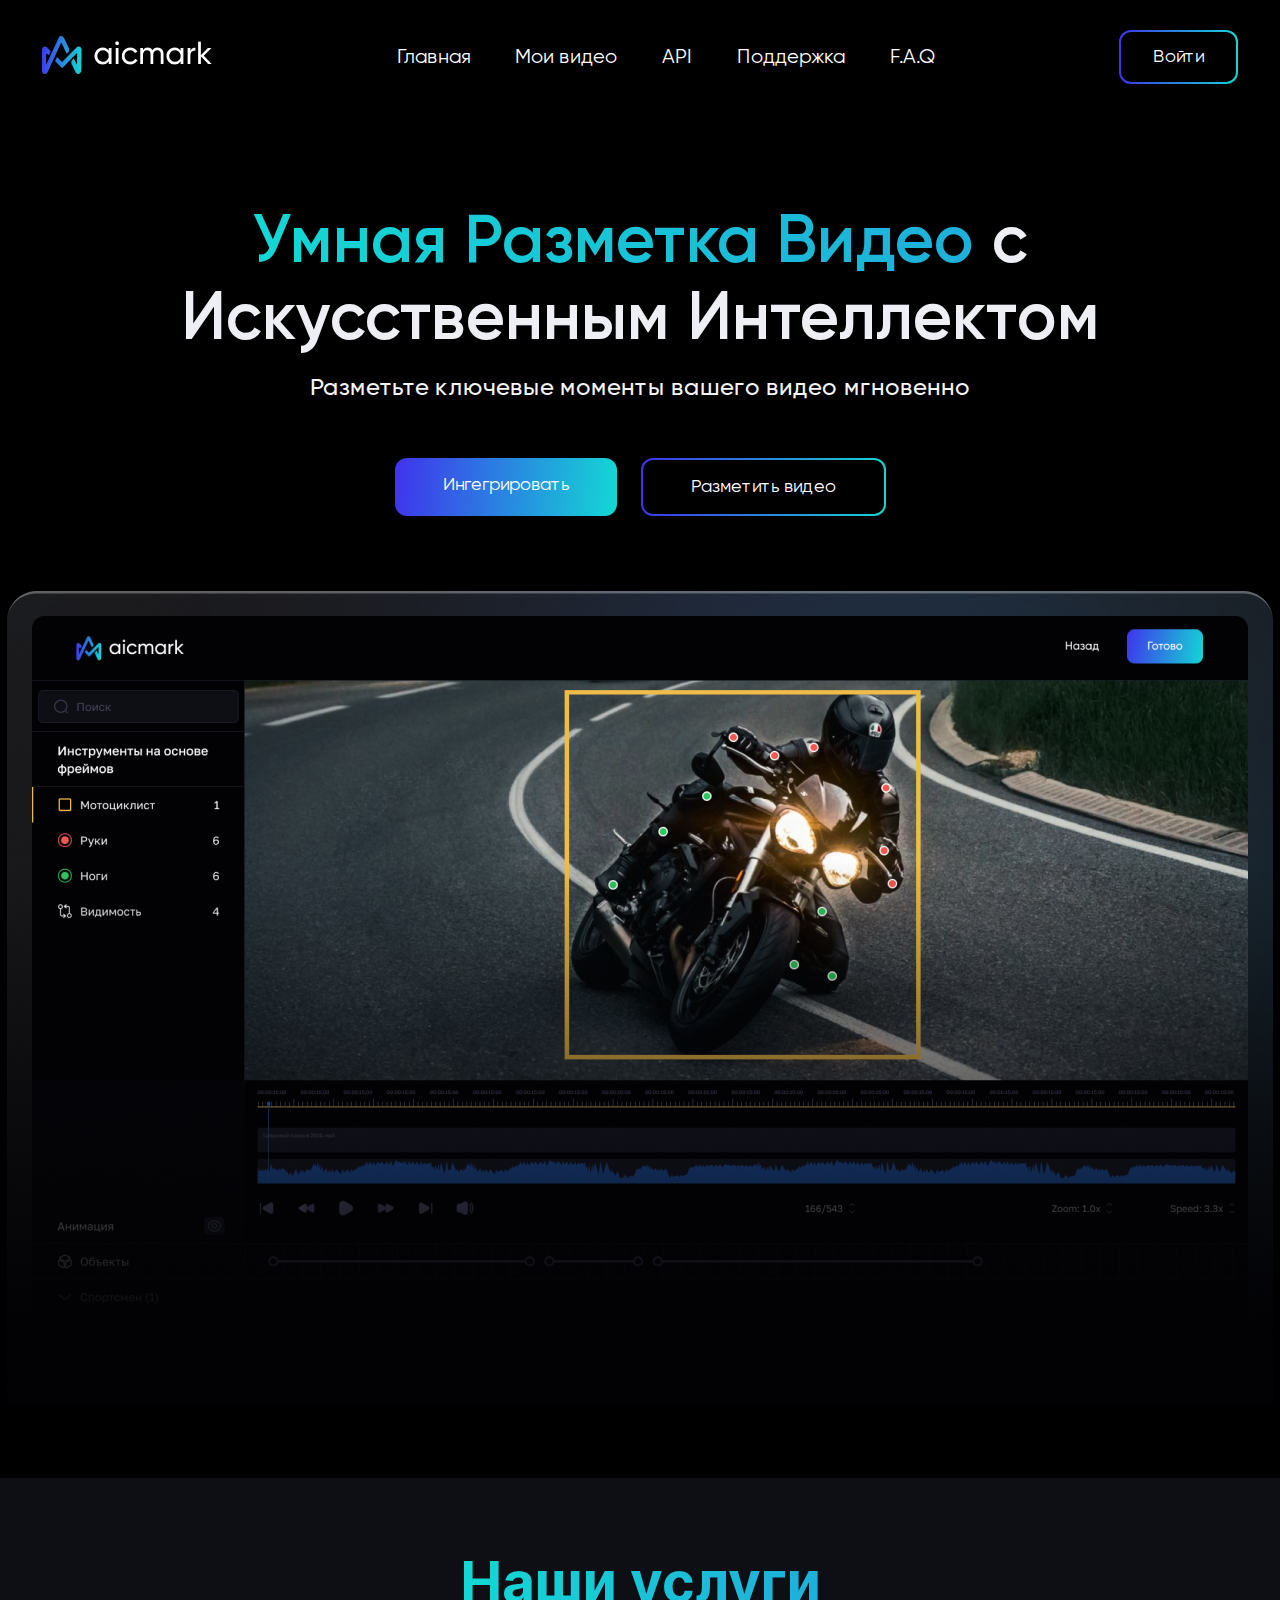
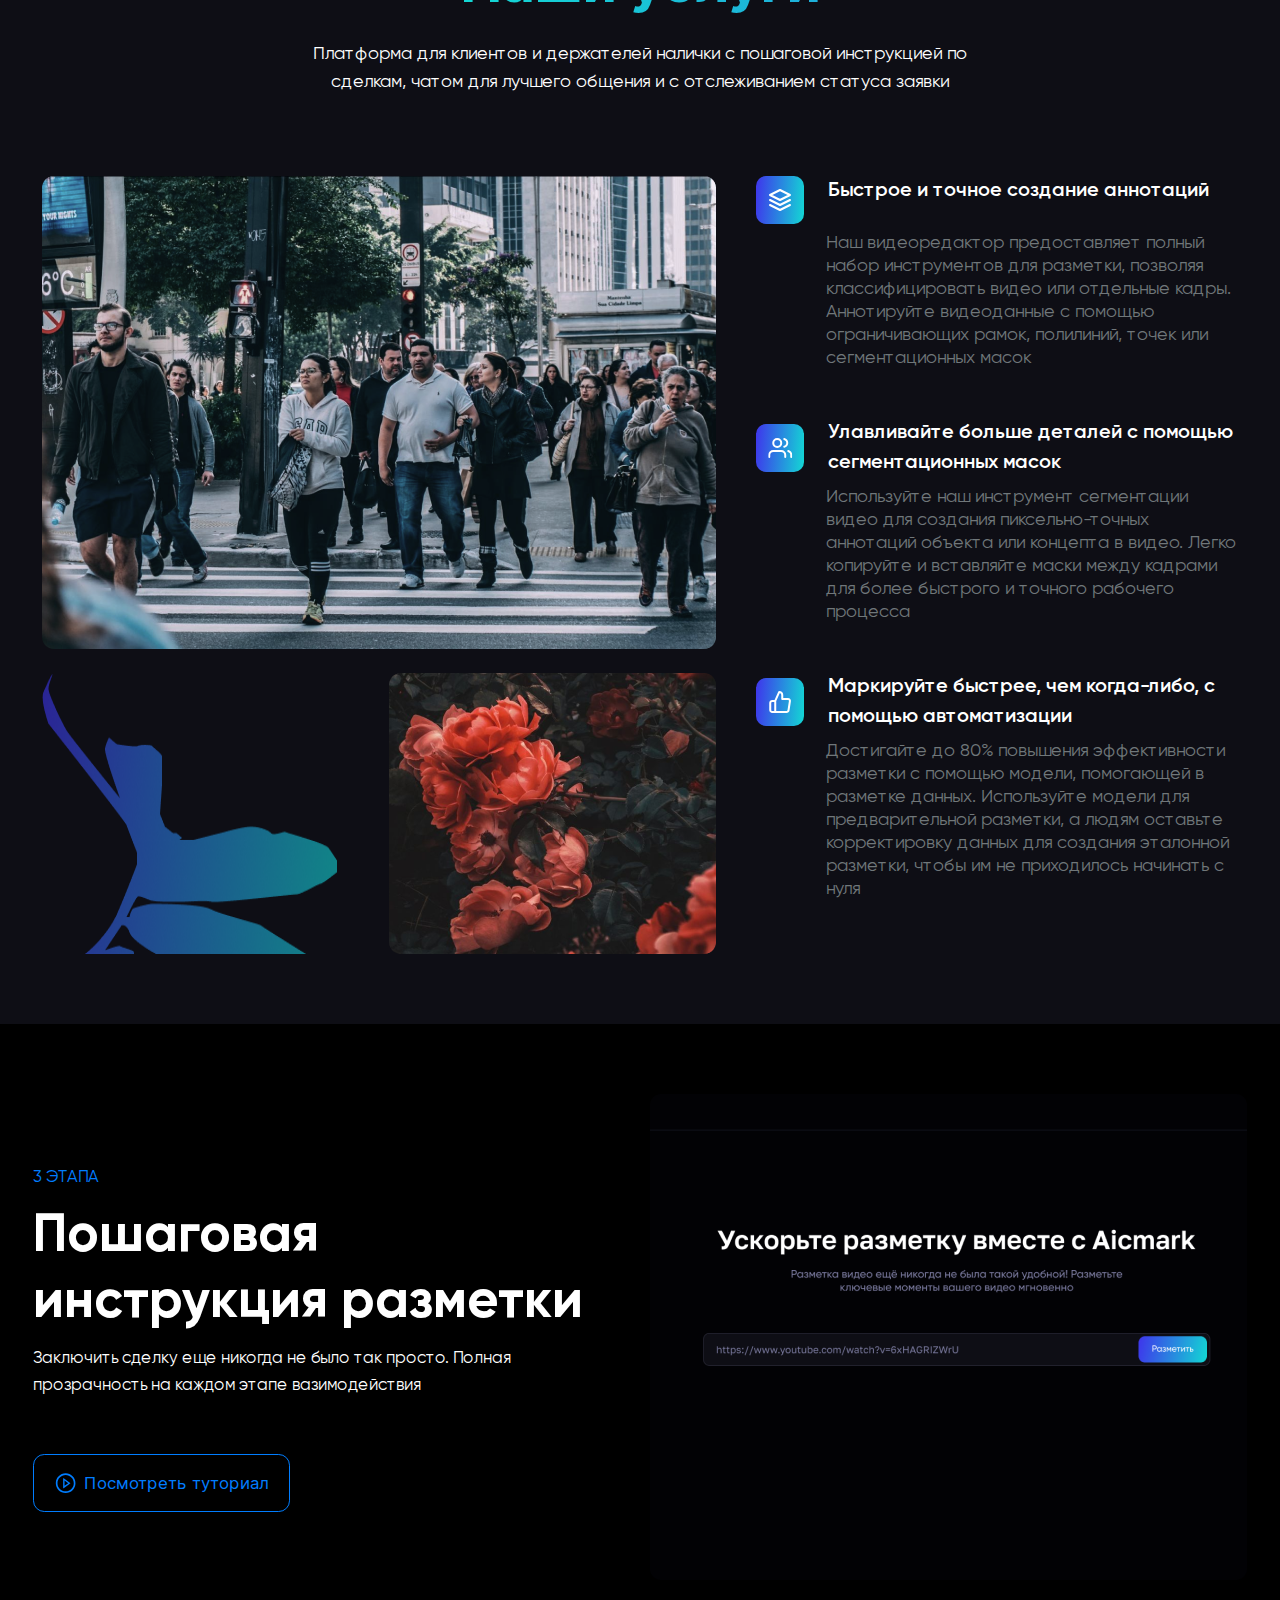
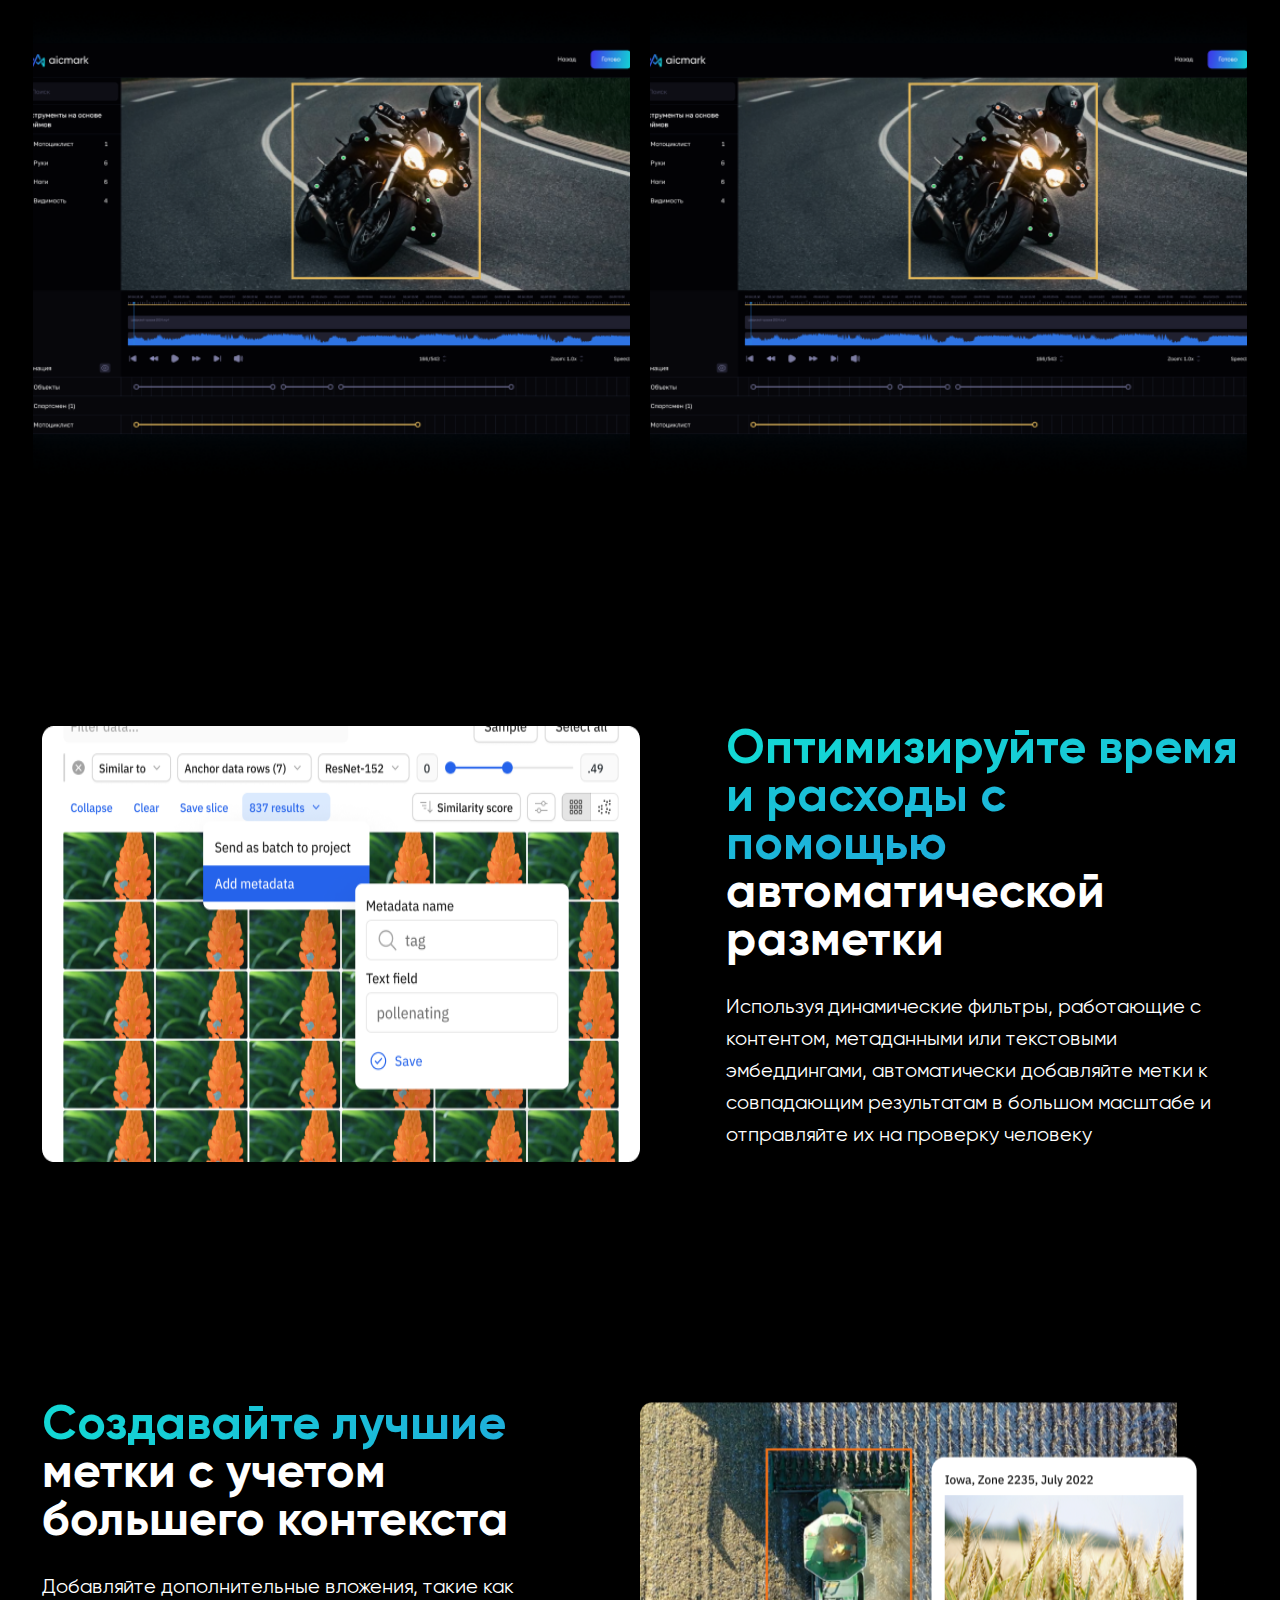
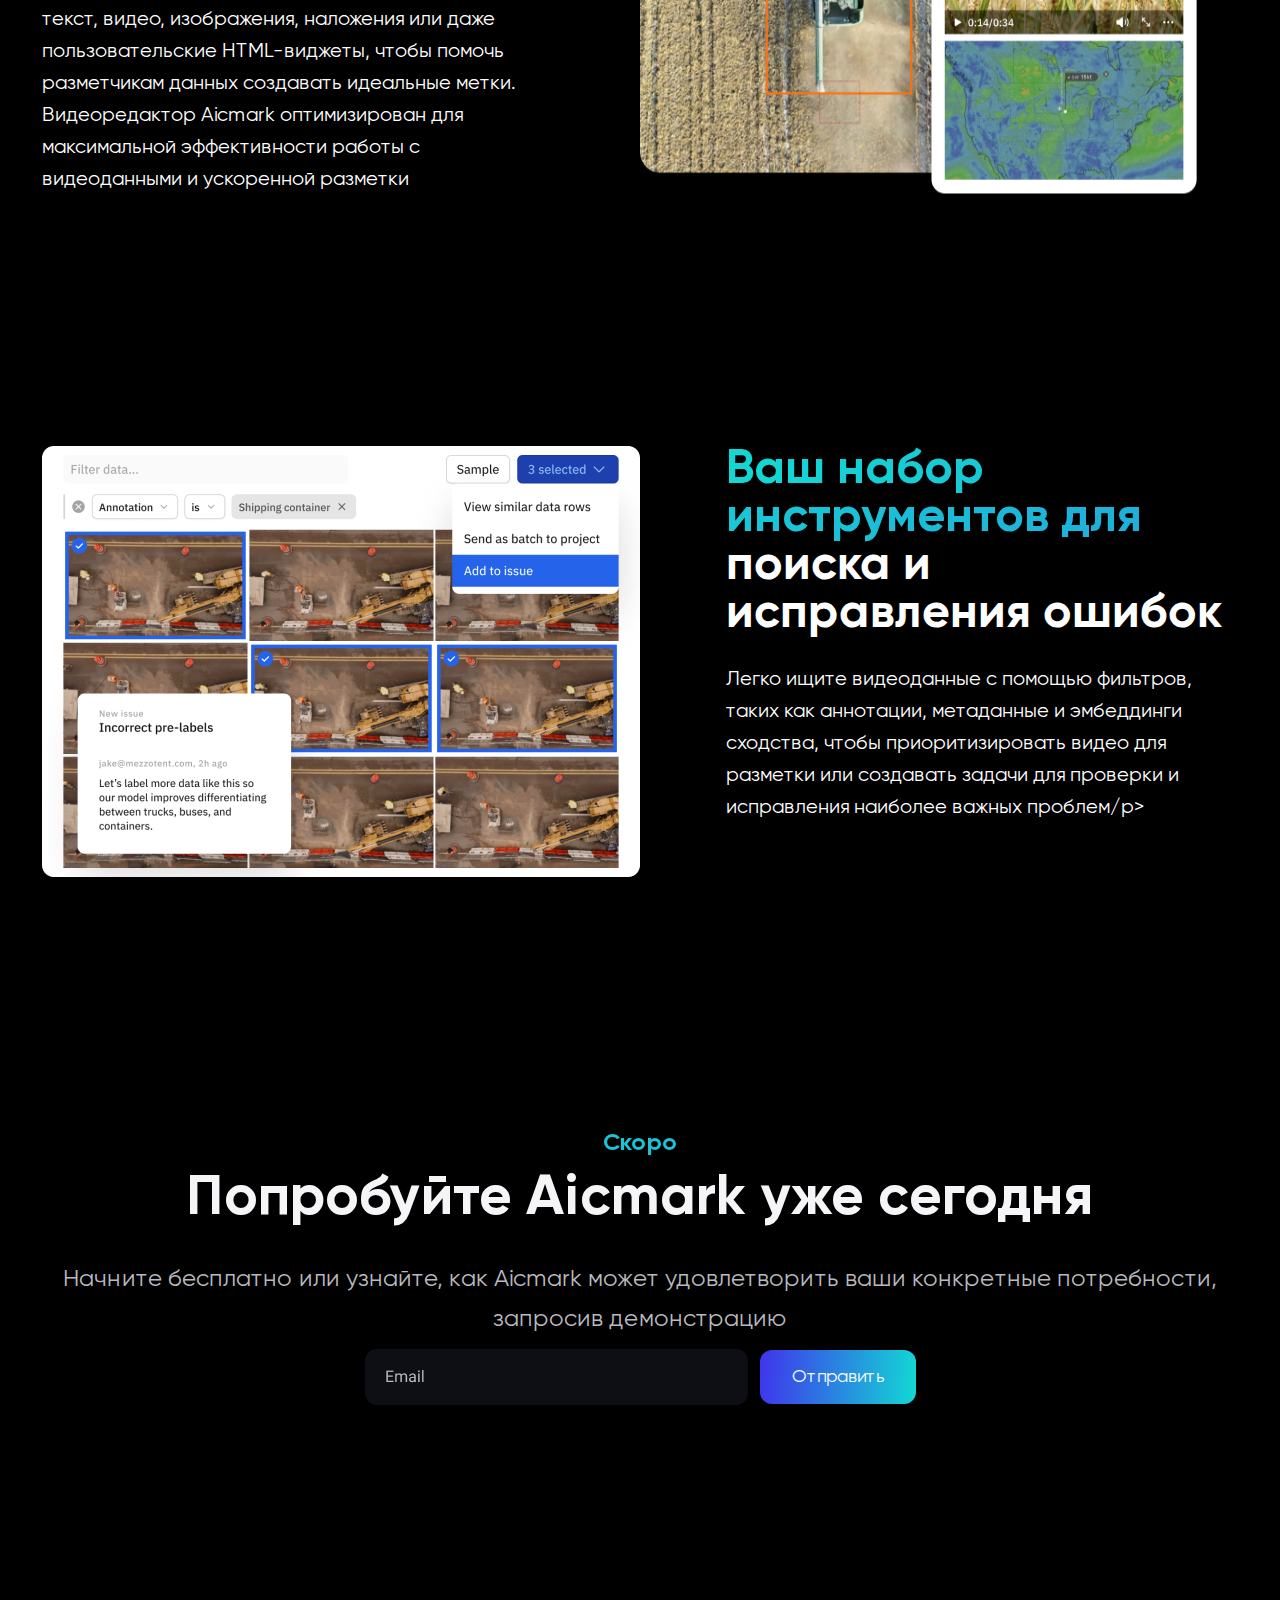
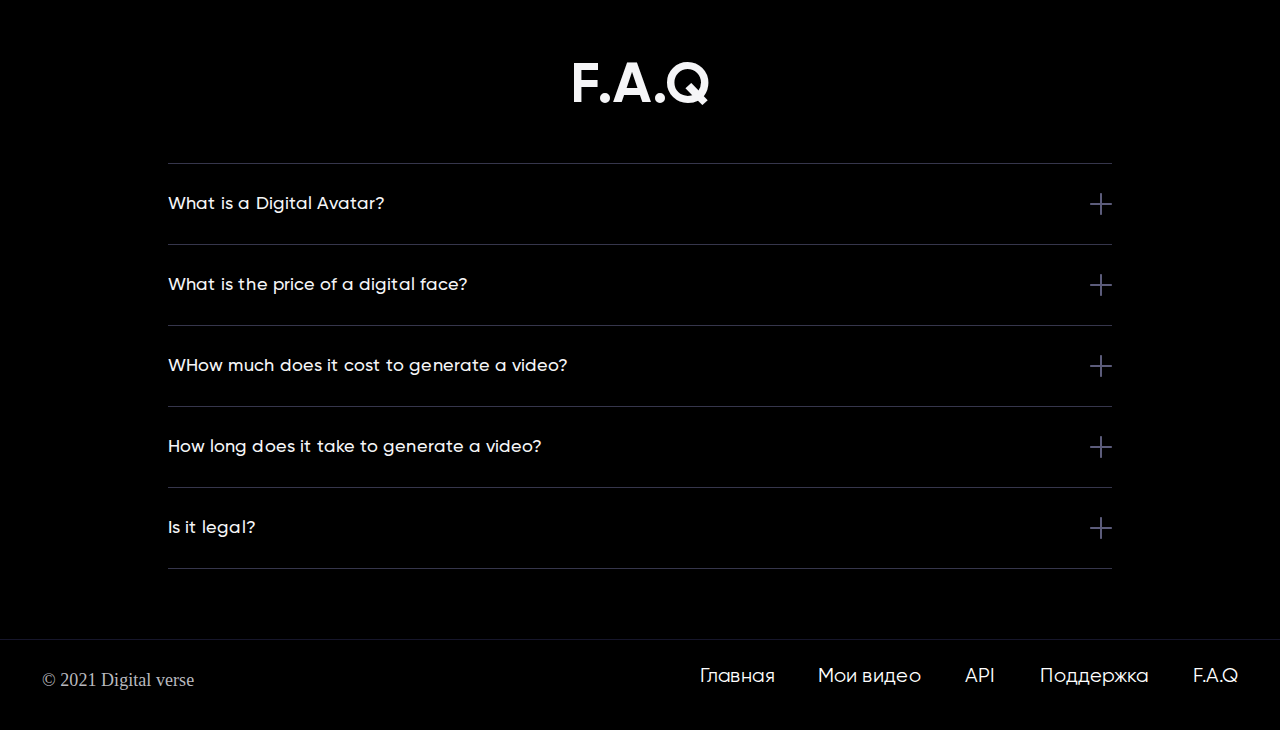
<file: frontend/index.html>
<!DOCTYPE html>
<html lang="en">
<head>
    <link rel="stylesheet" href="Assets/fonts/Gilroy/stylesheet.css">
    <link rel="stylesheet" href="Assets/fonts/Inter/stylesheet.css">
    <link rel="shortcut icon" href="Assets/img/Icons/favicon.svg" type="image/x-icon">
    <link rel="stylesheet" href="css/style.css">
    <meta charset="UTF-8">
    <meta name="viewport" content="width=device-width, initial-scale=1.0">
    <title>Aicmark </title>
</head>
<body>
    <div class="page">
        <header>
            <div class="container">
                <div class="content">
                    <div class="header-position">
                        <div class="logo">
                            <a href="index.html">
                                <img src="Assets/img/logo.png" alt="logo">
                            </a>
                        </div>
                        <div class="header__links">
                            <a href="#">Главная</a>
                            <a href="#">Мои видео</a>
                            <a href="#">API</a>
                            <a href="#">Поддержка</a>
                            <a href="#">F.A.Q</a>
                        </div>
                        <div class="header__button">
                            <a href="Assets/logIn.html">Войти</a>
                        </div>
                    </div>
                </div>
            </div>
        </header>
        <main>
            <div class="container">
                <div class="content">
                    <div class="block__1">
                        <h1 class="block__1__title">
                            <span id="gradient-text">Умная Разметка Видео</span> с <br>
                            Искусственным Интеллектом
                        </h1>
                        <p class="block__1__subtitle">Разметьте ключевые моменты вашего видео мгновенно</p>
                        <div class="block__1__linkPosition">
                            <a id="linkOne" href="#">Ингегрировать</a>
                            <a id="linkTwo" href="#">Разметить видео</a>
                        </div>
                        <div class="block__1__img">
                            <img id="mt75" src="Assets/img/bg_1.png" alt="bg1">
                        </div>
                    </div>
                </div>
            </div>
        </main>
        <section style="background-color: #0E0E15;">
            <div class="container">
                <div class="content">
                    <div class="block__2">
                        <h2 class="block__2__title" id="gradient-text">Наши услуги</h2>
                        <p class="block__2__subtitle">Платформа для клиентов и держателей налички с пошаговой инструкцией по <br> сделкам, чатом для лучшего общения и с отслеживанием статуса заявки</p>
                        <div class="block__2__position">
                            <div  class="block__2__img">
                                <img id="mb20" src="Assets/img/image_1.png" alt="Assets/img/image_1">
                                <div class="block__2__imgPos">
                                    <img src="Assets/img/image_2.png" alt="Assets/img/image_2">
                                    <img src="Assets/img/image_3.png" alt="Assets/img/image_3">
                                </div>
                            </div>
                            <div class="block__2__content">
                                <div class="block__2__text">
                                    <div class="icons">
                                        <img src="Assets/img/Icons/icon__1.svg" alt="Assets/img/Icons/icon__1">
                                        <h4>Быстрое и точное создание аннотаций</h4>
                                    </div>
                                    <p>Наш видеоредактор предоставляет полный  набор инструментов для разметки, позволяя  классифицировать видео или отдельные кадры. Аннотируйте видеоданные с помощью ограничивающих рамок, полилиний, точек или сегментационных масок</p>
                                </div>
                                <div class="block__2__text">
                                    <div class="icons">
                                        <img src="Assets/img/Icons/icon__2.svg" alt="Assets/img/Icons/icon__2">
                                        <h4>Улавливайте больше деталей с помощью <br> сегментационных масок</h4>
                                    </div>
                                    <p>Используйте наш инструмент сегментации видео для создания пиксельно-точных аннотаций  объекта или концепта в видео. Легко копируйте и  вставляйте маски между кадрами для более  быстрого и точного рабочего процесса</p>
                                </div>
                                <div class="block__2__text">
                                    <div class="icons">
                                        <img src="Assets/img/Icons/icon__3.svg" alt="Assets/img/Icons/icon__3">
                                        <h4>Маркируйте быстрее, чем когда-либо, с <br> помощью автоматизации</h4>
                                    </div>
                                    <p>Достигайте до 80% повышения эффективности  разметки с помощью модели, помогающей в   разметке данных. Используйте модели для  предварительной разметки, а людям оставьте  корректировку данных для создания эталонной  разметки, чтобы им не приходилось начинать с  нуля</p>
                                </div>
                            </div>
                        </div>
                    </div>
                </div>
            </div>
        </section>
        <section>
            <div class="container">
                <div class="content">
                    <div class="block__3">
                        <div class="block__3__position">
                            <div class="layout">
                                <div class="div1">
                                    <h6>3 этапа </h6>
                                    <h3 class="title">Пошаговая <br> инструкция разметки</h3>
                                    <p>Заключить сделку еще никогда не было так просто. Полная <br> прозрачность на каждом этапе вазимодействия</p>
                                    <a href="#">
                                        <img src="Assets/img/Icons/AiOutlinePlayCircle.svg" alt="">
                                        <p>Посмотреть туториал</p>
                                    </a>
                                </div>
                                <div class="div2"></div>
                                <div class="div3"></div>
                                <div class="div4"></div>
                              </div>
                        </div>
                        <div class="card">
                            <img src="Assets/img/image_6.png" alt="Assets/img/image_6">
                            <div class="card__text">
                                <h3><span id="gradient-text">Оптимизируйте время <br> и расходы с помощью</span> <br> автоматической <br> разметки</h3>
                                <p>Используя динамические фильтры, работающие с контентом, метаданными или текстовыми эмбеддингами, автоматически добавляйте метки к совпадающим результатам в большом масштабе и отправляйте их на проверку человеку</p>
                            </div>
                        </div>
                        <div class="card2">
                            <img src="Assets/img/image_7.png" alt="Assets/img/image_7">
                            <div class="card__text">
                                <h3><span id="gradient-text">Создавайте лучшие</span> <br> метки с учетом большего контекста</h3>
                                <p>Добавляйте дополнительные вложения, такие как текст, видео, изображения, наложения или даже пользовательские HTML-виджеты, чтобы помочь разметчикам данных создавать идеальные метки. Видеоредактор Aicmark оптимизирован для максимальной эффективности работы с видеоданными и ускоренной разметки</p>
                            </div>
                        </div>
                        <div class="card">
                            <img src="Assets/img/image_8.png" alt="Assets/img/image_8">
                            <div class="card__text">
                                <h3><span id="gradient-text">Ваш набор <br> инструментов для</span> поиска и исправления ошибок</h3>
                                <p>Легко ищите видеоданные с помощью фильтров, таких как аннотации, метаданные и эмбеддинги сходства, чтобы приоритизировать видео для разметки или создавать задачи для проверки и исправления наиболее важных проблем/p>
                            </div>
                        </div>
                        <div class="mail">
                            <h5 class="mail__title" id="gradient-text">Скоро</h5>
                            <p class="mail__subtitle">Попробуйте Aicmark уже сегодня</p>
                            <p class="mail__text">Начните бесплатно или узнайте, как Aicmark может удовлетворить ваши конкретные потребности, запросив демонстрацию</p>
                            <div class="mail__link">
                                <img src="Assets/img/Inputs.png" alt="Assets/img/Inputs">
                                <a href="#" id="linkOne">Отправить</a>
                            </div>
                        </div>

                        <div class="question">
                            <h3>F.A.Q</h3>
                            <div class="hr"></div>
                            <div class="question__pos">
                                <p id="killMargin" class="question__q">What is a Digital Avatar?</p>
                                <img src="Assets/img/Icons/plus.svg" alt="Assets/img/Icons/plus">
                            </div>
                            <div class="hr"></div>
                            <div class="question__pos">
                                <p id="killMargin" class="question__q">What is the price of a digital face?</p>
                                <img src="Assets/img/Icons/plus.svg" alt="Assets/img/Icons/plus">
                            </div>
                            <div class="hr"></div>
                            <div class="question__pos">
                                <p id="killMargin" class="question__q">WHow much does it cost to generate a video?</p>
                                <img src="Assets/img/Icons/plus.svg" alt="Assets/img/Icons/plus">
                            </div>
                            <div class="hr"></div>
                             <div class="question__pos">
                                <p id="killMargin" class="question__q">How long does it take to generate a video?</p>
                                <img src="Assets/img/Icons/plus.svg" alt="Assets/img/Icons/plus">
                            </div>
                            <div class="hr"></div>
                             <div class="question__pos">
                                <p id="killMargin" class="question__q">Is it legal?</p>
                                <img src="Assets/img/Icons/plus.svg" alt="Assets/img/Icons/plus">
                            </div>
                            <div class="hr"></div>
                        </div>
                    </div>
                </div>
            </div>
        </section>
        <footer>
            <div class="container">
                <div class="content">
                    <div class="footer__position">
                        <div class="copyright">
                            <p>© 2021 Digital verse</p>
                        </div>
                        <div class="footer__links">
                            <a href="#">Главная</a>
                            <a href="#">Мои видео</a>
                            <a href="#">API</a>
                            <a href="#">Поддержка</a>
                            <a href="#">F.A.Q</a>
                        </div>
                    </div>
                </div>
            </div>
        </footer>
    </div>

    <script src="js/script.js"></script>
</body>
</html>
</file>
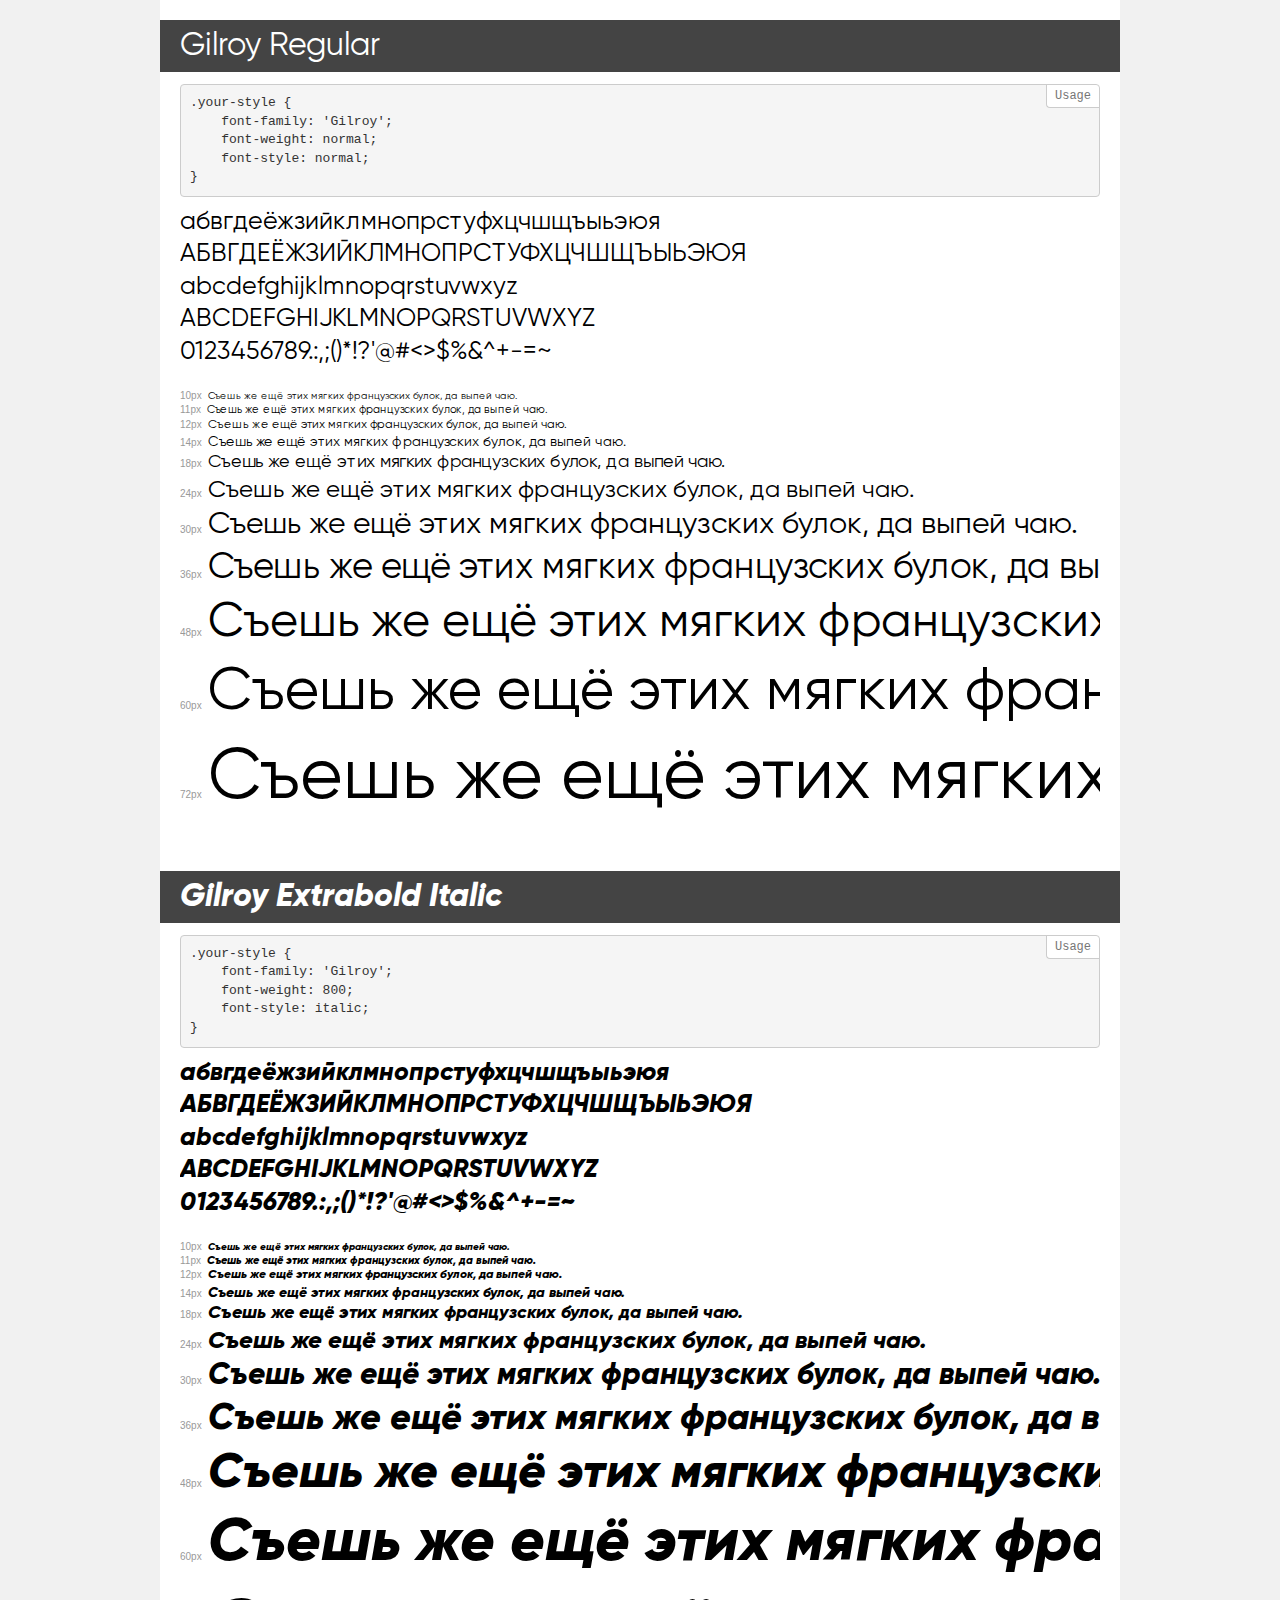
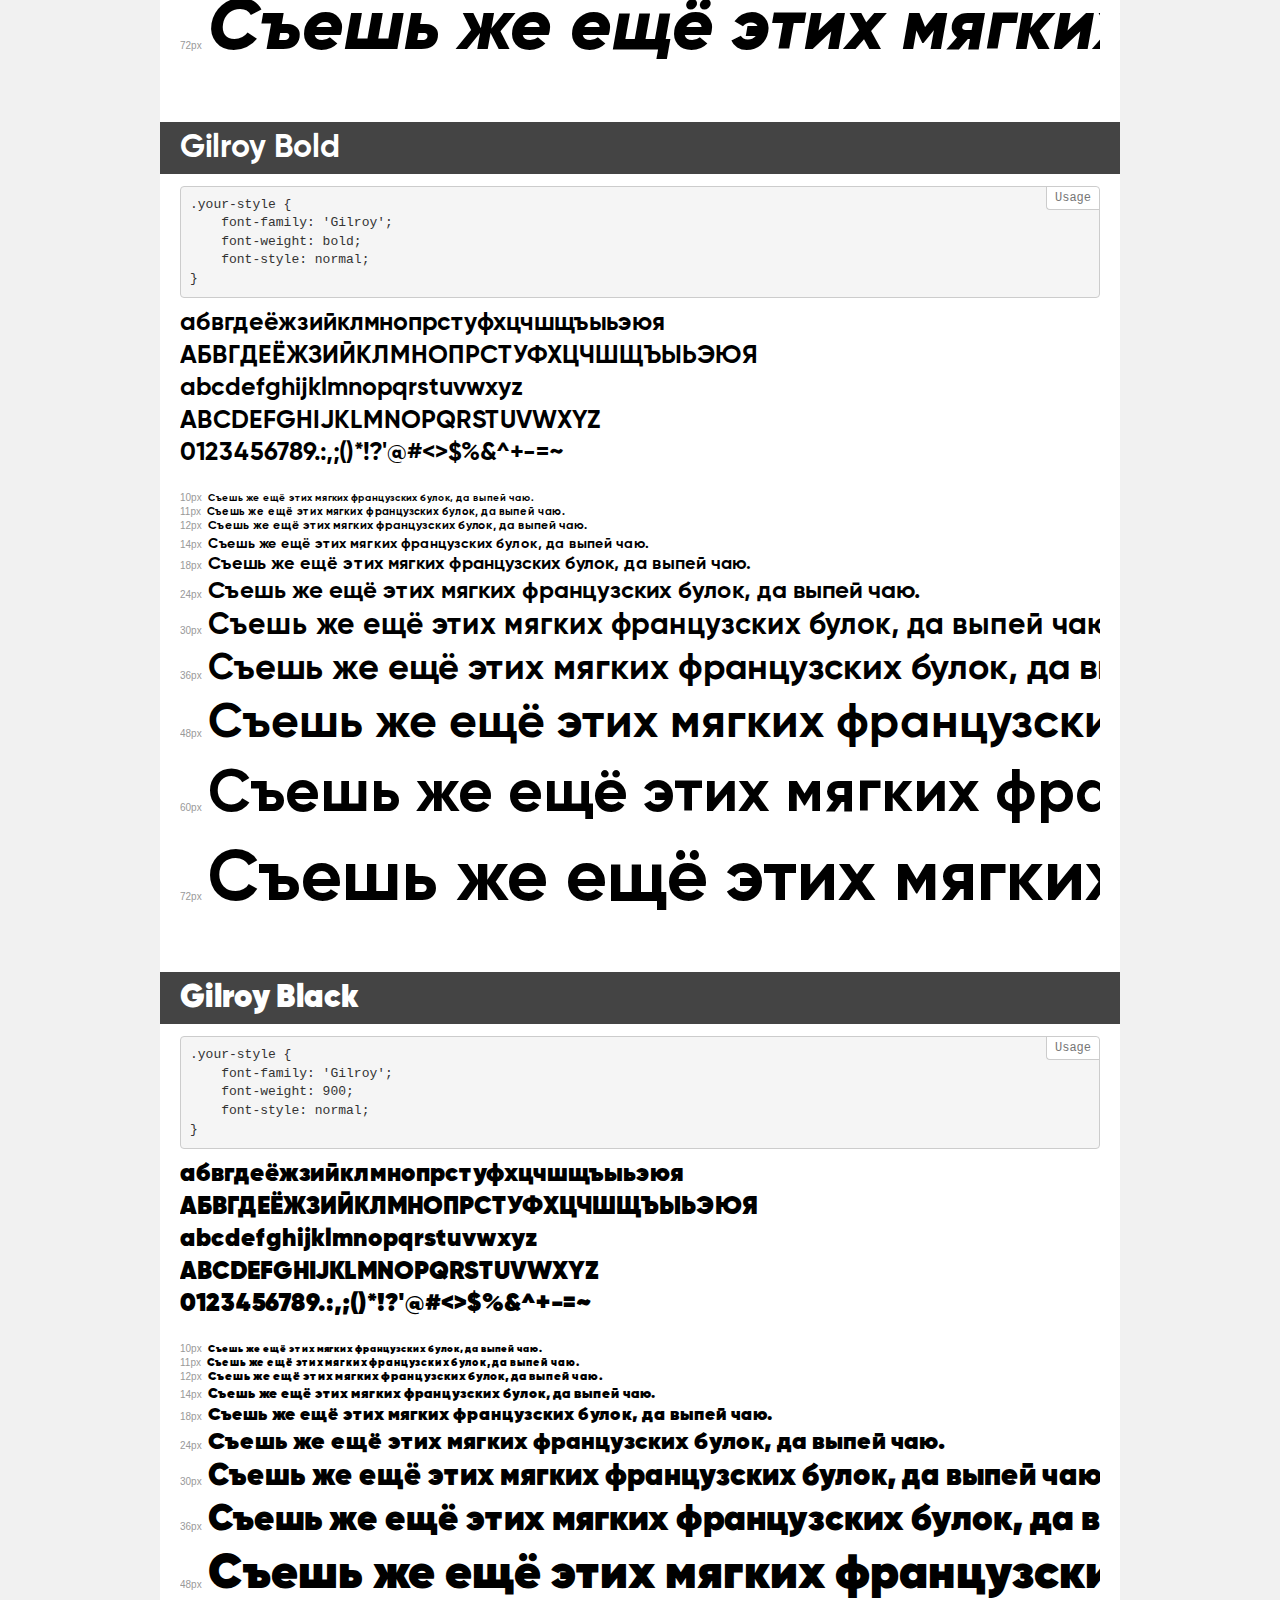
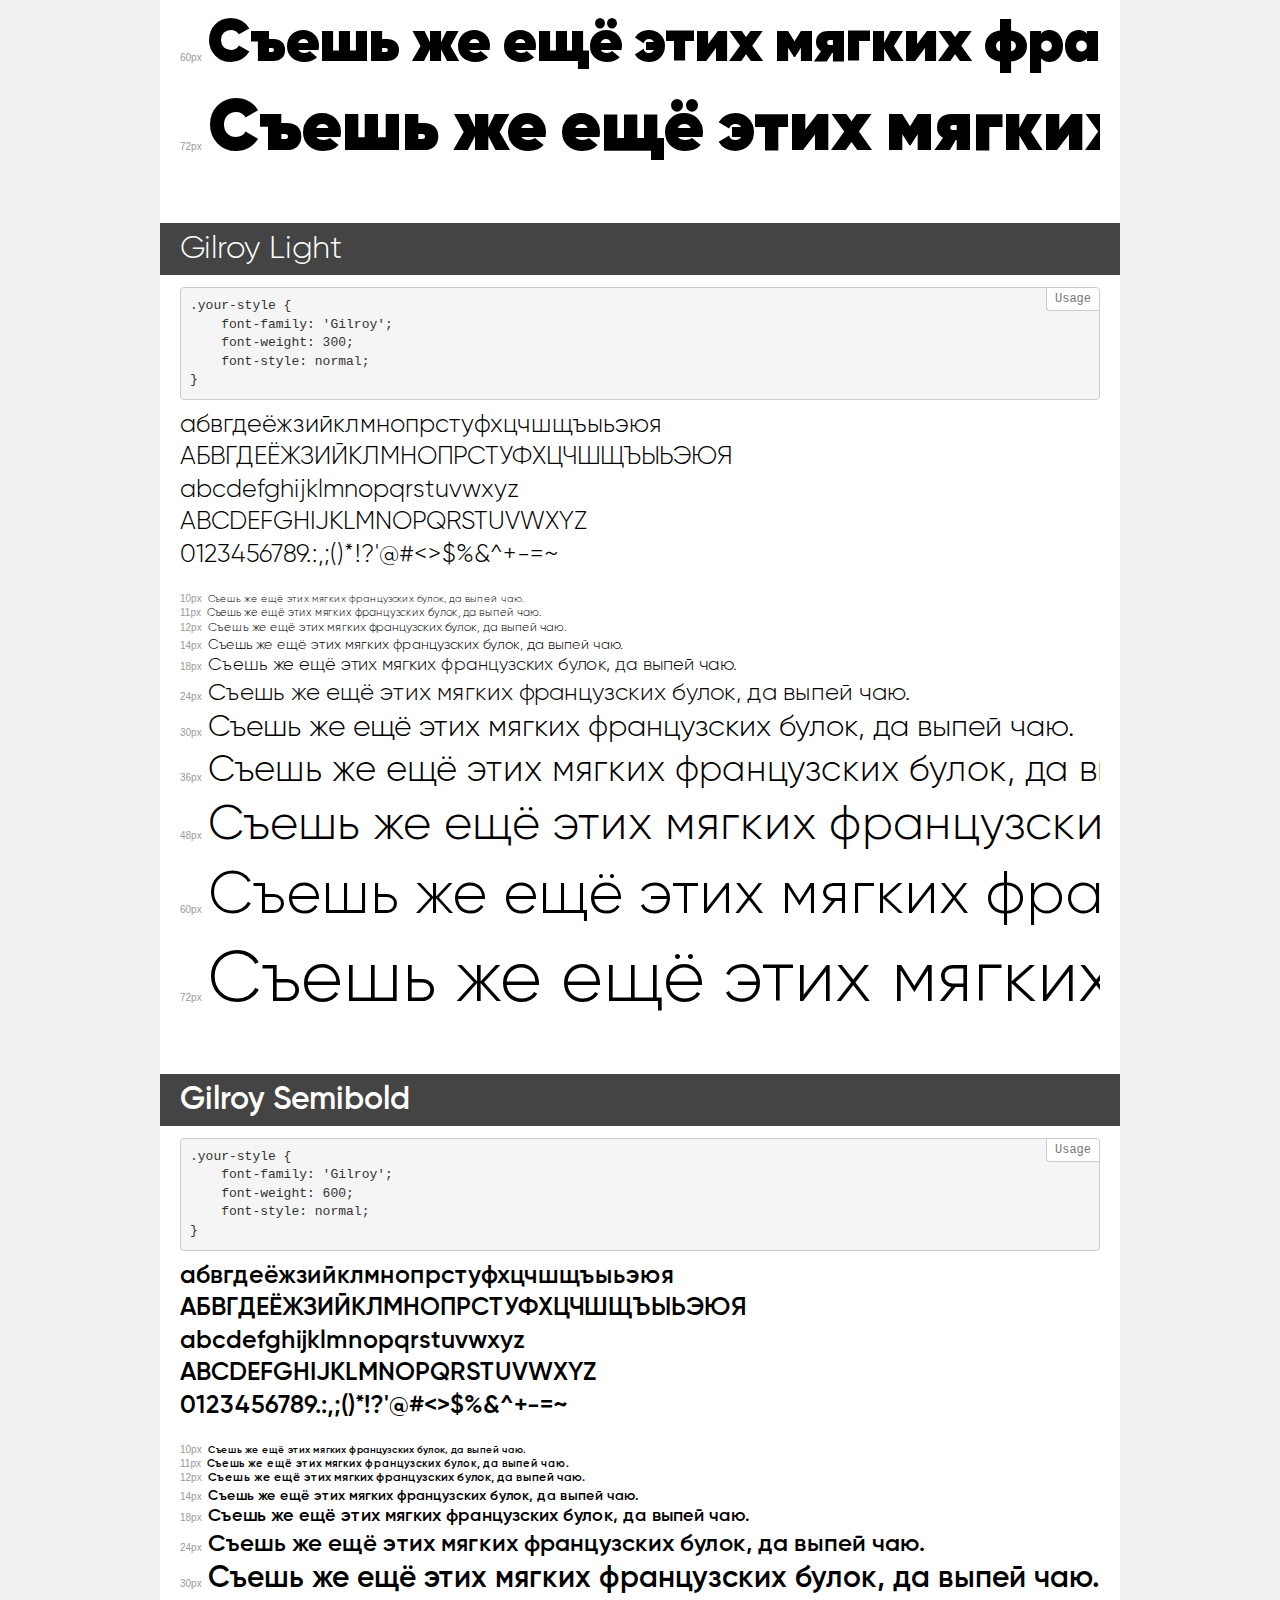
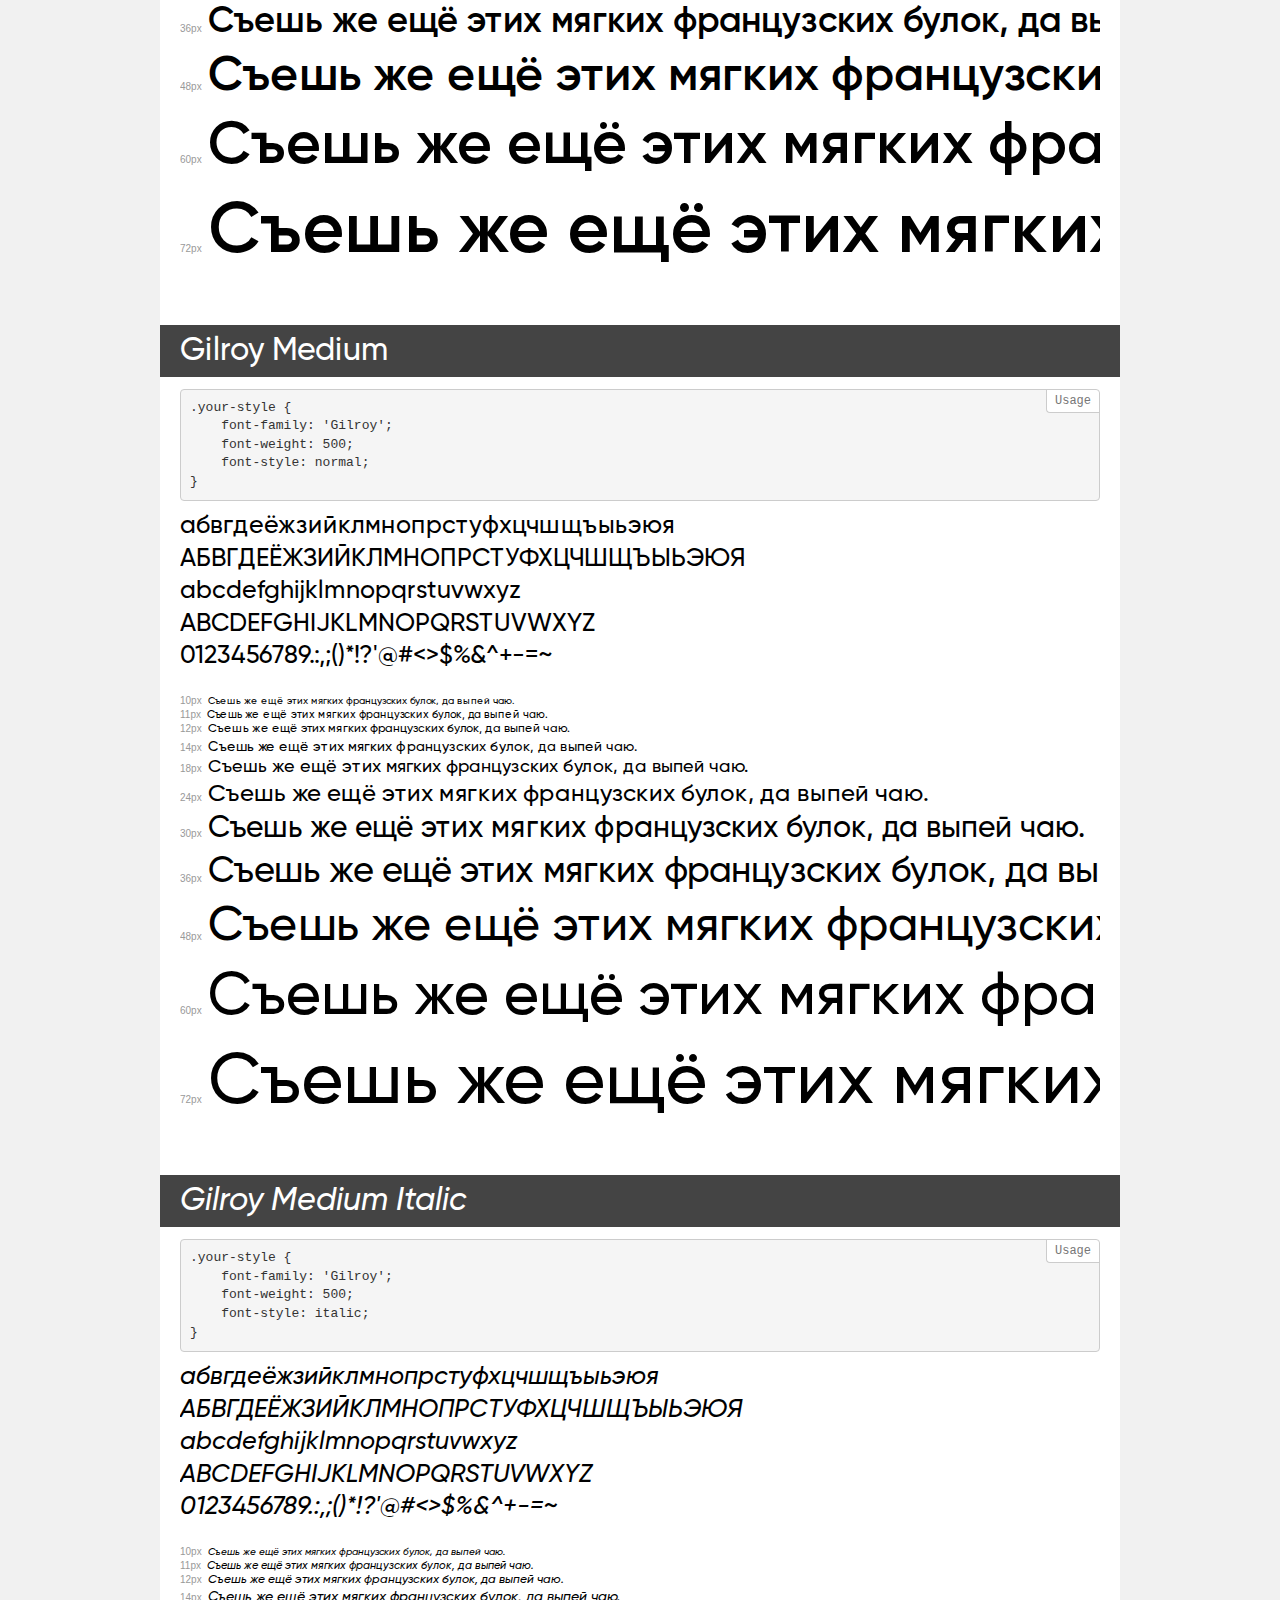
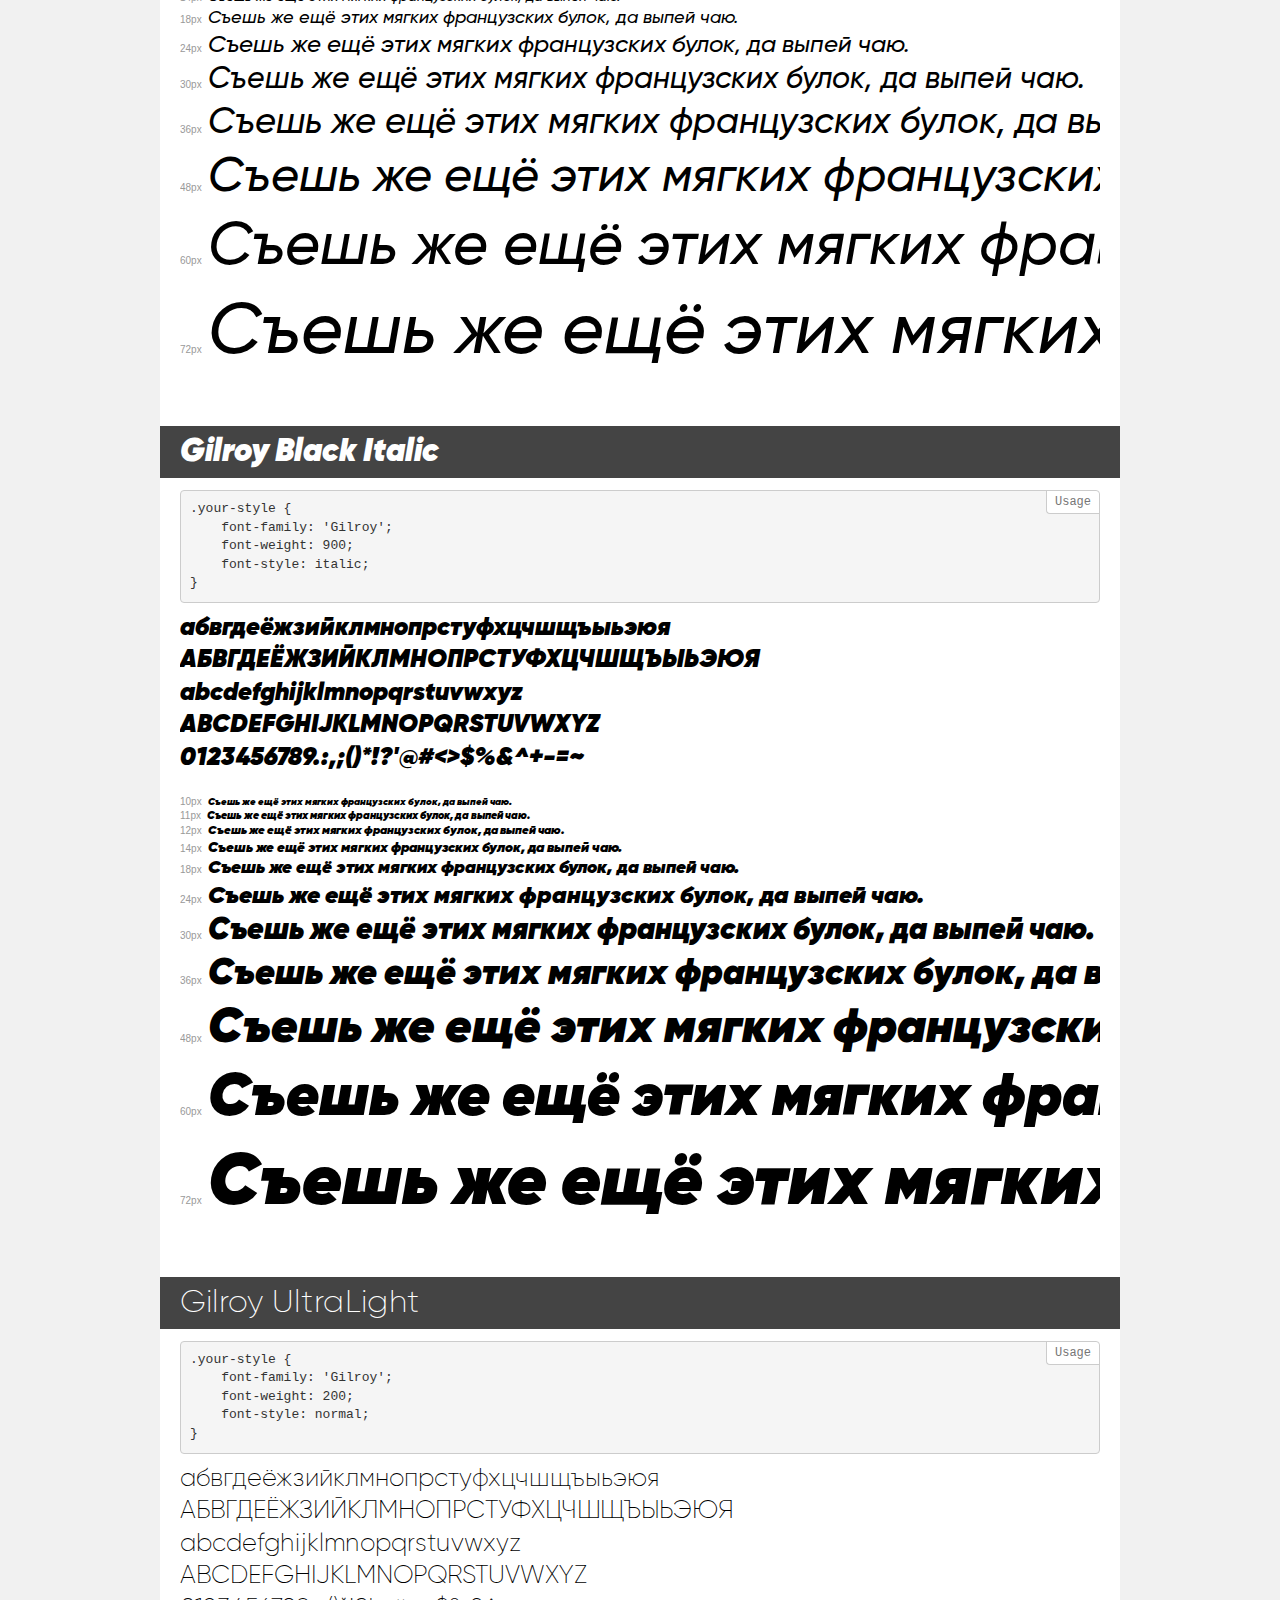
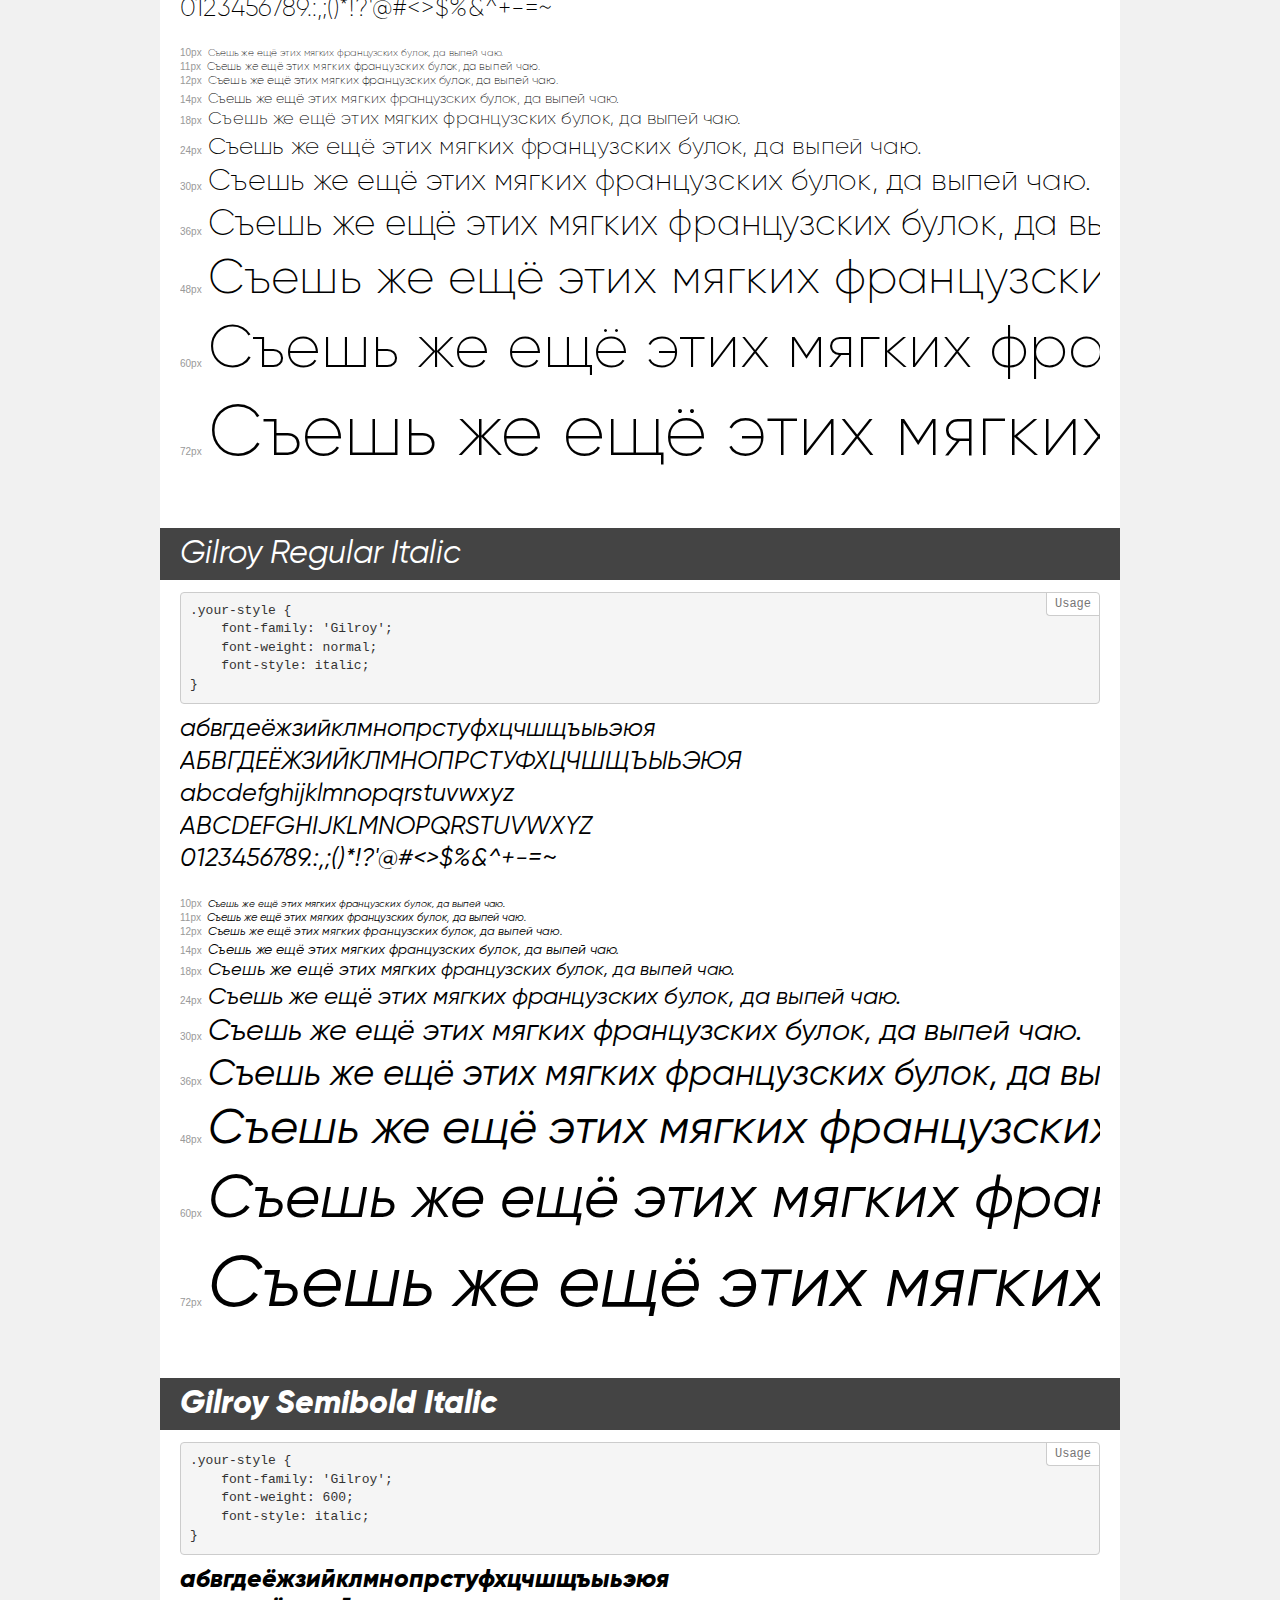
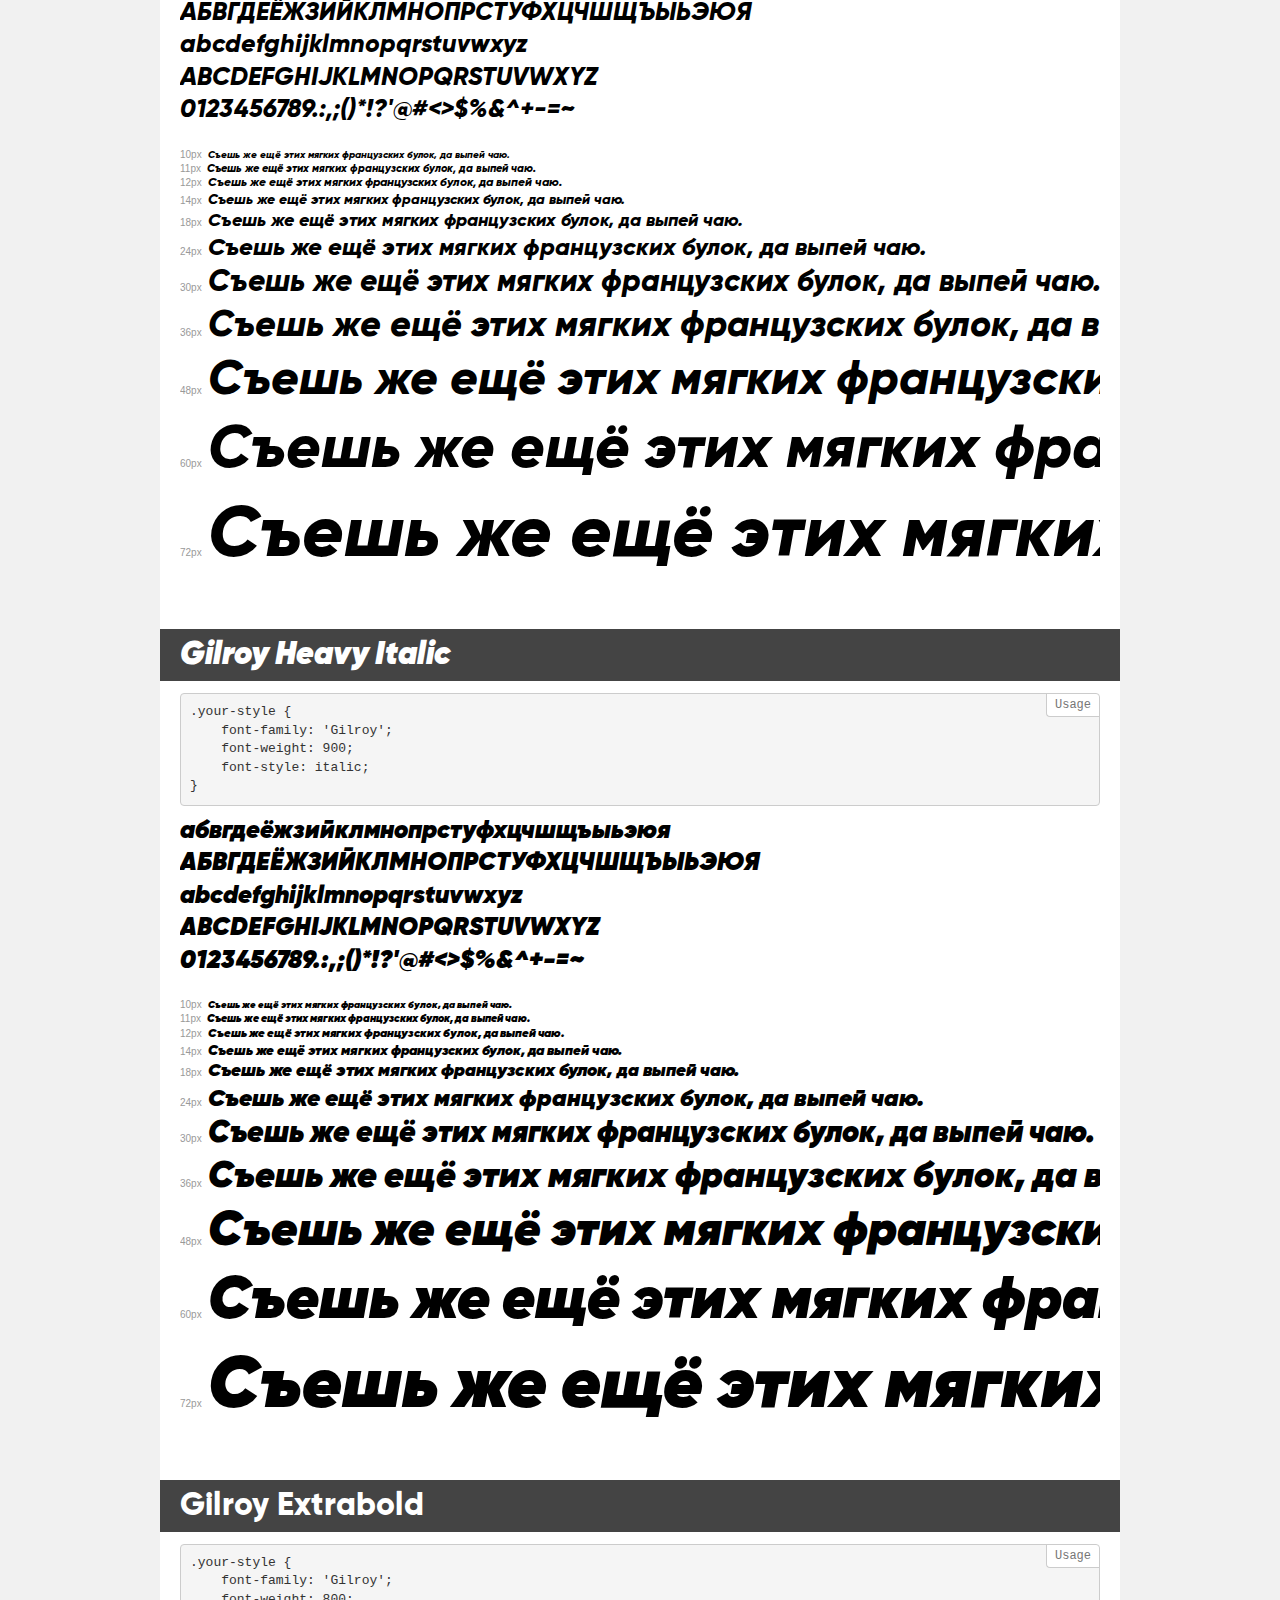
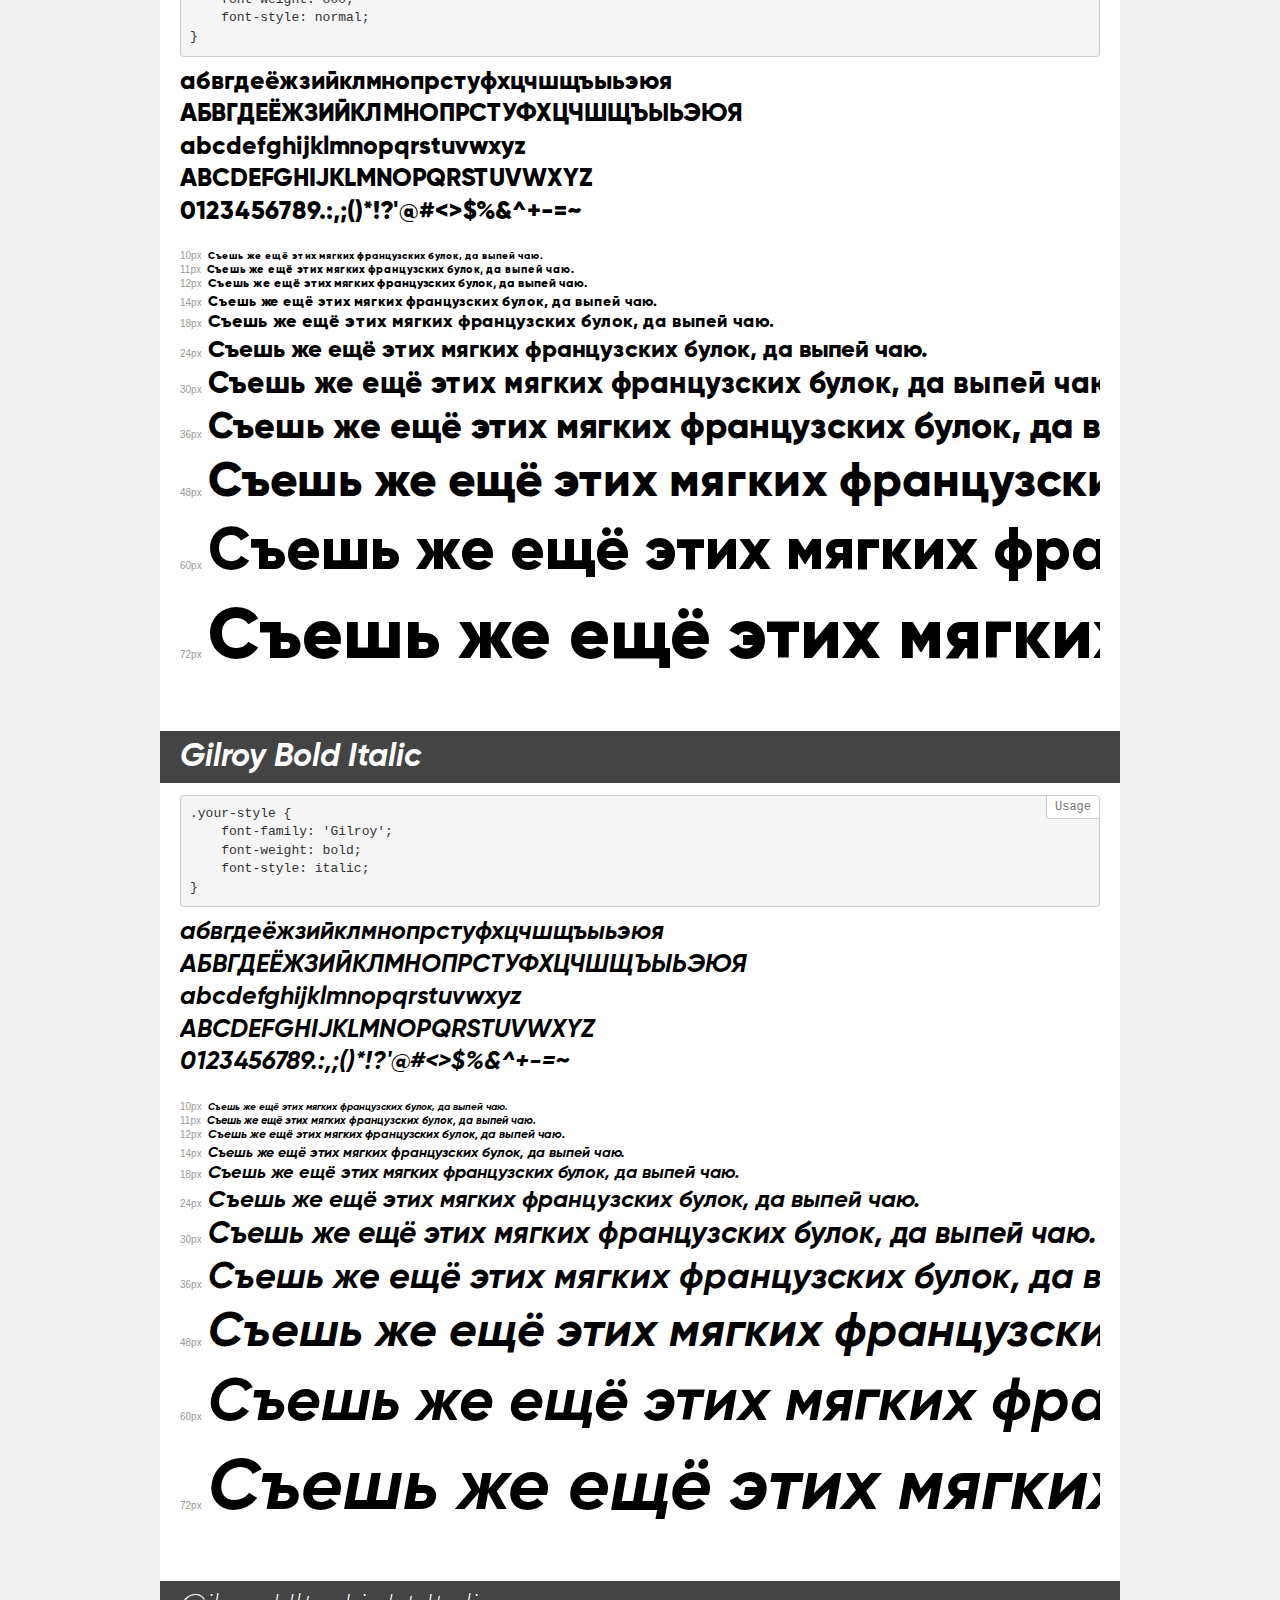
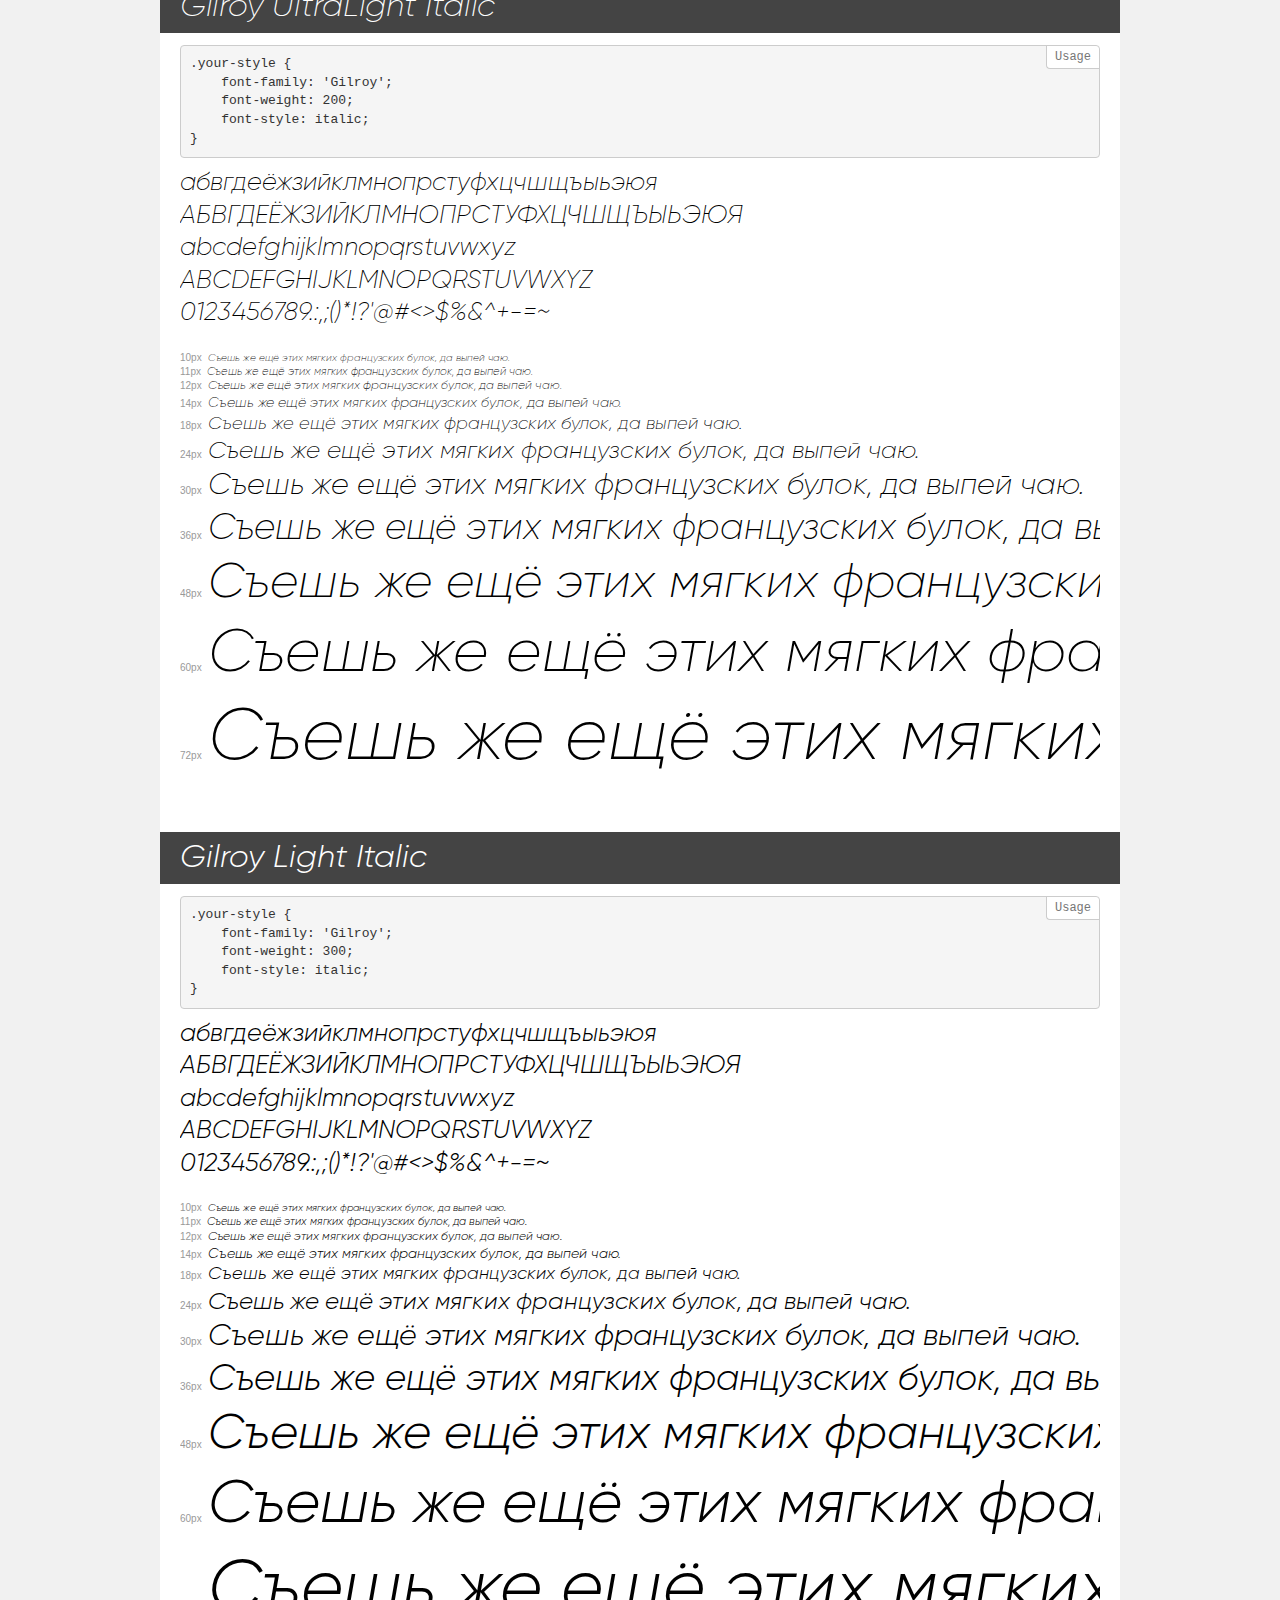
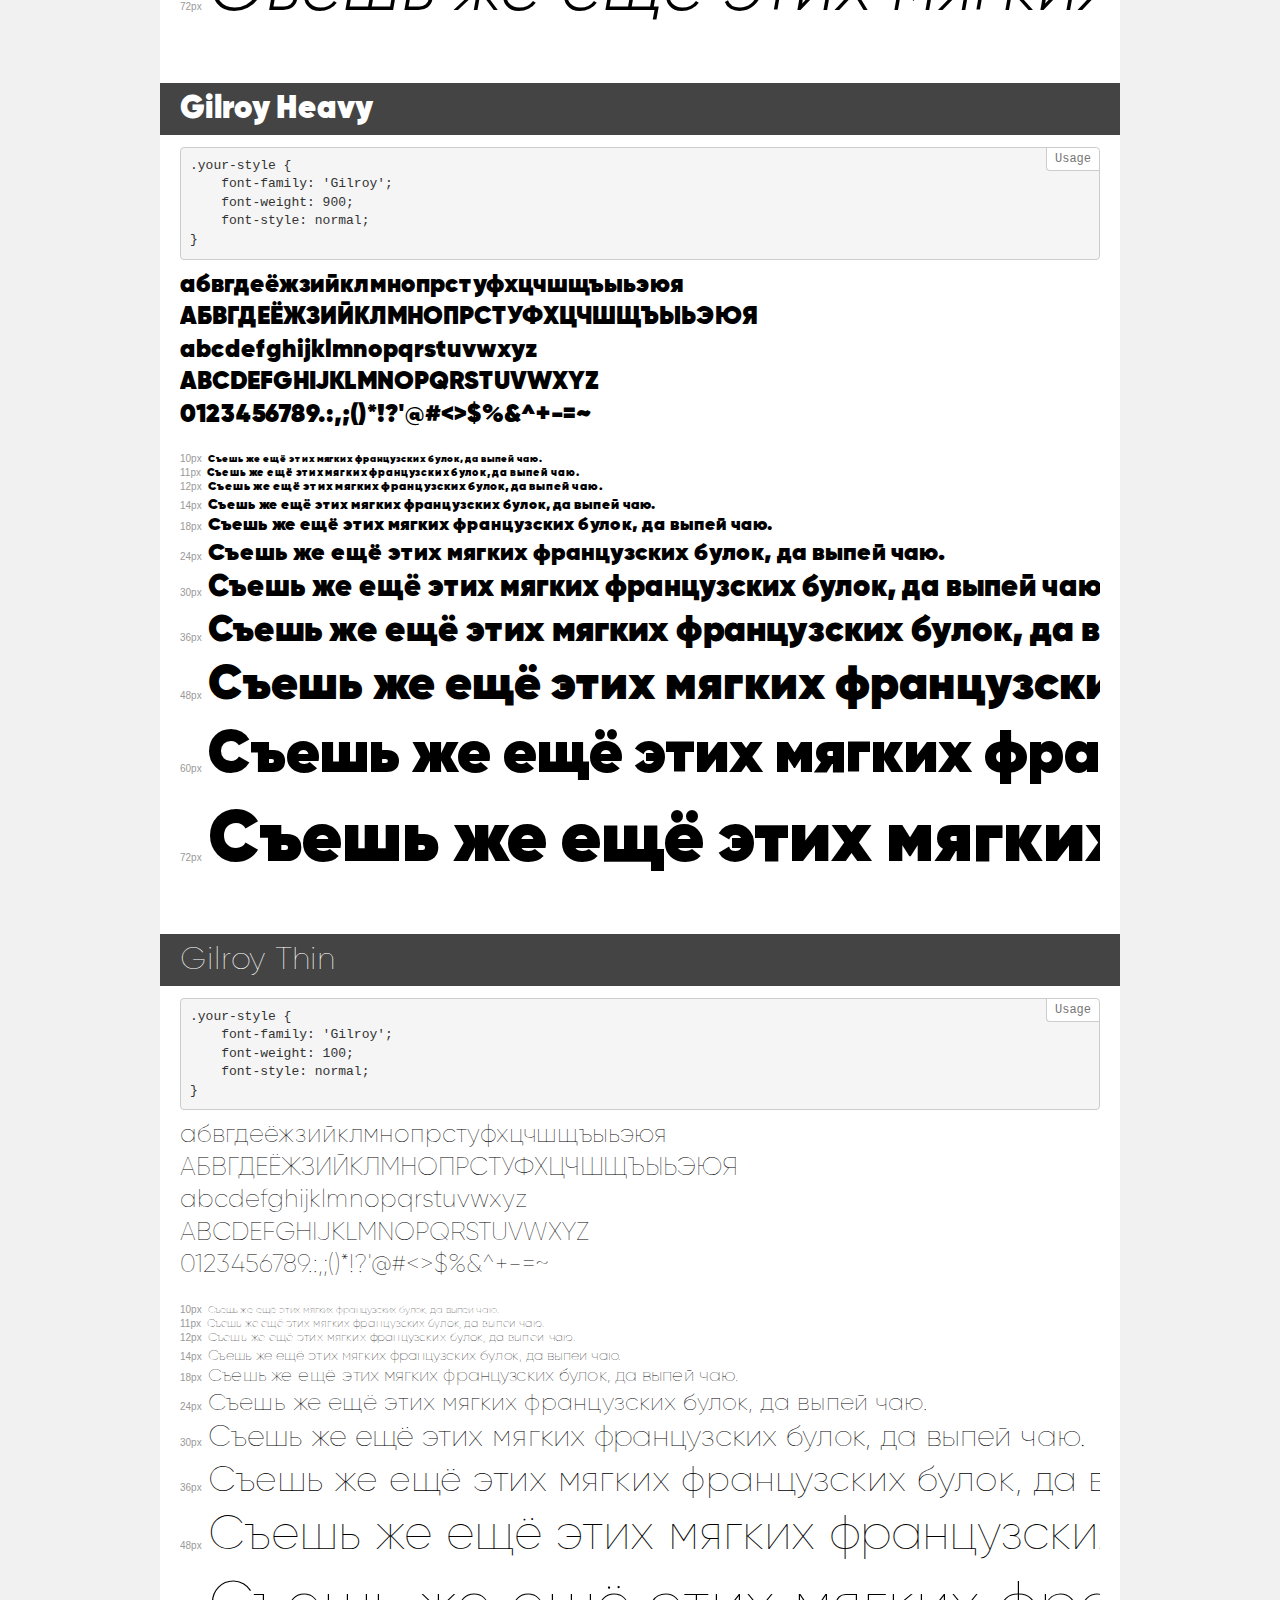
<file: frontend/Assets/fonts/Gilroy/demo.html>
<!DOCTYPE html>
<html>
<head>
    <meta charset="utf-8">
    <meta http-equiv="X-UA-Compatible" content="IE=edge">
    <meta name="viewport" content="width=device-width, initial-scale=1">
    <meta name="robots" content="noindex, noarchive">
    <meta name="format-detection" content="telephone=no">
    <title>Transfonter demo</title>
    <link href="stylesheet.css" rel="stylesheet">
    <style>
        /*
        http://meyerweb.com/eric/tools/css/reset/
        v2.0 | 20110126
        License: none (public domain)
        */
        html, body, div, span, applet, object, iframe,
        h1, h2, h3, h4, h5, h6, p, blockquote, pre,
        a, abbr, acronym, address, big, cite, code,
        del, dfn, em, img, ins, kbd, q, s, samp,
        small, strike, strong, sub, sup, tt, var,
        b, u, i, center,
        dl, dt, dd, ol, ul, li,
        fieldset, form, label, legend,
        table, caption, tbody, tfoot, thead, tr, th, td,
        article, aside, canvas, details, embed,
        figure, figcaption, footer, header, hgroup,
        menu, nav, output, ruby, section, summary,
        time, mark, audio, video {
            margin: 0;
            padding: 0;
            border: 0;
            font-size: 100%;
            font: inherit;
            vertical-align: baseline;
        }
        /* HTML5 display-role reset for older browsers */
        article, aside, details, figcaption, figure,
        footer, header, hgroup, menu, nav, section {
            display: block;
        }
        body {
            line-height: 1;
        }
        ol, ul {
            list-style: none;
        }
        blockquote, q {
            quotes: none;
        }
        blockquote:before, blockquote:after,
        q:before, q:after {
            content: '';
            content: none;
        }
        table {
            border-collapse: collapse;
            border-spacing: 0;
        }
        /* common styles */
        body {
            background: #f1f1f1;
            color: #000;
        }
        .page {
            background: #fff;
            width: 920px;
            margin: 0 auto;
            padding: 20px 20px 0 20px;
            overflow: hidden;
        }
        .font-container {
            overflow-x: auto;
            overflow-y: hidden;
            margin-bottom: 40px;
            line-height: 1.3;
            white-space: nowrap;
            padding-bottom: 5px;
        }
        h1 {
            position: relative;
            background: #444;
            font-size: 32px;
            color: #fff;
            padding: 10px 20px;
            margin: 0 -20px 12px -20px;
        }
        .letters {
            font-size: 25px;
            margin-bottom: 20px;
        }
        .s10:before {
            content: '10px';
        }
        .s11:before {
            content: '11px';
        }
        .s12:before {
            content: '12px';
        }
        .s14:before {
            content: '14px';
        }
        .s18:before {
            content: '18px';
        }
        .s24:before {
            content: '24px';
        }
        .s30:before {
            content: '30px';
        }
        .s36:before {
            content: '36px';
        }
        .s48:before {
            content: '48px';
        }
        .s60:before {
            content: '60px';
        }
        .s72:before {
            content: '72px';
        }
        .s10:before, .s11:before, .s12:before, .s14:before,
        .s18:before, .s24:before, .s30:before, .s36:before,
        .s48:before, .s60:before, .s72:before {
            font-family: Arial, sans-serif;
            font-size: 10px;
            font-weight: normal;
            font-style: normal;
            color: #999;
            padding-right: 6px;
        }
        pre {
            display: block;
            position: relative;
            padding: 9px;
            margin: 0 0 10px;
            font-family: Monaco, Menlo, Consolas, "Courier New", monospace !important;
            font-size: 13px;
            line-height: 1.428571429;
            color: #333;
            font-weight: normal !important;
            font-style: normal !important;
            background-color: #f5f5f5;
            border: 1px solid #ccc;
            overflow-x: auto;
            border-radius: 4px;
        }
        pre:after {
            display: block;
            position: absolute;
            right: 0;
            top: 0;
            content: 'Usage';
            line-height: 1;
            padding: 5px 8px;
            font-size: 12px;
            color: #767676;
            background-color: #fff;
            border: 1px solid #ccc;
            border-right: none;
            border-top: none;
            border-radius: 0 4px 0 4px;
            z-index: 10;
        }
        /* responsive */
        @media (max-width: 959px) {
            .page {
                width: auto;
                margin: 0;
            }
        }
    </style>
</head>
<body>
<div class="page">
    <div class="demo" style="font-family: 'Gilroy'; font-weight: normal; font-style: normal;">
        <h1>Gilroy Regular</h1>
        <pre>.your-style {
    font-family: 'Gilroy';
    font-weight: normal;
    font-style: normal;
}</pre>
        <div class="font-container">
            <p class="letters">
                абвгдеёжзийклмнопрстуфхцчшщъыьэюя<br>
АБВГДЕЁЖЗИЙКЛМНОПРСТУФХЦЧШЩЪЫЬЭЮЯ<br>
abcdefghijklmnopqrstuvwxyz<br>
ABCDEFGHIJKLMNOPQRSTUVWXYZ<br>
                0123456789.:,;()*!?'@#<>$%&^+-=~
            </p>
            <p class="s10" style="font-size: 10px;">Съешь же ещё этих мягких французских булок, да выпей чаю.</p>
            <p class="s11" style="font-size: 11px;">Съешь же ещё этих мягких французских булок, да выпей чаю.</p>
            <p class="s12" style="font-size: 12px;">Съешь же ещё этих мягких французских булок, да выпей чаю.</p>
            <p class="s14" style="font-size: 14px;">Съешь же ещё этих мягких французских булок, да выпей чаю.</p>
            <p class="s18" style="font-size: 18px;">Съешь же ещё этих мягких французских булок, да выпей чаю.</p>
            <p class="s24" style="font-size: 24px;">Съешь же ещё этих мягких французских булок, да выпей чаю.</p>
            <p class="s30" style="font-size: 30px;">Съешь же ещё этих мягких французских булок, да выпей чаю.</p>
            <p class="s36" style="font-size: 36px;">Съешь же ещё этих мягких французских булок, да выпей чаю.</p>
            <p class="s48" style="font-size: 48px;">Съешь же ещё этих мягких французских булок, да выпей чаю.</p>
            <p class="s60" style="font-size: 60px;">Съешь же ещё этих мягких французских булок, да выпей чаю.</p>
            <p class="s72" style="font-size: 72px;">Съешь же ещё этих мягких французских булок, да выпей чаю.</p>
        </div>
    </div>
    <div class="demo" style="font-family: 'Gilroy'; font-weight: 800; font-style: italic;">
        <h1>Gilroy Extrabold Italic</h1>
        <pre>.your-style {
    font-family: 'Gilroy';
    font-weight: 800;
    font-style: italic;
}</pre>
        <div class="font-container">
            <p class="letters">
                абвгдеёжзийклмнопрстуфхцчшщъыьэюя<br>
АБВГДЕЁЖЗИЙКЛМНОПРСТУФХЦЧШЩЪЫЬЭЮЯ<br>
abcdefghijklmnopqrstuvwxyz<br>
ABCDEFGHIJKLMNOPQRSTUVWXYZ<br>
                0123456789.:,;()*!?'@#<>$%&^+-=~
            </p>
            <p class="s10" style="font-size: 10px;">Съешь же ещё этих мягких французских булок, да выпей чаю.</p>
            <p class="s11" style="font-size: 11px;">Съешь же ещё этих мягких французских булок, да выпей чаю.</p>
            <p class="s12" style="font-size: 12px;">Съешь же ещё этих мягких французских булок, да выпей чаю.</p>
            <p class="s14" style="font-size: 14px;">Съешь же ещё этих мягких французских булок, да выпей чаю.</p>
            <p class="s18" style="font-size: 18px;">Съешь же ещё этих мягких французских булок, да выпей чаю.</p>
            <p class="s24" style="font-size: 24px;">Съешь же ещё этих мягких французских булок, да выпей чаю.</p>
            <p class="s30" style="font-size: 30px;">Съешь же ещё этих мягких французских булок, да выпей чаю.</p>
            <p class="s36" style="font-size: 36px;">Съешь же ещё этих мягких французских булок, да выпей чаю.</p>
            <p class="s48" style="font-size: 48px;">Съешь же ещё этих мягких французских булок, да выпей чаю.</p>
            <p class="s60" style="font-size: 60px;">Съешь же ещё этих мягких французских булок, да выпей чаю.</p>
            <p class="s72" style="font-size: 72px;">Съешь же ещё этих мягких французских булок, да выпей чаю.</p>
        </div>
    </div>
    <div class="demo" style="font-family: 'Gilroy'; font-weight: bold; font-style: normal;">
        <h1>Gilroy Bold</h1>
        <pre>.your-style {
    font-family: 'Gilroy';
    font-weight: bold;
    font-style: normal;
}</pre>
        <div class="font-container">
            <p class="letters">
                абвгдеёжзийклмнопрстуфхцчшщъыьэюя<br>
АБВГДЕЁЖЗИЙКЛМНОПРСТУФХЦЧШЩЪЫЬЭЮЯ<br>
abcdefghijklmnopqrstuvwxyz<br>
ABCDEFGHIJKLMNOPQRSTUVWXYZ<br>
                0123456789.:,;()*!?'@#<>$%&^+-=~
            </p>
            <p class="s10" style="font-size: 10px;">Съешь же ещё этих мягких французских булок, да выпей чаю.</p>
            <p class="s11" style="font-size: 11px;">Съешь же ещё этих мягких французских булок, да выпей чаю.</p>
            <p class="s12" style="font-size: 12px;">Съешь же ещё этих мягких французских булок, да выпей чаю.</p>
            <p class="s14" style="font-size: 14px;">Съешь же ещё этих мягких французских булок, да выпей чаю.</p>
            <p class="s18" style="font-size: 18px;">Съешь же ещё этих мягких французских булок, да выпей чаю.</p>
            <p class="s24" style="font-size: 24px;">Съешь же ещё этих мягких французских булок, да выпей чаю.</p>
            <p class="s30" style="font-size: 30px;">Съешь же ещё этих мягких французских булок, да выпей чаю.</p>
            <p class="s36" style="font-size: 36px;">Съешь же ещё этих мягких французских булок, да выпей чаю.</p>
            <p class="s48" style="font-size: 48px;">Съешь же ещё этих мягких французских булок, да выпей чаю.</p>
            <p class="s60" style="font-size: 60px;">Съешь же ещё этих мягких французских булок, да выпей чаю.</p>
            <p class="s72" style="font-size: 72px;">Съешь же ещё этих мягких французских булок, да выпей чаю.</p>
        </div>
    </div>
    <div class="demo" style="font-family: 'Gilroy'; font-weight: 900; font-style: normal;">
        <h1>Gilroy Black</h1>
        <pre>.your-style {
    font-family: 'Gilroy';
    font-weight: 900;
    font-style: normal;
}</pre>
        <div class="font-container">
            <p class="letters">
                абвгдеёжзийклмнопрстуфхцчшщъыьэюя<br>
АБВГДЕЁЖЗИЙКЛМНОПРСТУФХЦЧШЩЪЫЬЭЮЯ<br>
abcdefghijklmnopqrstuvwxyz<br>
ABCDEFGHIJKLMNOPQRSTUVWXYZ<br>
                0123456789.:,;()*!?'@#<>$%&^+-=~
            </p>
            <p class="s10" style="font-size: 10px;">Съешь же ещё этих мягких французских булок, да выпей чаю.</p>
            <p class="s11" style="font-size: 11px;">Съешь же ещё этих мягких французских булок, да выпей чаю.</p>
            <p class="s12" style="font-size: 12px;">Съешь же ещё этих мягких французских булок, да выпей чаю.</p>
            <p class="s14" style="font-size: 14px;">Съешь же ещё этих мягких французских булок, да выпей чаю.</p>
            <p class="s18" style="font-size: 18px;">Съешь же ещё этих мягких французских булок, да выпей чаю.</p>
            <p class="s24" style="font-size: 24px;">Съешь же ещё этих мягких французских булок, да выпей чаю.</p>
            <p class="s30" style="font-size: 30px;">Съешь же ещё этих мягких французских булок, да выпей чаю.</p>
            <p class="s36" style="font-size: 36px;">Съешь же ещё этих мягких французских булок, да выпей чаю.</p>
            <p class="s48" style="font-size: 48px;">Съешь же ещё этих мягких французских булок, да выпей чаю.</p>
            <p class="s60" style="font-size: 60px;">Съешь же ещё этих мягких французских булок, да выпей чаю.</p>
            <p class="s72" style="font-size: 72px;">Съешь же ещё этих мягких французских булок, да выпей чаю.</p>
        </div>
    </div>
    <div class="demo" style="font-family: 'Gilroy'; font-weight: 300; font-style: normal;">
        <h1>Gilroy Light</h1>
        <pre>.your-style {
    font-family: 'Gilroy';
    font-weight: 300;
    font-style: normal;
}</pre>
        <div class="font-container">
            <p class="letters">
                абвгдеёжзийклмнопрстуфхцчшщъыьэюя<br>
АБВГДЕЁЖЗИЙКЛМНОПРСТУФХЦЧШЩЪЫЬЭЮЯ<br>
abcdefghijklmnopqrstuvwxyz<br>
ABCDEFGHIJKLMNOPQRSTUVWXYZ<br>
                0123456789.:,;()*!?'@#<>$%&^+-=~
            </p>
            <p class="s10" style="font-size: 10px;">Съешь же ещё этих мягких французских булок, да выпей чаю.</p>
            <p class="s11" style="font-size: 11px;">Съешь же ещё этих мягких французских булок, да выпей чаю.</p>
            <p class="s12" style="font-size: 12px;">Съешь же ещё этих мягких французских булок, да выпей чаю.</p>
            <p class="s14" style="font-size: 14px;">Съешь же ещё этих мягких французских булок, да выпей чаю.</p>
            <p class="s18" style="font-size: 18px;">Съешь же ещё этих мягких французских булок, да выпей чаю.</p>
            <p class="s24" style="font-size: 24px;">Съешь же ещё этих мягких французских булок, да выпей чаю.</p>
            <p class="s30" style="font-size: 30px;">Съешь же ещё этих мягких французских булок, да выпей чаю.</p>
            <p class="s36" style="font-size: 36px;">Съешь же ещё этих мягких французских булок, да выпей чаю.</p>
            <p class="s48" style="font-size: 48px;">Съешь же ещё этих мягких французских булок, да выпей чаю.</p>
            <p class="s60" style="font-size: 60px;">Съешь же ещё этих мягких французских булок, да выпей чаю.</p>
            <p class="s72" style="font-size: 72px;">Съешь же ещё этих мягких французских булок, да выпей чаю.</p>
        </div>
    </div>
    <div class="demo" style="font-family: 'Gilroy'; font-weight: 600; font-style: normal;">
        <h1>Gilroy Semibold</h1>
        <pre>.your-style {
    font-family: 'Gilroy';
    font-weight: 600;
    font-style: normal;
}</pre>
        <div class="font-container">
            <p class="letters">
                абвгдеёжзийклмнопрстуфхцчшщъыьэюя<br>
АБВГДЕЁЖЗИЙКЛМНОПРСТУФХЦЧШЩЪЫЬЭЮЯ<br>
abcdefghijklmnopqrstuvwxyz<br>
ABCDEFGHIJKLMNOPQRSTUVWXYZ<br>
                0123456789.:,;()*!?'@#<>$%&^+-=~
            </p>
            <p class="s10" style="font-size: 10px;">Съешь же ещё этих мягких французских булок, да выпей чаю.</p>
            <p class="s11" style="font-size: 11px;">Съешь же ещё этих мягких французских булок, да выпей чаю.</p>
            <p class="s12" style="font-size: 12px;">Съешь же ещё этих мягких французских булок, да выпей чаю.</p>
            <p class="s14" style="font-size: 14px;">Съешь же ещё этих мягких французских булок, да выпей чаю.</p>
            <p class="s18" style="font-size: 18px;">Съешь же ещё этих мягких французских булок, да выпей чаю.</p>
            <p class="s24" style="font-size: 24px;">Съешь же ещё этих мягких французских булок, да выпей чаю.</p>
            <p class="s30" style="font-size: 30px;">Съешь же ещё этих мягких французских булок, да выпей чаю.</p>
            <p class="s36" style="font-size: 36px;">Съешь же ещё этих мягких французских булок, да выпей чаю.</p>
            <p class="s48" style="font-size: 48px;">Съешь же ещё этих мягких французских булок, да выпей чаю.</p>
            <p class="s60" style="font-size: 60px;">Съешь же ещё этих мягких французских булок, да выпей чаю.</p>
            <p class="s72" style="font-size: 72px;">Съешь же ещё этих мягких французских булок, да выпей чаю.</p>
        </div>
    </div>
    <div class="demo" style="font-family: 'Gilroy'; font-weight: 500; font-style: normal;">
        <h1>Gilroy Medium</h1>
        <pre>.your-style {
    font-family: 'Gilroy';
    font-weight: 500;
    font-style: normal;
}</pre>
        <div class="font-container">
            <p class="letters">
                абвгдеёжзийклмнопрстуфхцчшщъыьэюя<br>
АБВГДЕЁЖЗИЙКЛМНОПРСТУФХЦЧШЩЪЫЬЭЮЯ<br>
abcdefghijklmnopqrstuvwxyz<br>
ABCDEFGHIJKLMNOPQRSTUVWXYZ<br>
                0123456789.:,;()*!?'@#<>$%&^+-=~
            </p>
            <p class="s10" style="font-size: 10px;">Съешь же ещё этих мягких французских булок, да выпей чаю.</p>
            <p class="s11" style="font-size: 11px;">Съешь же ещё этих мягких французских булок, да выпей чаю.</p>
            <p class="s12" style="font-size: 12px;">Съешь же ещё этих мягких французских булок, да выпей чаю.</p>
            <p class="s14" style="font-size: 14px;">Съешь же ещё этих мягких французских булок, да выпей чаю.</p>
            <p class="s18" style="font-size: 18px;">Съешь же ещё этих мягких французских булок, да выпей чаю.</p>
            <p class="s24" style="font-size: 24px;">Съешь же ещё этих мягких французских булок, да выпей чаю.</p>
            <p class="s30" style="font-size: 30px;">Съешь же ещё этих мягких французских булок, да выпей чаю.</p>
            <p class="s36" style="font-size: 36px;">Съешь же ещё этих мягких французских булок, да выпей чаю.</p>
            <p class="s48" style="font-size: 48px;">Съешь же ещё этих мягких французских булок, да выпей чаю.</p>
            <p class="s60" style="font-size: 60px;">Съешь же ещё этих мягких французских булок, да выпей чаю.</p>
            <p class="s72" style="font-size: 72px;">Съешь же ещё этих мягких французских булок, да выпей чаю.</p>
        </div>
    </div>
    <div class="demo" style="font-family: 'Gilroy'; font-weight: 500; font-style: italic;">
        <h1>Gilroy Medium Italic</h1>
        <pre>.your-style {
    font-family: 'Gilroy';
    font-weight: 500;
    font-style: italic;
}</pre>
        <div class="font-container">
            <p class="letters">
                абвгдеёжзийклмнопрстуфхцчшщъыьэюя<br>
АБВГДЕЁЖЗИЙКЛМНОПРСТУФХЦЧШЩЪЫЬЭЮЯ<br>
abcdefghijklmnopqrstuvwxyz<br>
ABCDEFGHIJKLMNOPQRSTUVWXYZ<br>
                0123456789.:,;()*!?'@#<>$%&^+-=~
            </p>
            <p class="s10" style="font-size: 10px;">Съешь же ещё этих мягких французских булок, да выпей чаю.</p>
            <p class="s11" style="font-size: 11px;">Съешь же ещё этих мягких французских булок, да выпей чаю.</p>
            <p class="s12" style="font-size: 12px;">Съешь же ещё этих мягких французских булок, да выпей чаю.</p>
            <p class="s14" style="font-size: 14px;">Съешь же ещё этих мягких французских булок, да выпей чаю.</p>
            <p class="s18" style="font-size: 18px;">Съешь же ещё этих мягких французских булок, да выпей чаю.</p>
            <p class="s24" style="font-size: 24px;">Съешь же ещё этих мягких французских булок, да выпей чаю.</p>
            <p class="s30" style="font-size: 30px;">Съешь же ещё этих мягких французских булок, да выпей чаю.</p>
            <p class="s36" style="font-size: 36px;">Съешь же ещё этих мягких французских булок, да выпей чаю.</p>
            <p class="s48" style="font-size: 48px;">Съешь же ещё этих мягких французских булок, да выпей чаю.</p>
            <p class="s60" style="font-size: 60px;">Съешь же ещё этих мягких французских булок, да выпей чаю.</p>
            <p class="s72" style="font-size: 72px;">Съешь же ещё этих мягких французских булок, да выпей чаю.</p>
        </div>
    </div>
    <div class="demo" style="font-family: 'Gilroy'; font-weight: 900; font-style: italic;">
        <h1>Gilroy Black Italic</h1>
        <pre>.your-style {
    font-family: 'Gilroy';
    font-weight: 900;
    font-style: italic;
}</pre>
        <div class="font-container">
            <p class="letters">
                абвгдеёжзийклмнопрстуфхцчшщъыьэюя<br>
АБВГДЕЁЖЗИЙКЛМНОПРСТУФХЦЧШЩЪЫЬЭЮЯ<br>
abcdefghijklmnopqrstuvwxyz<br>
ABCDEFGHIJKLMNOPQRSTUVWXYZ<br>
                0123456789.:,;()*!?'@#<>$%&^+-=~
            </p>
            <p class="s10" style="font-size: 10px;">Съешь же ещё этих мягких французских булок, да выпей чаю.</p>
            <p class="s11" style="font-size: 11px;">Съешь же ещё этих мягких французских булок, да выпей чаю.</p>
            <p class="s12" style="font-size: 12px;">Съешь же ещё этих мягких французских булок, да выпей чаю.</p>
            <p class="s14" style="font-size: 14px;">Съешь же ещё этих мягких французских булок, да выпей чаю.</p>
            <p class="s18" style="font-size: 18px;">Съешь же ещё этих мягких французских булок, да выпей чаю.</p>
            <p class="s24" style="font-size: 24px;">Съешь же ещё этих мягких французских булок, да выпей чаю.</p>
            <p class="s30" style="font-size: 30px;">Съешь же ещё этих мягких французских булок, да выпей чаю.</p>
            <p class="s36" style="font-size: 36px;">Съешь же ещё этих мягких французских булок, да выпей чаю.</p>
            <p class="s48" style="font-size: 48px;">Съешь же ещё этих мягких французских булок, да выпей чаю.</p>
            <p class="s60" style="font-size: 60px;">Съешь же ещё этих мягких французских булок, да выпей чаю.</p>
            <p class="s72" style="font-size: 72px;">Съешь же ещё этих мягких французских булок, да выпей чаю.</p>
        </div>
    </div>
    <div class="demo" style="font-family: 'Gilroy'; font-weight: 200; font-style: normal;">
        <h1>Gilroy UltraLight</h1>
        <pre>.your-style {
    font-family: 'Gilroy';
    font-weight: 200;
    font-style: normal;
}</pre>
        <div class="font-container">
            <p class="letters">
                абвгдеёжзийклмнопрстуфхцчшщъыьэюя<br>
АБВГДЕЁЖЗИЙКЛМНОПРСТУФХЦЧШЩЪЫЬЭЮЯ<br>
abcdefghijklmnopqrstuvwxyz<br>
ABCDEFGHIJKLMNOPQRSTUVWXYZ<br>
                0123456789.:,;()*!?'@#<>$%&^+-=~
            </p>
            <p class="s10" style="font-size: 10px;">Съешь же ещё этих мягких французских булок, да выпей чаю.</p>
            <p class="s11" style="font-size: 11px;">Съешь же ещё этих мягких французских булок, да выпей чаю.</p>
            <p class="s12" style="font-size: 12px;">Съешь же ещё этих мягких французских булок, да выпей чаю.</p>
            <p class="s14" style="font-size: 14px;">Съешь же ещё этих мягких французских булок, да выпей чаю.</p>
            <p class="s18" style="font-size: 18px;">Съешь же ещё этих мягких французских булок, да выпей чаю.</p>
            <p class="s24" style="font-size: 24px;">Съешь же ещё этих мягких французских булок, да выпей чаю.</p>
            <p class="s30" style="font-size: 30px;">Съешь же ещё этих мягких французских булок, да выпей чаю.</p>
            <p class="s36" style="font-size: 36px;">Съешь же ещё этих мягких французских булок, да выпей чаю.</p>
            <p class="s48" style="font-size: 48px;">Съешь же ещё этих мягких французских булок, да выпей чаю.</p>
            <p class="s60" style="font-size: 60px;">Съешь же ещё этих мягких французских булок, да выпей чаю.</p>
            <p class="s72" style="font-size: 72px;">Съешь же ещё этих мягких французских булок, да выпей чаю.</p>
        </div>
    </div>
    <div class="demo" style="font-family: 'Gilroy'; font-weight: normal; font-style: italic;">
        <h1>Gilroy Regular Italic</h1>
        <pre>.your-style {
    font-family: 'Gilroy';
    font-weight: normal;
    font-style: italic;
}</pre>
        <div class="font-container">
            <p class="letters">
                абвгдеёжзийклмнопрстуфхцчшщъыьэюя<br>
АБВГДЕЁЖЗИЙКЛМНОПРСТУФХЦЧШЩЪЫЬЭЮЯ<br>
abcdefghijklmnopqrstuvwxyz<br>
ABCDEFGHIJKLMNOPQRSTUVWXYZ<br>
                0123456789.:,;()*!?'@#<>$%&^+-=~
            </p>
            <p class="s10" style="font-size: 10px;">Съешь же ещё этих мягких французских булок, да выпей чаю.</p>
            <p class="s11" style="font-size: 11px;">Съешь же ещё этих мягких французских булок, да выпей чаю.</p>
            <p class="s12" style="font-size: 12px;">Съешь же ещё этих мягких французских булок, да выпей чаю.</p>
            <p class="s14" style="font-size: 14px;">Съешь же ещё этих мягких французских булок, да выпей чаю.</p>
            <p class="s18" style="font-size: 18px;">Съешь же ещё этих мягких французских булок, да выпей чаю.</p>
            <p class="s24" style="font-size: 24px;">Съешь же ещё этих мягких французских булок, да выпей чаю.</p>
            <p class="s30" style="font-size: 30px;">Съешь же ещё этих мягких французских булок, да выпей чаю.</p>
            <p class="s36" style="font-size: 36px;">Съешь же ещё этих мягких французских булок, да выпей чаю.</p>
            <p class="s48" style="font-size: 48px;">Съешь же ещё этих мягких французских булок, да выпей чаю.</p>
            <p class="s60" style="font-size: 60px;">Съешь же ещё этих мягких французских булок, да выпей чаю.</p>
            <p class="s72" style="font-size: 72px;">Съешь же ещё этих мягких французских булок, да выпей чаю.</p>
        </div>
    </div>
    <div class="demo" style="font-family: 'Gilroy'; font-weight: 600; font-style: italic;">
        <h1>Gilroy Semibold Italic</h1>
        <pre>.your-style {
    font-family: 'Gilroy';
    font-weight: 600;
    font-style: italic;
}</pre>
        <div class="font-container">
            <p class="letters">
                абвгдеёжзийклмнопрстуфхцчшщъыьэюя<br>
АБВГДЕЁЖЗИЙКЛМНОПРСТУФХЦЧШЩЪЫЬЭЮЯ<br>
abcdefghijklmnopqrstuvwxyz<br>
ABCDEFGHIJKLMNOPQRSTUVWXYZ<br>
                0123456789.:,;()*!?'@#<>$%&^+-=~
            </p>
            <p class="s10" style="font-size: 10px;">Съешь же ещё этих мягких французских булок, да выпей чаю.</p>
            <p class="s11" style="font-size: 11px;">Съешь же ещё этих мягких французских булок, да выпей чаю.</p>
            <p class="s12" style="font-size: 12px;">Съешь же ещё этих мягких французских булок, да выпей чаю.</p>
            <p class="s14" style="font-size: 14px;">Съешь же ещё этих мягких французских булок, да выпей чаю.</p>
            <p class="s18" style="font-size: 18px;">Съешь же ещё этих мягких французских булок, да выпей чаю.</p>
            <p class="s24" style="font-size: 24px;">Съешь же ещё этих мягких французских булок, да выпей чаю.</p>
            <p class="s30" style="font-size: 30px;">Съешь же ещё этих мягких французских булок, да выпей чаю.</p>
            <p class="s36" style="font-size: 36px;">Съешь же ещё этих мягких французских булок, да выпей чаю.</p>
            <p class="s48" style="font-size: 48px;">Съешь же ещё этих мягких французских булок, да выпей чаю.</p>
            <p class="s60" style="font-size: 60px;">Съешь же ещё этих мягких французских булок, да выпей чаю.</p>
            <p class="s72" style="font-size: 72px;">Съешь же ещё этих мягких французских булок, да выпей чаю.</p>
        </div>
    </div>
    <div class="demo" style="font-family: 'Gilroy'; font-weight: 900; font-style: italic;">
        <h1>Gilroy Heavy Italic</h1>
        <pre>.your-style {
    font-family: 'Gilroy';
    font-weight: 900;
    font-style: italic;
}</pre>
        <div class="font-container">
            <p class="letters">
                абвгдеёжзийклмнопрстуфхцчшщъыьэюя<br>
АБВГДЕЁЖЗИЙКЛМНОПРСТУФХЦЧШЩЪЫЬЭЮЯ<br>
abcdefghijklmnopqrstuvwxyz<br>
ABCDEFGHIJKLMNOPQRSTUVWXYZ<br>
                0123456789.:,;()*!?'@#<>$%&^+-=~
            </p>
            <p class="s10" style="font-size: 10px;">Съешь же ещё этих мягких французских булок, да выпей чаю.</p>
            <p class="s11" style="font-size: 11px;">Съешь же ещё этих мягких французских булок, да выпей чаю.</p>
            <p class="s12" style="font-size: 12px;">Съешь же ещё этих мягких французских булок, да выпей чаю.</p>
            <p class="s14" style="font-size: 14px;">Съешь же ещё этих мягких французских булок, да выпей чаю.</p>
            <p class="s18" style="font-size: 18px;">Съешь же ещё этих мягких французских булок, да выпей чаю.</p>
            <p class="s24" style="font-size: 24px;">Съешь же ещё этих мягких французских булок, да выпей чаю.</p>
            <p class="s30" style="font-size: 30px;">Съешь же ещё этих мягких французских булок, да выпей чаю.</p>
            <p class="s36" style="font-size: 36px;">Съешь же ещё этих мягких французских булок, да выпей чаю.</p>
            <p class="s48" style="font-size: 48px;">Съешь же ещё этих мягких французских булок, да выпей чаю.</p>
            <p class="s60" style="font-size: 60px;">Съешь же ещё этих мягких французских булок, да выпей чаю.</p>
            <p class="s72" style="font-size: 72px;">Съешь же ещё этих мягких французских булок, да выпей чаю.</p>
        </div>
    </div>
    <div class="demo" style="font-family: 'Gilroy'; font-weight: 800; font-style: normal;">
        <h1>Gilroy Extrabold</h1>
        <pre>.your-style {
    font-family: 'Gilroy';
    font-weight: 800;
    font-style: normal;
}</pre>
        <div class="font-container">
            <p class="letters">
                абвгдеёжзийклмнопрстуфхцчшщъыьэюя<br>
АБВГДЕЁЖЗИЙКЛМНОПРСТУФХЦЧШЩЪЫЬЭЮЯ<br>
abcdefghijklmnopqrstuvwxyz<br>
ABCDEFGHIJKLMNOPQRSTUVWXYZ<br>
                0123456789.:,;()*!?'@#<>$%&^+-=~
            </p>
            <p class="s10" style="font-size: 10px;">Съешь же ещё этих мягких французских булок, да выпей чаю.</p>
            <p class="s11" style="font-size: 11px;">Съешь же ещё этих мягких французских булок, да выпей чаю.</p>
            <p class="s12" style="font-size: 12px;">Съешь же ещё этих мягких французских булок, да выпей чаю.</p>
            <p class="s14" style="font-size: 14px;">Съешь же ещё этих мягких французских булок, да выпей чаю.</p>
            <p class="s18" style="font-size: 18px;">Съешь же ещё этих мягких французских булок, да выпей чаю.</p>
            <p class="s24" style="font-size: 24px;">Съешь же ещё этих мягких французских булок, да выпей чаю.</p>
            <p class="s30" style="font-size: 30px;">Съешь же ещё этих мягких французских булок, да выпей чаю.</p>
            <p class="s36" style="font-size: 36px;">Съешь же ещё этих мягких французских булок, да выпей чаю.</p>
            <p class="s48" style="font-size: 48px;">Съешь же ещё этих мягких французских булок, да выпей чаю.</p>
            <p class="s60" style="font-size: 60px;">Съешь же ещё этих мягких французских булок, да выпей чаю.</p>
            <p class="s72" style="font-size: 72px;">Съешь же ещё этих мягких французских булок, да выпей чаю.</p>
        </div>
    </div>
    <div class="demo" style="font-family: 'Gilroy'; font-weight: bold; font-style: italic;">
        <h1>Gilroy Bold Italic</h1>
        <pre>.your-style {
    font-family: 'Gilroy';
    font-weight: bold;
    font-style: italic;
}</pre>
        <div class="font-container">
            <p class="letters">
                абвгдеёжзийклмнопрстуфхцчшщъыьэюя<br>
АБВГДЕЁЖЗИЙКЛМНОПРСТУФХЦЧШЩЪЫЬЭЮЯ<br>
abcdefghijklmnopqrstuvwxyz<br>
ABCDEFGHIJKLMNOPQRSTUVWXYZ<br>
                0123456789.:,;()*!?'@#<>$%&^+-=~
            </p>
            <p class="s10" style="font-size: 10px;">Съешь же ещё этих мягких французских булок, да выпей чаю.</p>
            <p class="s11" style="font-size: 11px;">Съешь же ещё этих мягких французских булок, да выпей чаю.</p>
            <p class="s12" style="font-size: 12px;">Съешь же ещё этих мягких французских булок, да выпей чаю.</p>
            <p class="s14" style="font-size: 14px;">Съешь же ещё этих мягких французских булок, да выпей чаю.</p>
            <p class="s18" style="font-size: 18px;">Съешь же ещё этих мягких французских булок, да выпей чаю.</p>
            <p class="s24" style="font-size: 24px;">Съешь же ещё этих мягких французских булок, да выпей чаю.</p>
            <p class="s30" style="font-size: 30px;">Съешь же ещё этих мягких французских булок, да выпей чаю.</p>
            <p class="s36" style="font-size: 36px;">Съешь же ещё этих мягких французских булок, да выпей чаю.</p>
            <p class="s48" style="font-size: 48px;">Съешь же ещё этих мягких французских булок, да выпей чаю.</p>
            <p class="s60" style="font-size: 60px;">Съешь же ещё этих мягких французских булок, да выпей чаю.</p>
            <p class="s72" style="font-size: 72px;">Съешь же ещё этих мягких французских булок, да выпей чаю.</p>
        </div>
    </div>
    <div class="demo" style="font-family: 'Gilroy'; font-weight: 200; font-style: italic;">
        <h1>Gilroy UltraLight Italic</h1>
        <pre>.your-style {
    font-family: 'Gilroy';
    font-weight: 200;
    font-style: italic;
}</pre>
        <div class="font-container">
            <p class="letters">
                абвгдеёжзийклмнопрстуфхцчшщъыьэюя<br>
АБВГДЕЁЖЗИЙКЛМНОПРСТУФХЦЧШЩЪЫЬЭЮЯ<br>
abcdefghijklmnopqrstuvwxyz<br>
ABCDEFGHIJKLMNOPQRSTUVWXYZ<br>
                0123456789.:,;()*!?'@#<>$%&^+-=~
            </p>
            <p class="s10" style="font-size: 10px;">Съешь же ещё этих мягких французских булок, да выпей чаю.</p>
            <p class="s11" style="font-size: 11px;">Съешь же ещё этих мягких французских булок, да выпей чаю.</p>
            <p class="s12" style="font-size: 12px;">Съешь же ещё этих мягких французских булок, да выпей чаю.</p>
            <p class="s14" style="font-size: 14px;">Съешь же ещё этих мягких французских булок, да выпей чаю.</p>
            <p class="s18" style="font-size: 18px;">Съешь же ещё этих мягких французских булок, да выпей чаю.</p>
            <p class="s24" style="font-size: 24px;">Съешь же ещё этих мягких французских булок, да выпей чаю.</p>
            <p class="s30" style="font-size: 30px;">Съешь же ещё этих мягких французских булок, да выпей чаю.</p>
            <p class="s36" style="font-size: 36px;">Съешь же ещё этих мягких французских булок, да выпей чаю.</p>
            <p class="s48" style="font-size: 48px;">Съешь же ещё этих мягких французских булок, да выпей чаю.</p>
            <p class="s60" style="font-size: 60px;">Съешь же ещё этих мягких французских булок, да выпей чаю.</p>
            <p class="s72" style="font-size: 72px;">Съешь же ещё этих мягких французских булок, да выпей чаю.</p>
        </div>
    </div>
    <div class="demo" style="font-family: 'Gilroy'; font-weight: 300; font-style: italic;">
        <h1>Gilroy Light Italic</h1>
        <pre>.your-style {
    font-family: 'Gilroy';
    font-weight: 300;
    font-style: italic;
}</pre>
        <div class="font-container">
            <p class="letters">
                абвгдеёжзийклмнопрстуфхцчшщъыьэюя<br>
АБВГДЕЁЖЗИЙКЛМНОПРСТУФХЦЧШЩЪЫЬЭЮЯ<br>
abcdefghijklmnopqrstuvwxyz<br>
ABCDEFGHIJKLMNOPQRSTUVWXYZ<br>
                0123456789.:,;()*!?'@#<>$%&^+-=~
            </p>
            <p class="s10" style="font-size: 10px;">Съешь же ещё этих мягких французских булок, да выпей чаю.</p>
            <p class="s11" style="font-size: 11px;">Съешь же ещё этих мягких французских булок, да выпей чаю.</p>
            <p class="s12" style="font-size: 12px;">Съешь же ещё этих мягких французских булок, да выпей чаю.</p>
            <p class="s14" style="font-size: 14px;">Съешь же ещё этих мягких французских булок, да выпей чаю.</p>
            <p class="s18" style="font-size: 18px;">Съешь же ещё этих мягких французских булок, да выпей чаю.</p>
            <p class="s24" style="font-size: 24px;">Съешь же ещё этих мягких французских булок, да выпей чаю.</p>
            <p class="s30" style="font-size: 30px;">Съешь же ещё этих мягких французских булок, да выпей чаю.</p>
            <p class="s36" style="font-size: 36px;">Съешь же ещё этих мягких французских булок, да выпей чаю.</p>
            <p class="s48" style="font-size: 48px;">Съешь же ещё этих мягких французских булок, да выпей чаю.</p>
            <p class="s60" style="font-size: 60px;">Съешь же ещё этих мягких французских булок, да выпей чаю.</p>
            <p class="s72" style="font-size: 72px;">Съешь же ещё этих мягких французских булок, да выпей чаю.</p>
        </div>
    </div>
    <div class="demo" style="font-family: 'Gilroy'; font-weight: 900; font-style: normal;">
        <h1>Gilroy Heavy</h1>
        <pre>.your-style {
    font-family: 'Gilroy';
    font-weight: 900;
    font-style: normal;
}</pre>
        <div class="font-container">
            <p class="letters">
                абвгдеёжзийклмнопрстуфхцчшщъыьэюя<br>
АБВГДЕЁЖЗИЙКЛМНОПРСТУФХЦЧШЩЪЫЬЭЮЯ<br>
abcdefghijklmnopqrstuvwxyz<br>
ABCDEFGHIJKLMNOPQRSTUVWXYZ<br>
                0123456789.:,;()*!?'@#<>$%&^+-=~
            </p>
            <p class="s10" style="font-size: 10px;">Съешь же ещё этих мягких французских булок, да выпей чаю.</p>
            <p class="s11" style="font-size: 11px;">Съешь же ещё этих мягких французских булок, да выпей чаю.</p>
            <p class="s12" style="font-size: 12px;">Съешь же ещё этих мягких французских булок, да выпей чаю.</p>
            <p class="s14" style="font-size: 14px;">Съешь же ещё этих мягких французских булок, да выпей чаю.</p>
            <p class="s18" style="font-size: 18px;">Съешь же ещё этих мягких французских булок, да выпей чаю.</p>
            <p class="s24" style="font-size: 24px;">Съешь же ещё этих мягких французских булок, да выпей чаю.</p>
            <p class="s30" style="font-size: 30px;">Съешь же ещё этих мягких французских булок, да выпей чаю.</p>
            <p class="s36" style="font-size: 36px;">Съешь же ещё этих мягких французских булок, да выпей чаю.</p>
            <p class="s48" style="font-size: 48px;">Съешь же ещё этих мягких французских булок, да выпей чаю.</p>
            <p class="s60" style="font-size: 60px;">Съешь же ещё этих мягких французских булок, да выпей чаю.</p>
            <p class="s72" style="font-size: 72px;">Съешь же ещё этих мягких французских булок, да выпей чаю.</p>
        </div>
    </div>
    <div class="demo" style="font-family: 'Gilroy'; font-weight: 100; font-style: normal;">
        <h1>Gilroy Thin</h1>
        <pre>.your-style {
    font-family: 'Gilroy';
    font-weight: 100;
    font-style: normal;
}</pre>
        <div class="font-container">
            <p class="letters">
                абвгдеёжзийклмнопрстуфхцчшщъыьэюя<br>
АБВГДЕЁЖЗИЙКЛМНОПРСТУФХЦЧШЩЪЫЬЭЮЯ<br>
abcdefghijklmnopqrstuvwxyz<br>
ABCDEFGHIJKLMNOPQRSTUVWXYZ<br>
                0123456789.:,;()*!?'@#<>$%&^+-=~
            </p>
            <p class="s10" style="font-size: 10px;">Съешь же ещё этих мягких французских булок, да выпей чаю.</p>
            <p class="s11" style="font-size: 11px;">Съешь же ещё этих мягких французских булок, да выпей чаю.</p>
            <p class="s12" style="font-size: 12px;">Съешь же ещё этих мягких французских булок, да выпей чаю.</p>
            <p class="s14" style="font-size: 14px;">Съешь же ещё этих мягких французских булок, да выпей чаю.</p>
            <p class="s18" style="font-size: 18px;">Съешь же ещё этих мягких французских булок, да выпей чаю.</p>
            <p class="s24" style="font-size: 24px;">Съешь же ещё этих мягких французских булок, да выпей чаю.</p>
            <p class="s30" style="font-size: 30px;">Съешь же ещё этих мягких французских булок, да выпей чаю.</p>
            <p class="s36" style="font-size: 36px;">Съешь же ещё этих мягких французских булок, да выпей чаю.</p>
            <p class="s48" style="font-size: 48px;">Съешь же ещё этих мягких французских булок, да выпей чаю.</p>
            <p class="s60" style="font-size: 60px;">Съешь же ещё этих мягких французских булок, да выпей чаю.</p>
            <p class="s72" style="font-size: 72px;">Съешь же ещё этих мягких французских булок, да выпей чаю.</p>
        </div>
    </div>
    <div class="demo" style="font-family: 'Gilroy'; font-weight: 100; font-style: italic;">
        <h1>Gilroy Thin Italic</h1>
        <pre>.your-style {
    font-family: 'Gilroy';
    font-weight: 100;
    font-style: italic;
}</pre>
        <div class="font-container">
            <p class="letters">
                абвгдеёжзийклмнопрстуфхцчшщъыьэюя<br>
АБВГДЕЁЖЗИЙКЛМНОПРСТУФХЦЧШЩЪЫЬЭЮЯ<br>
abcdefghijklmnopqrstuvwxyz<br>
ABCDEFGHIJKLMNOPQRSTUVWXYZ<br>
                0123456789.:,;()*!?'@#<>$%&^+-=~
            </p>
            <p class="s10" style="font-size: 10px;">Съешь же ещё этих мягких французских булок, да выпей чаю.</p>
            <p class="s11" style="font-size: 11px;">Съешь же ещё этих мягких французских булок, да выпей чаю.</p>
            <p class="s12" style="font-size: 12px;">Съешь же ещё этих мягких французских булок, да выпей чаю.</p>
            <p class="s14" style="font-size: 14px;">Съешь же ещё этих мягких французских булок, да выпей чаю.</p>
            <p class="s18" style="font-size: 18px;">Съешь же ещё этих мягких французских булок, да выпей чаю.</p>
            <p class="s24" style="font-size: 24px;">Съешь же ещё этих мягких французских булок, да выпей чаю.</p>
            <p class="s30" style="font-size: 30px;">Съешь же ещё этих мягких французских булок, да выпей чаю.</p>
            <p class="s36" style="font-size: 36px;">Съешь же ещё этих мягких французских булок, да выпей чаю.</p>
            <p class="s48" style="font-size: 48px;">Съешь же ещё этих мягких французских булок, да выпей чаю.</p>
            <p class="s60" style="font-size: 60px;">Съешь же ещё этих мягких французских булок, да выпей чаю.</p>
            <p class="s72" style="font-size: 72px;">Съешь же ещё этих мягких французских булок, да выпей чаю.</p>
        </div>
    </div>
</div>
</body>
</html>
</file>
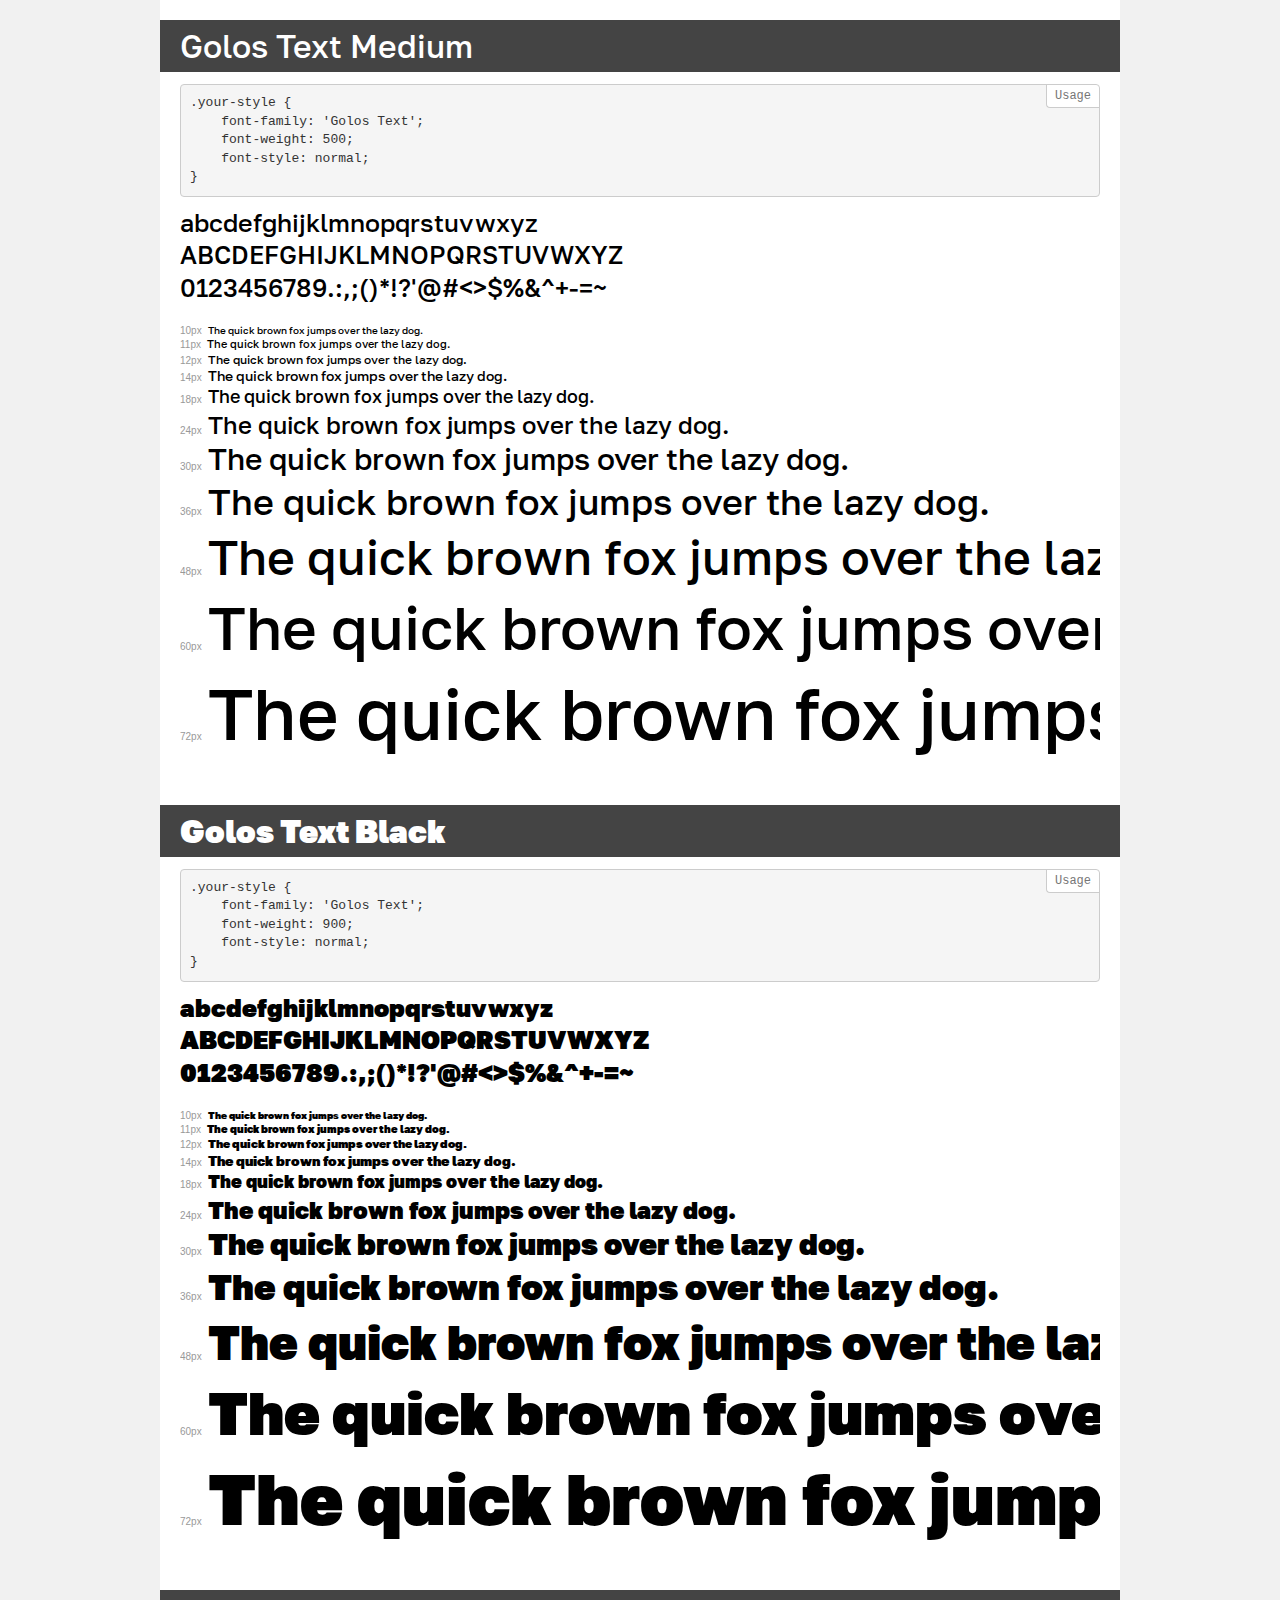
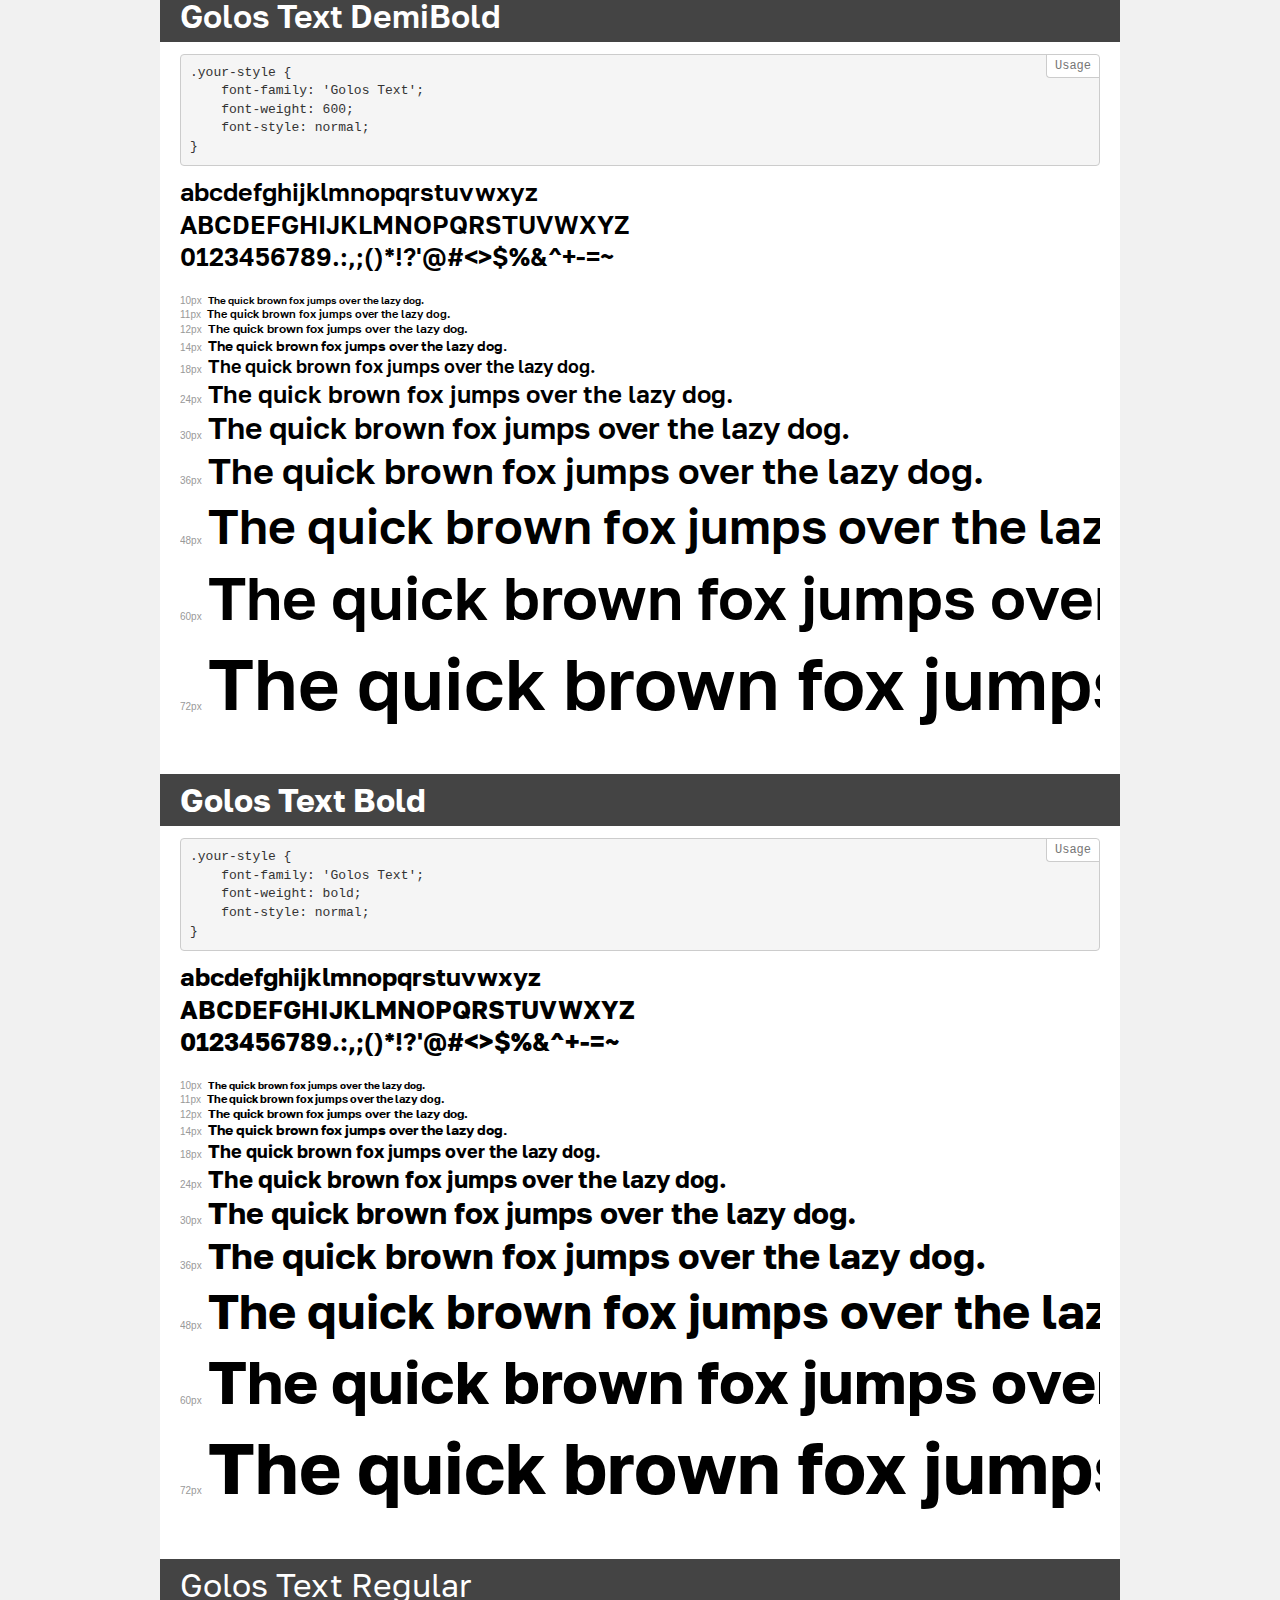
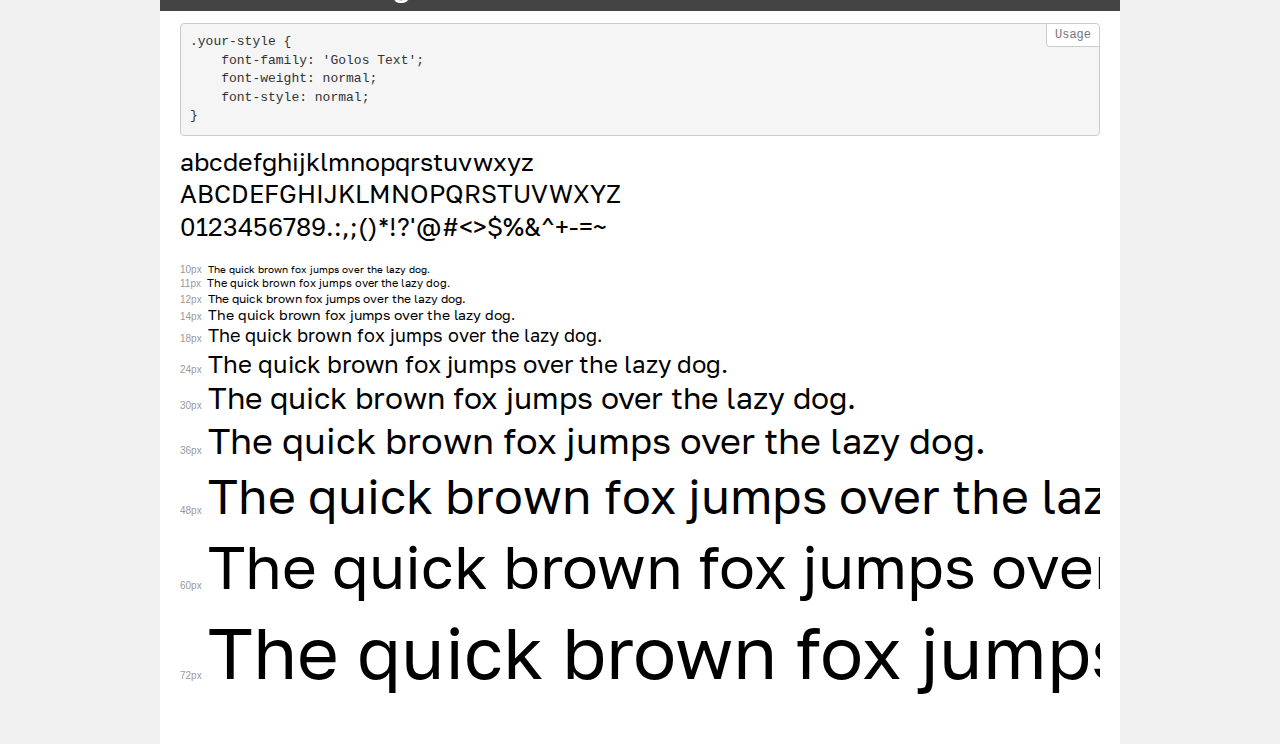
<file: frontend/Assets/fonts/Golos/demo.html>
<!DOCTYPE html>
<html>
<head>
    <meta charset="utf-8">
    <meta http-equiv="X-UA-Compatible" content="IE=edge">
    <meta name="viewport" content="width=device-width, initial-scale=1">
    <meta name="robots" content="noindex, noarchive">
    <meta name="format-detection" content="telephone=no">
    <title>Transfonter demo</title>
    <link href="stylesheet.css" rel="stylesheet">
    <style>
        /*
        http://meyerweb.com/eric/tools/css/reset/
        v2.0 | 20110126
        License: none (public domain)
        */
        html, body, div, span, applet, object, iframe,
        h1, h2, h3, h4, h5, h6, p, blockquote, pre,
        a, abbr, acronym, address, big, cite, code,
        del, dfn, em, img, ins, kbd, q, s, samp,
        small, strike, strong, sub, sup, tt, var,
        b, u, i, center,
        dl, dt, dd, ol, ul, li,
        fieldset, form, label, legend,
        table, caption, tbody, tfoot, thead, tr, th, td,
        article, aside, canvas, details, embed,
        figure, figcaption, footer, header, hgroup,
        menu, nav, output, ruby, section, summary,
        time, mark, audio, video {
            margin: 0;
            padding: 0;
            border: 0;
            font-size: 100%;
            font: inherit;
            vertical-align: baseline;
        }
        /* HTML5 display-role reset for older browsers */
        article, aside, details, figcaption, figure,
        footer, header, hgroup, menu, nav, section {
            display: block;
        }
        body {
            line-height: 1;
        }
        ol, ul {
            list-style: none;
        }
        blockquote, q {
            quotes: none;
        }
        blockquote:before, blockquote:after,
        q:before, q:after {
            content: '';
            content: none;
        }
        table {
            border-collapse: collapse;
            border-spacing: 0;
        }
        /* common styles */
        body {
            background: #f1f1f1;
            color: #000;
        }
        .page {
            background: #fff;
            width: 920px;
            margin: 0 auto;
            padding: 20px 20px 0 20px;
            overflow: hidden;
        }
        .font-container {
            overflow-x: auto;
            overflow-y: hidden;
            margin-bottom: 40px;
            line-height: 1.3;
            white-space: nowrap;
            padding-bottom: 5px;
        }
        h1 {
            position: relative;
            background: #444;
            font-size: 32px;
            color: #fff;
            padding: 10px 20px;
            margin: 0 -20px 12px -20px;
        }
        .letters {
            font-size: 25px;
            margin-bottom: 20px;
        }
        .s10:before {
            content: '10px';
        }
        .s11:before {
            content: '11px';
        }
        .s12:before {
            content: '12px';
        }
        .s14:before {
            content: '14px';
        }
        .s18:before {
            content: '18px';
        }
        .s24:before {
            content: '24px';
        }
        .s30:before {
            content: '30px';
        }
        .s36:before {
            content: '36px';
        }
        .s48:before {
            content: '48px';
        }
        .s60:before {
            content: '60px';
        }
        .s72:before {
            content: '72px';
        }
        .s10:before, .s11:before, .s12:before, .s14:before,
        .s18:before, .s24:before, .s30:before, .s36:before,
        .s48:before, .s60:before, .s72:before {
            font-family: Arial, sans-serif;
            font-size: 10px;
            font-weight: normal;
            font-style: normal;
            color: #999;
            padding-right: 6px;
        }
        pre {
            display: block;
            position: relative;
            padding: 9px;
            margin: 0 0 10px;
            font-family: Monaco, Menlo, Consolas, "Courier New", monospace !important;
            font-size: 13px;
            line-height: 1.428571429;
            color: #333;
            font-weight: normal !important;
            font-style: normal !important;
            background-color: #f5f5f5;
            border: 1px solid #ccc;
            overflow-x: auto;
            border-radius: 4px;
        }
        pre:after {
            display: block;
            position: absolute;
            right: 0;
            top: 0;
            content: 'Usage';
            line-height: 1;
            padding: 5px 8px;
            font-size: 12px;
            color: #767676;
            background-color: #fff;
            border: 1px solid #ccc;
            border-right: none;
            border-top: none;
            border-radius: 0 4px 0 4px;
            z-index: 10;
        }
        /* responsive */
        @media (max-width: 959px) {
            .page {
                width: auto;
                margin: 0;
            }
        }
    </style>
</head>
<body>
<div class="page">
    <div class="demo" style="font-family: 'Golos Text'; font-weight: 500; font-style: normal;">
        <h1>Golos Text Medium</h1>
        <pre>.your-style {
    font-family: 'Golos Text';
    font-weight: 500;
    font-style: normal;
}</pre>
        <div class="font-container">
            <p class="letters">
                abcdefghijklmnopqrstuvwxyz<br>
ABCDEFGHIJKLMNOPQRSTUVWXYZ<br>
                0123456789.:,;()*!?'@#<>$%&^+-=~
            </p>
            <p class="s10" style="font-size: 10px;">The quick brown fox jumps over the lazy dog.</p>
            <p class="s11" style="font-size: 11px;">The quick brown fox jumps over the lazy dog.</p>
            <p class="s12" style="font-size: 12px;">The quick brown fox jumps over the lazy dog.</p>
            <p class="s14" style="font-size: 14px;">The quick brown fox jumps over the lazy dog.</p>
            <p class="s18" style="font-size: 18px;">The quick brown fox jumps over the lazy dog.</p>
            <p class="s24" style="font-size: 24px;">The quick brown fox jumps over the lazy dog.</p>
            <p class="s30" style="font-size: 30px;">The quick brown fox jumps over the lazy dog.</p>
            <p class="s36" style="font-size: 36px;">The quick brown fox jumps over the lazy dog.</p>
            <p class="s48" style="font-size: 48px;">The quick brown fox jumps over the lazy dog.</p>
            <p class="s60" style="font-size: 60px;">The quick brown fox jumps over the lazy dog.</p>
            <p class="s72" style="font-size: 72px;">The quick brown fox jumps over the lazy dog.</p>
        </div>
    </div>
    <div class="demo" style="font-family: 'Golos Text'; font-weight: 900; font-style: normal;">
        <h1>Golos Text Black</h1>
        <pre>.your-style {
    font-family: 'Golos Text';
    font-weight: 900;
    font-style: normal;
}</pre>
        <div class="font-container">
            <p class="letters">
                abcdefghijklmnopqrstuvwxyz<br>
ABCDEFGHIJKLMNOPQRSTUVWXYZ<br>
                0123456789.:,;()*!?'@#<>$%&^+-=~
            </p>
            <p class="s10" style="font-size: 10px;">The quick brown fox jumps over the lazy dog.</p>
            <p class="s11" style="font-size: 11px;">The quick brown fox jumps over the lazy dog.</p>
            <p class="s12" style="font-size: 12px;">The quick brown fox jumps over the lazy dog.</p>
            <p class="s14" style="font-size: 14px;">The quick brown fox jumps over the lazy dog.</p>
            <p class="s18" style="font-size: 18px;">The quick brown fox jumps over the lazy dog.</p>
            <p class="s24" style="font-size: 24px;">The quick brown fox jumps over the lazy dog.</p>
            <p class="s30" style="font-size: 30px;">The quick brown fox jumps over the lazy dog.</p>
            <p class="s36" style="font-size: 36px;">The quick brown fox jumps over the lazy dog.</p>
            <p class="s48" style="font-size: 48px;">The quick brown fox jumps over the lazy dog.</p>
            <p class="s60" style="font-size: 60px;">The quick brown fox jumps over the lazy dog.</p>
            <p class="s72" style="font-size: 72px;">The quick brown fox jumps over the lazy dog.</p>
        </div>
    </div>
    <div class="demo" style="font-family: 'Golos Text'; font-weight: 600; font-style: normal;">
        <h1>Golos Text DemiBold</h1>
        <pre>.your-style {
    font-family: 'Golos Text';
    font-weight: 600;
    font-style: normal;
}</pre>
        <div class="font-container">
            <p class="letters">
                abcdefghijklmnopqrstuvwxyz<br>
ABCDEFGHIJKLMNOPQRSTUVWXYZ<br>
                0123456789.:,;()*!?'@#<>$%&^+-=~
            </p>
            <p class="s10" style="font-size: 10px;">The quick brown fox jumps over the lazy dog.</p>
            <p class="s11" style="font-size: 11px;">The quick brown fox jumps over the lazy dog.</p>
            <p class="s12" style="font-size: 12px;">The quick brown fox jumps over the lazy dog.</p>
            <p class="s14" style="font-size: 14px;">The quick brown fox jumps over the lazy dog.</p>
            <p class="s18" style="font-size: 18px;">The quick brown fox jumps over the lazy dog.</p>
            <p class="s24" style="font-size: 24px;">The quick brown fox jumps over the lazy dog.</p>
            <p class="s30" style="font-size: 30px;">The quick brown fox jumps over the lazy dog.</p>
            <p class="s36" style="font-size: 36px;">The quick brown fox jumps over the lazy dog.</p>
            <p class="s48" style="font-size: 48px;">The quick brown fox jumps over the lazy dog.</p>
            <p class="s60" style="font-size: 60px;">The quick brown fox jumps over the lazy dog.</p>
            <p class="s72" style="font-size: 72px;">The quick brown fox jumps over the lazy dog.</p>
        </div>
    </div>
    <div class="demo" style="font-family: 'Golos Text'; font-weight: bold; font-style: normal;">
        <h1>Golos Text Bold</h1>
        <pre>.your-style {
    font-family: 'Golos Text';
    font-weight: bold;
    font-style: normal;
}</pre>
        <div class="font-container">
            <p class="letters">
                abcdefghijklmnopqrstuvwxyz<br>
ABCDEFGHIJKLMNOPQRSTUVWXYZ<br>
                0123456789.:,;()*!?'@#<>$%&^+-=~
            </p>
            <p class="s10" style="font-size: 10px;">The quick brown fox jumps over the lazy dog.</p>
            <p class="s11" style="font-size: 11px;">The quick brown fox jumps over the lazy dog.</p>
            <p class="s12" style="font-size: 12px;">The quick brown fox jumps over the lazy dog.</p>
            <p class="s14" style="font-size: 14px;">The quick brown fox jumps over the lazy dog.</p>
            <p class="s18" style="font-size: 18px;">The quick brown fox jumps over the lazy dog.</p>
            <p class="s24" style="font-size: 24px;">The quick brown fox jumps over the lazy dog.</p>
            <p class="s30" style="font-size: 30px;">The quick brown fox jumps over the lazy dog.</p>
            <p class="s36" style="font-size: 36px;">The quick brown fox jumps over the lazy dog.</p>
            <p class="s48" style="font-size: 48px;">The quick brown fox jumps over the lazy dog.</p>
            <p class="s60" style="font-size: 60px;">The quick brown fox jumps over the lazy dog.</p>
            <p class="s72" style="font-size: 72px;">The quick brown fox jumps over the lazy dog.</p>
        </div>
    </div>
    <div class="demo" style="font-family: 'Golos Text'; font-weight: normal; font-style: normal;">
        <h1>Golos Text Regular</h1>
        <pre>.your-style {
    font-family: 'Golos Text';
    font-weight: normal;
    font-style: normal;
}</pre>
        <div class="font-container">
            <p class="letters">
                abcdefghijklmnopqrstuvwxyz<br>
ABCDEFGHIJKLMNOPQRSTUVWXYZ<br>
                0123456789.:,;()*!?'@#<>$%&^+-=~
            </p>
            <p class="s10" style="font-size: 10px;">The quick brown fox jumps over the lazy dog.</p>
            <p class="s11" style="font-size: 11px;">The quick brown fox jumps over the lazy dog.</p>
            <p class="s12" style="font-size: 12px;">The quick brown fox jumps over the lazy dog.</p>
            <p class="s14" style="font-size: 14px;">The quick brown fox jumps over the lazy dog.</p>
            <p class="s18" style="font-size: 18px;">The quick brown fox jumps over the lazy dog.</p>
            <p class="s24" style="font-size: 24px;">The quick brown fox jumps over the lazy dog.</p>
            <p class="s30" style="font-size: 30px;">The quick brown fox jumps over the lazy dog.</p>
            <p class="s36" style="font-size: 36px;">The quick brown fox jumps over the lazy dog.</p>
            <p class="s48" style="font-size: 48px;">The quick brown fox jumps over the lazy dog.</p>
            <p class="s60" style="font-size: 60px;">The quick brown fox jumps over the lazy dog.</p>
            <p class="s72" style="font-size: 72px;">The quick brown fox jumps over the lazy dog.</p>
        </div>
    </div>
</div>
</body>
</html>
</file>
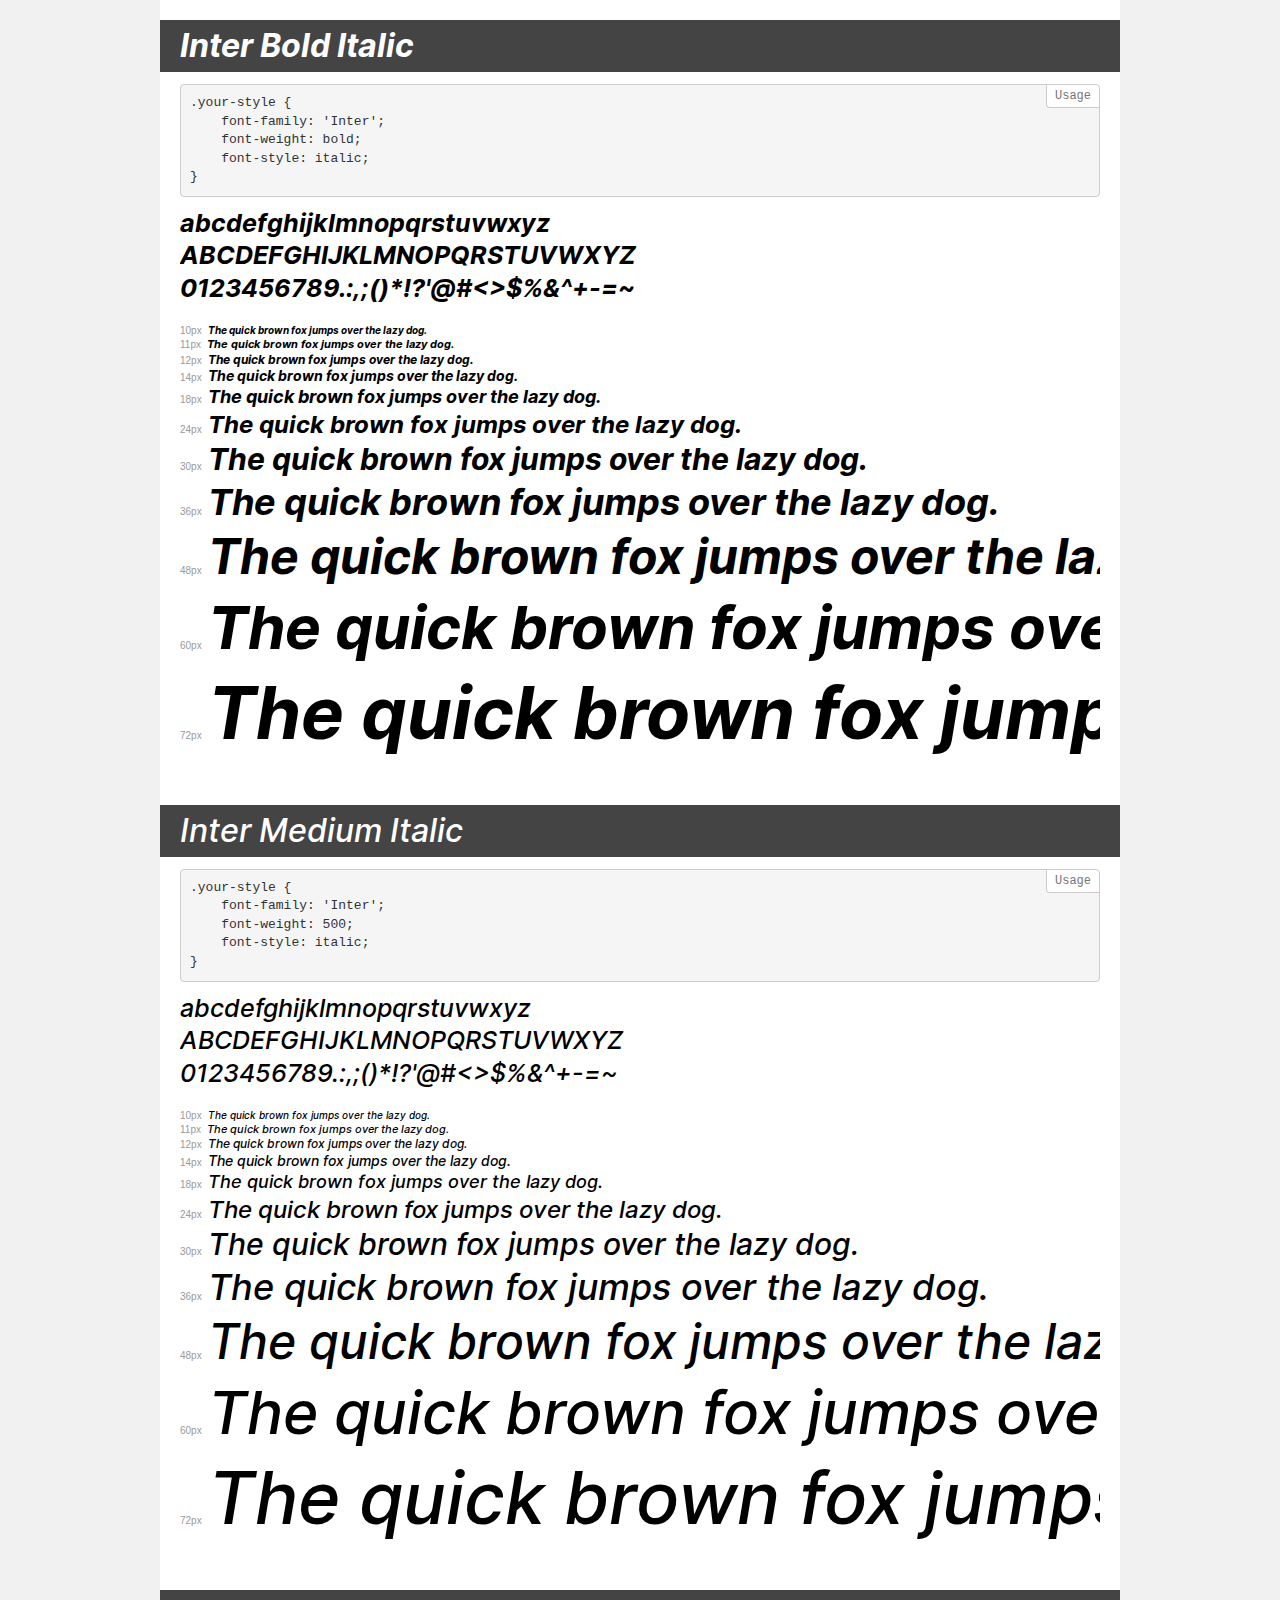
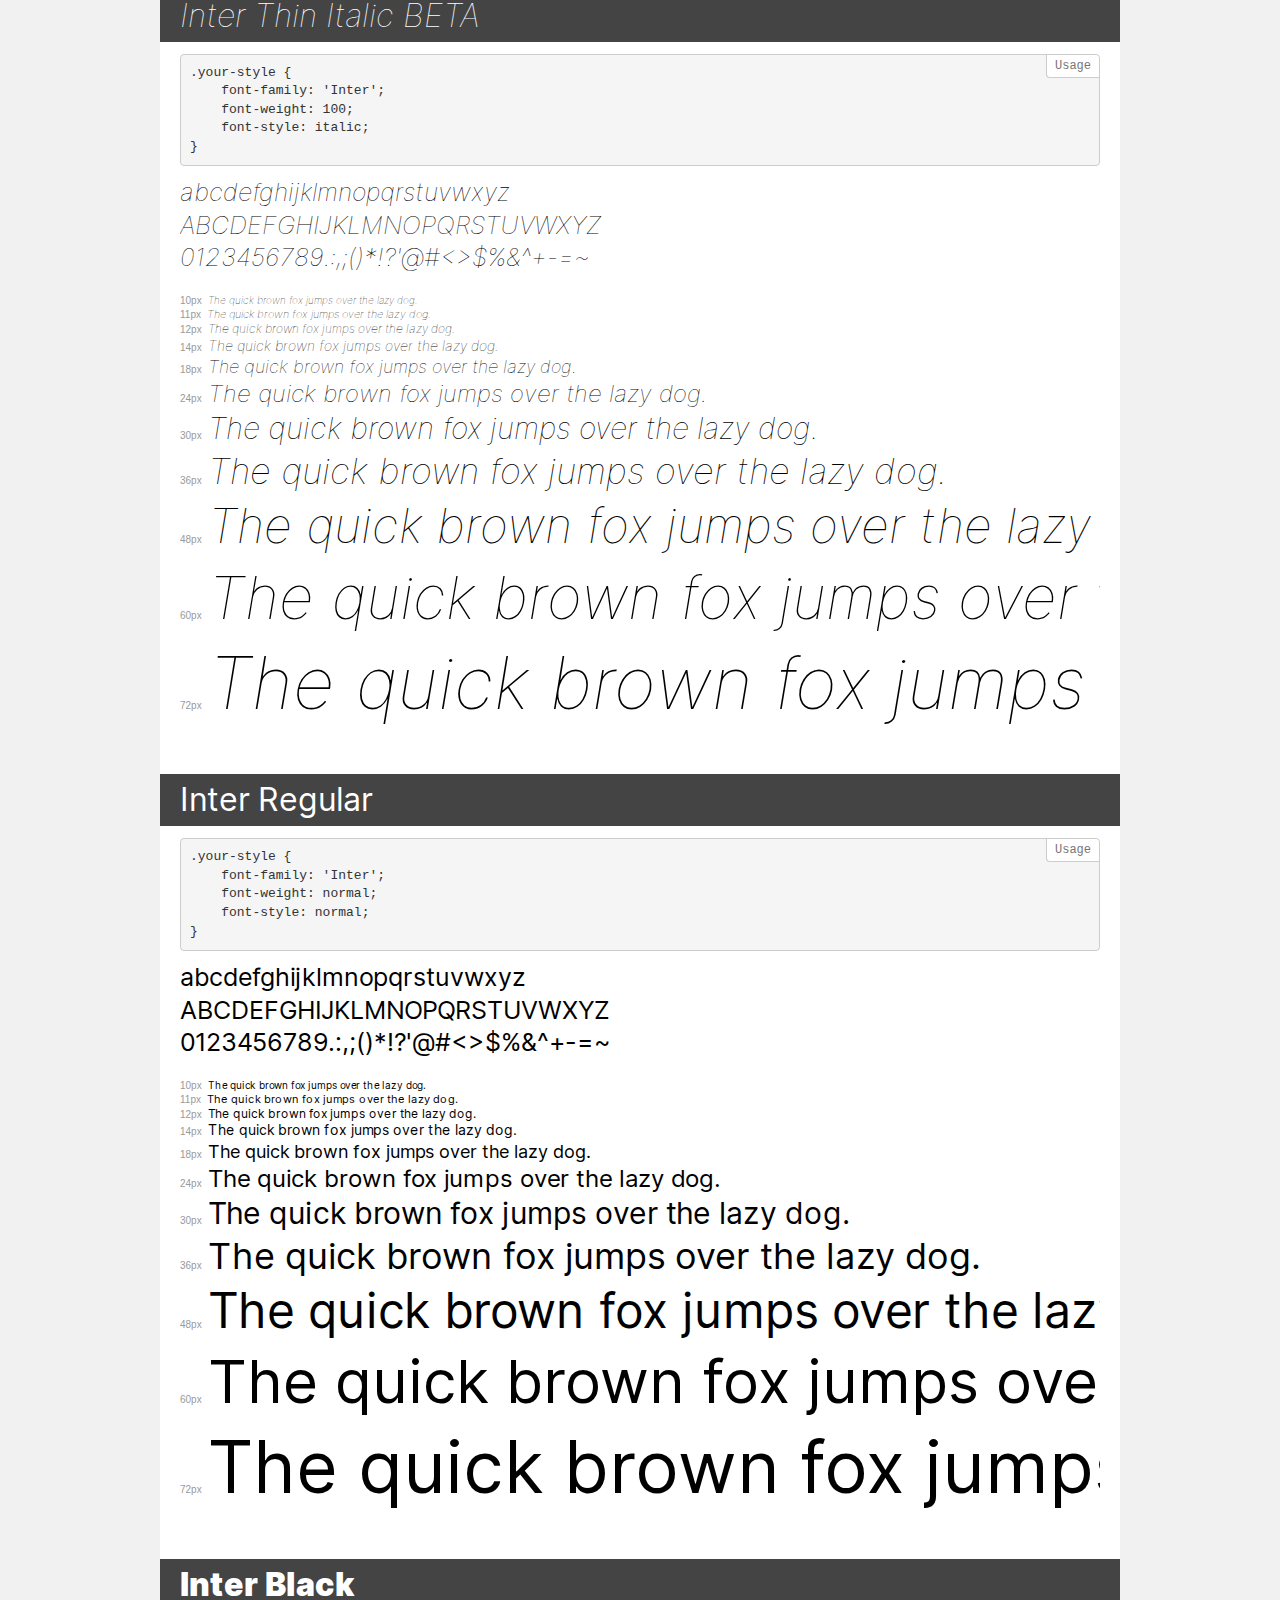
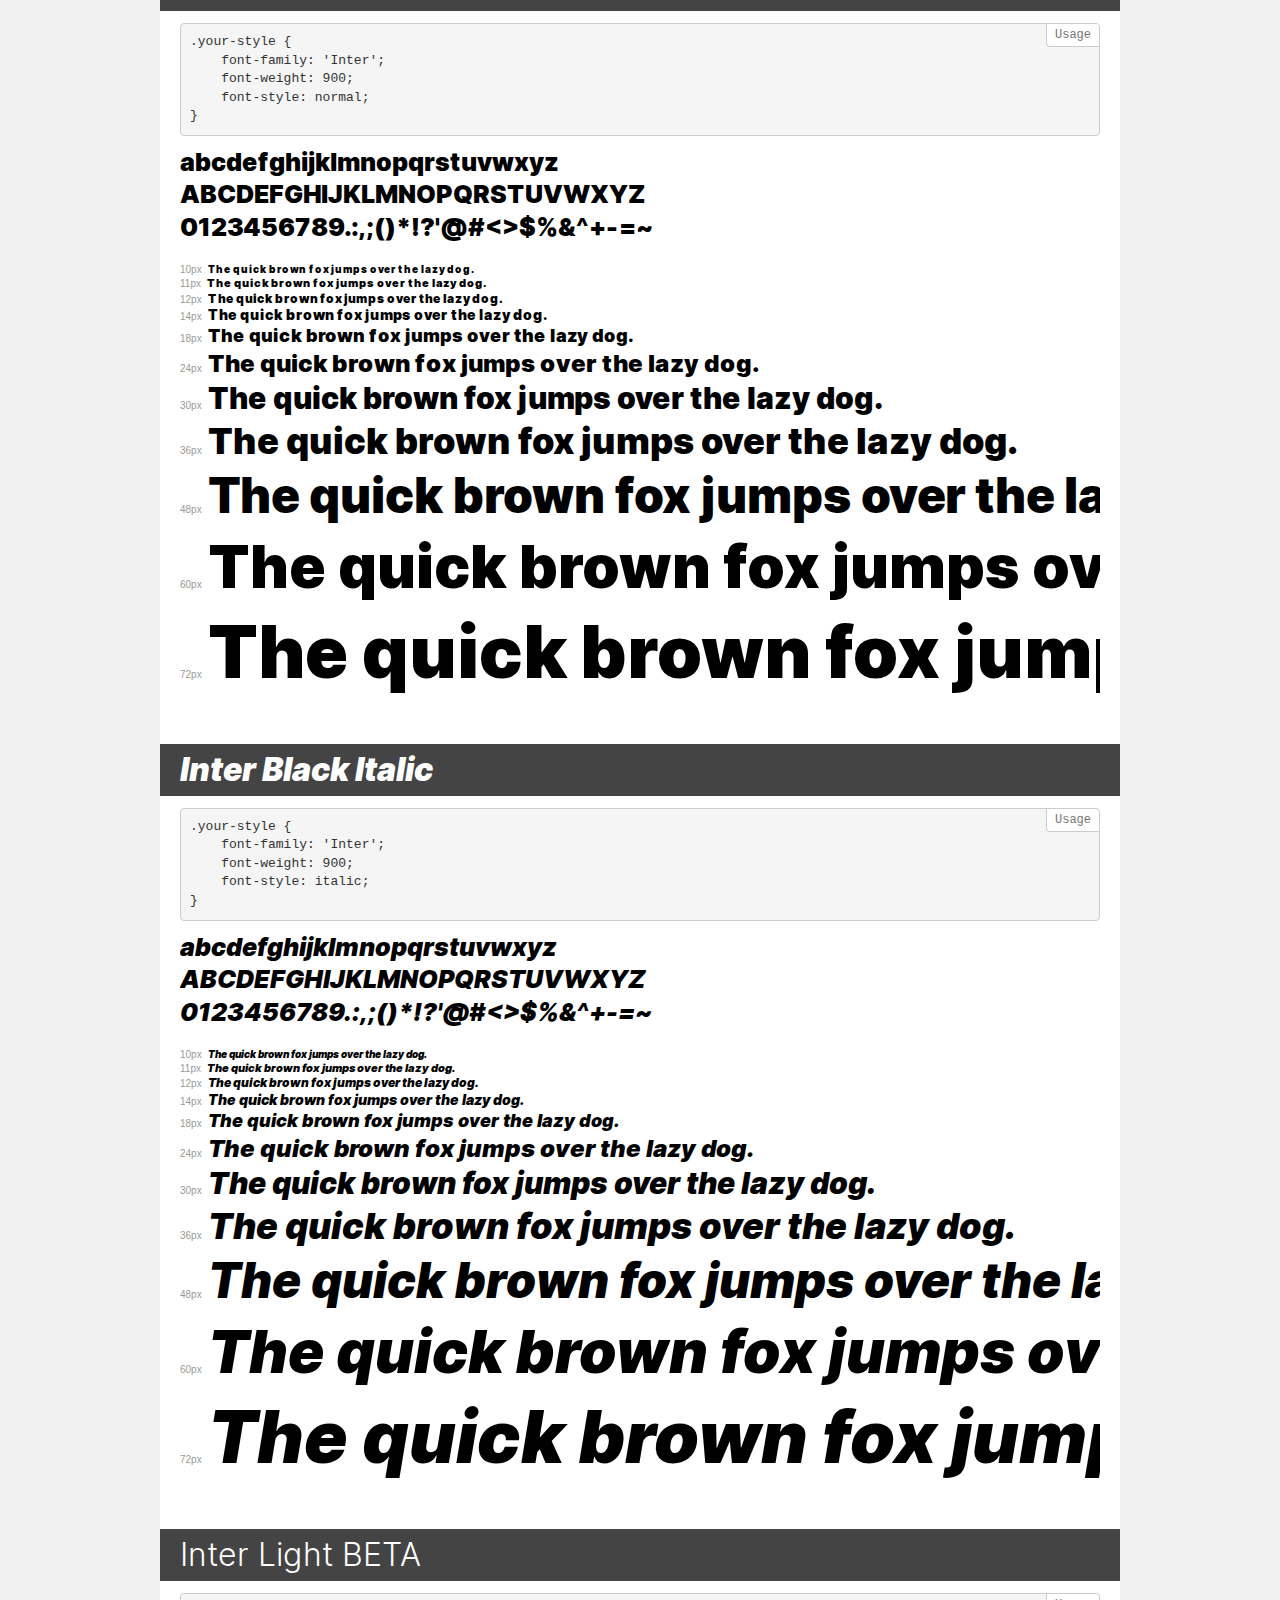
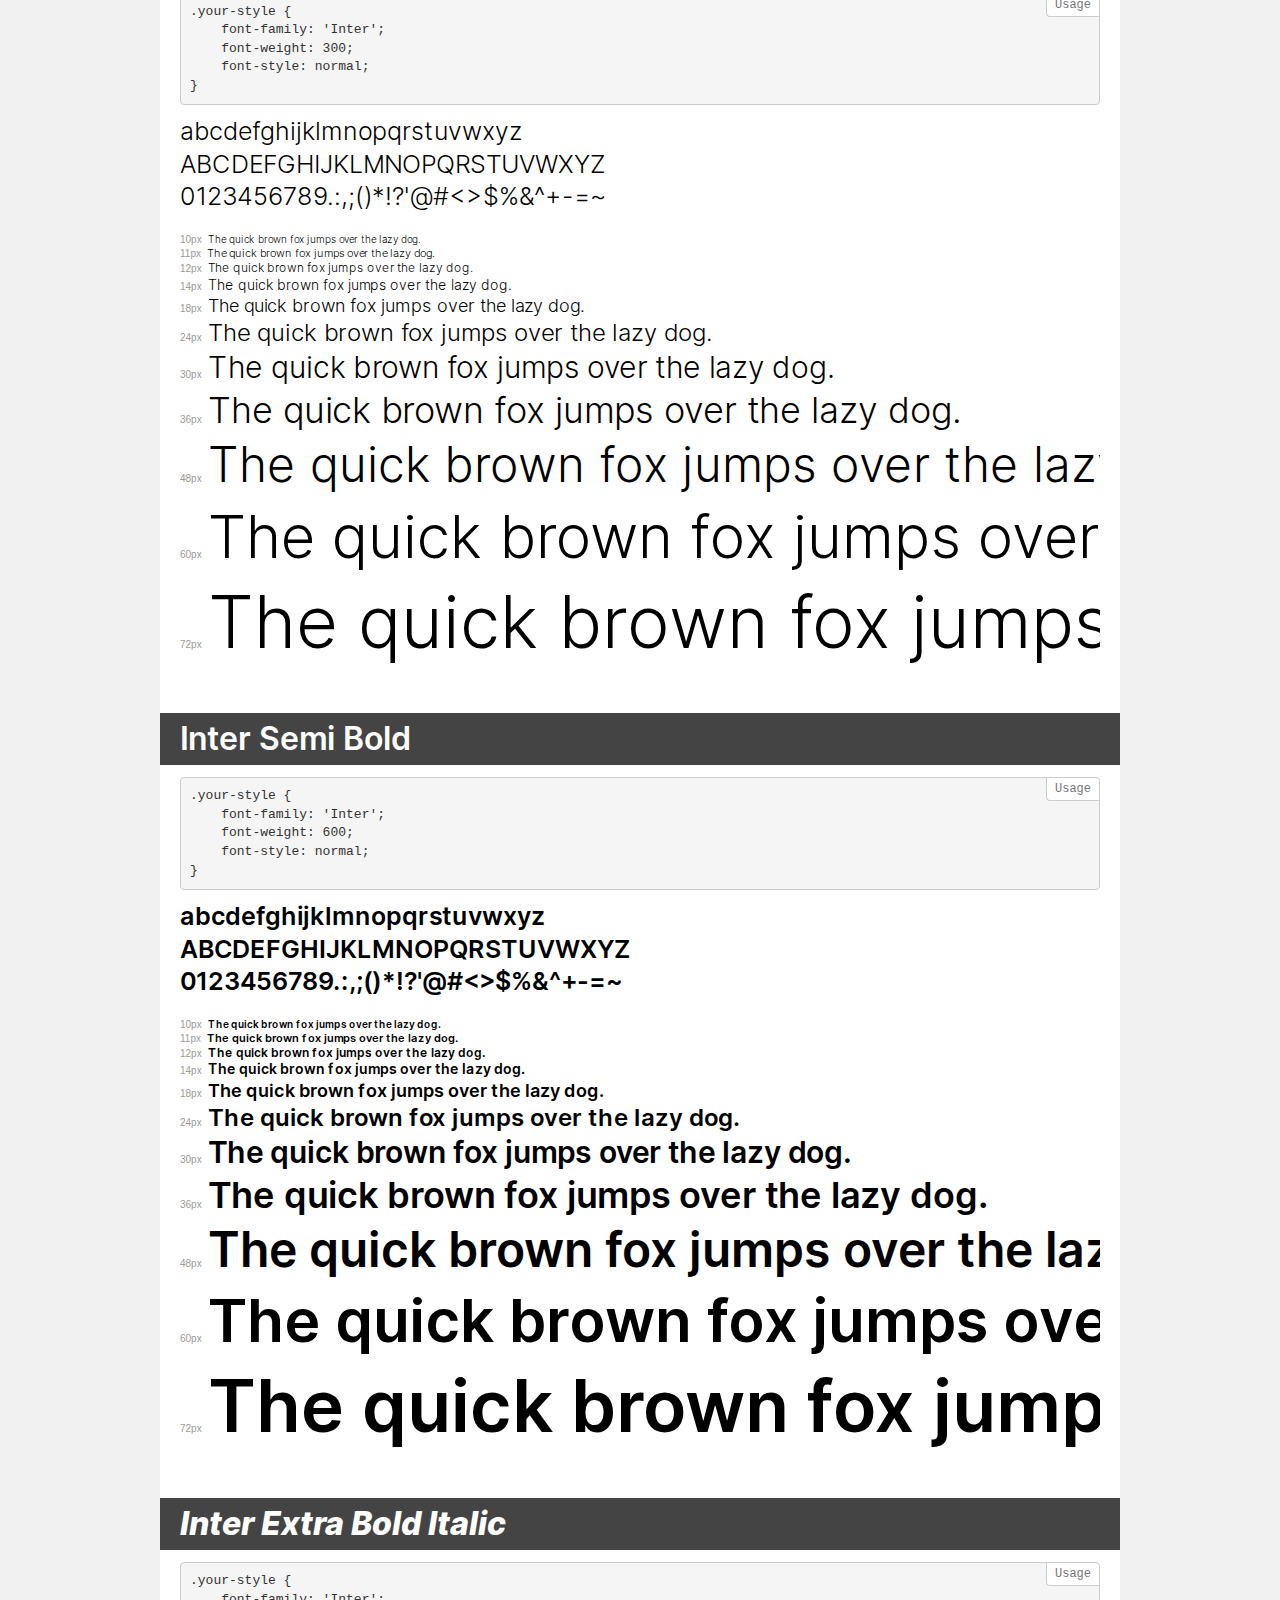
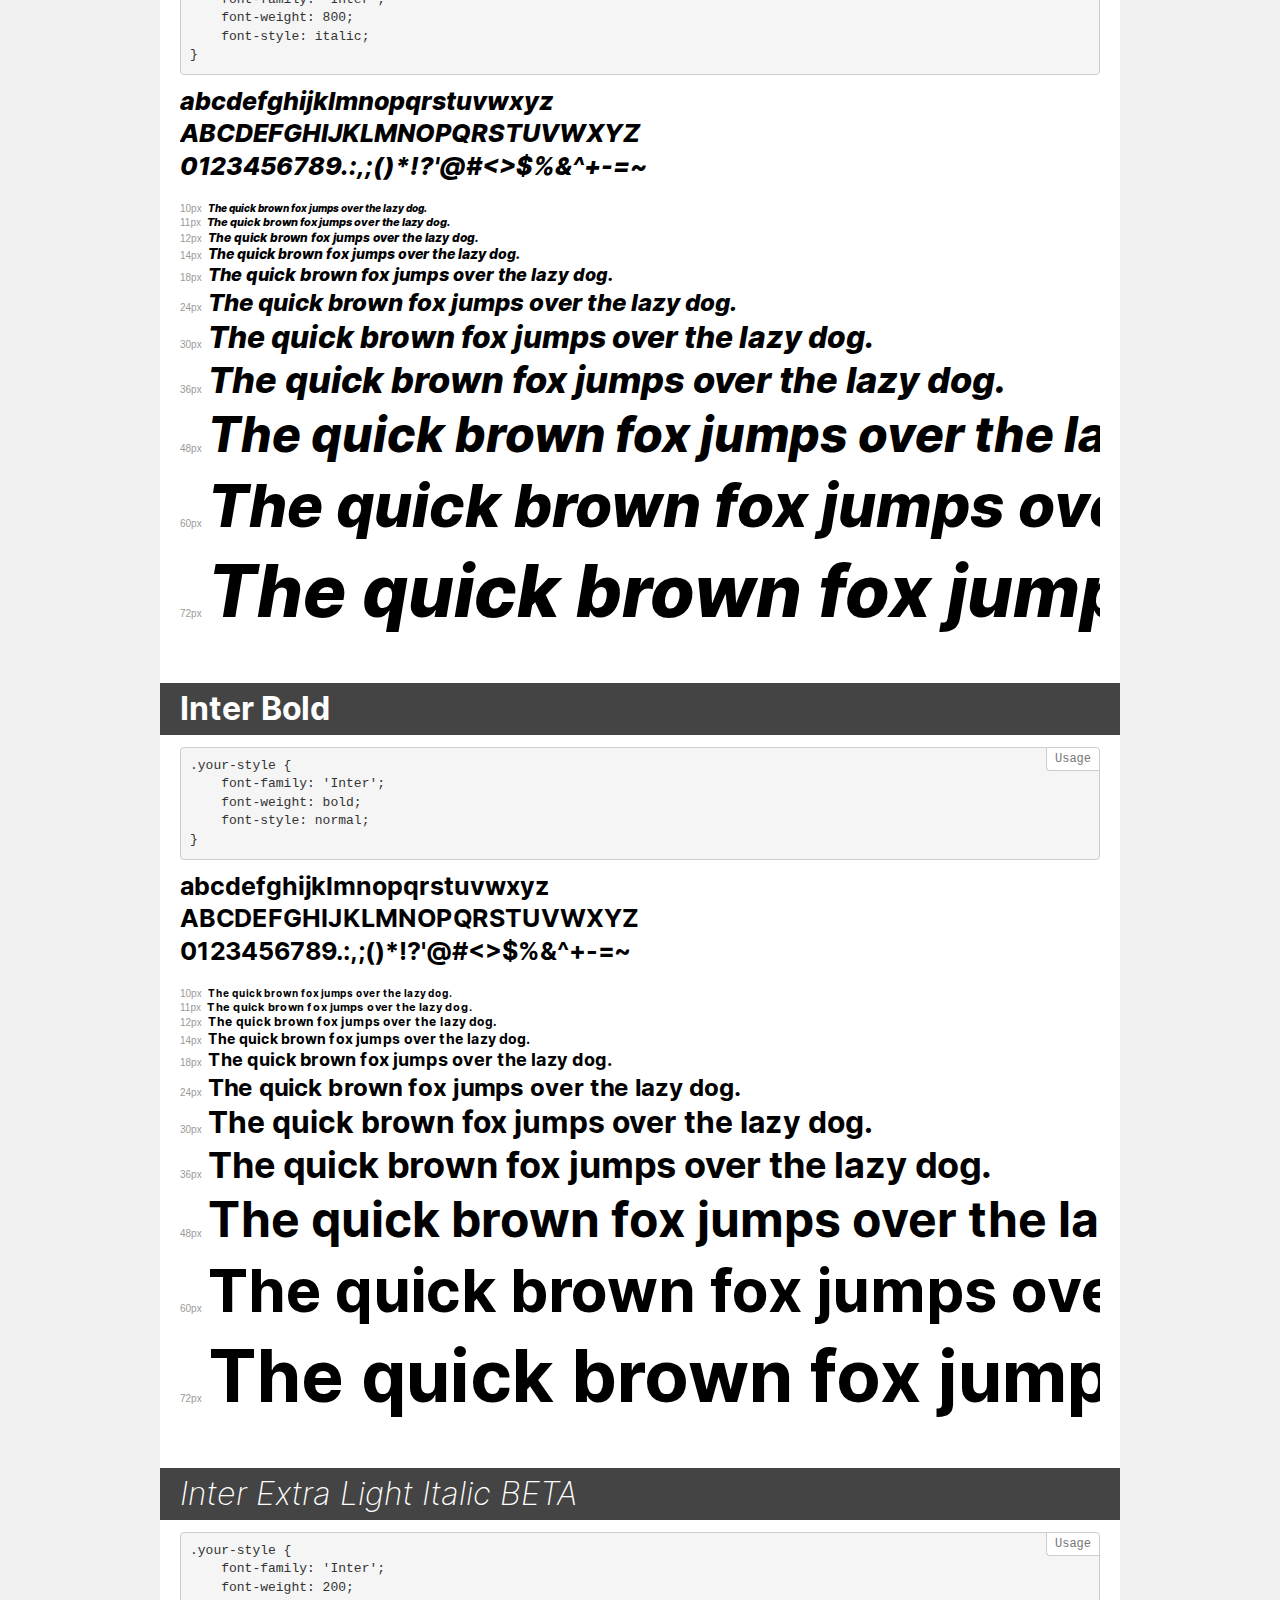
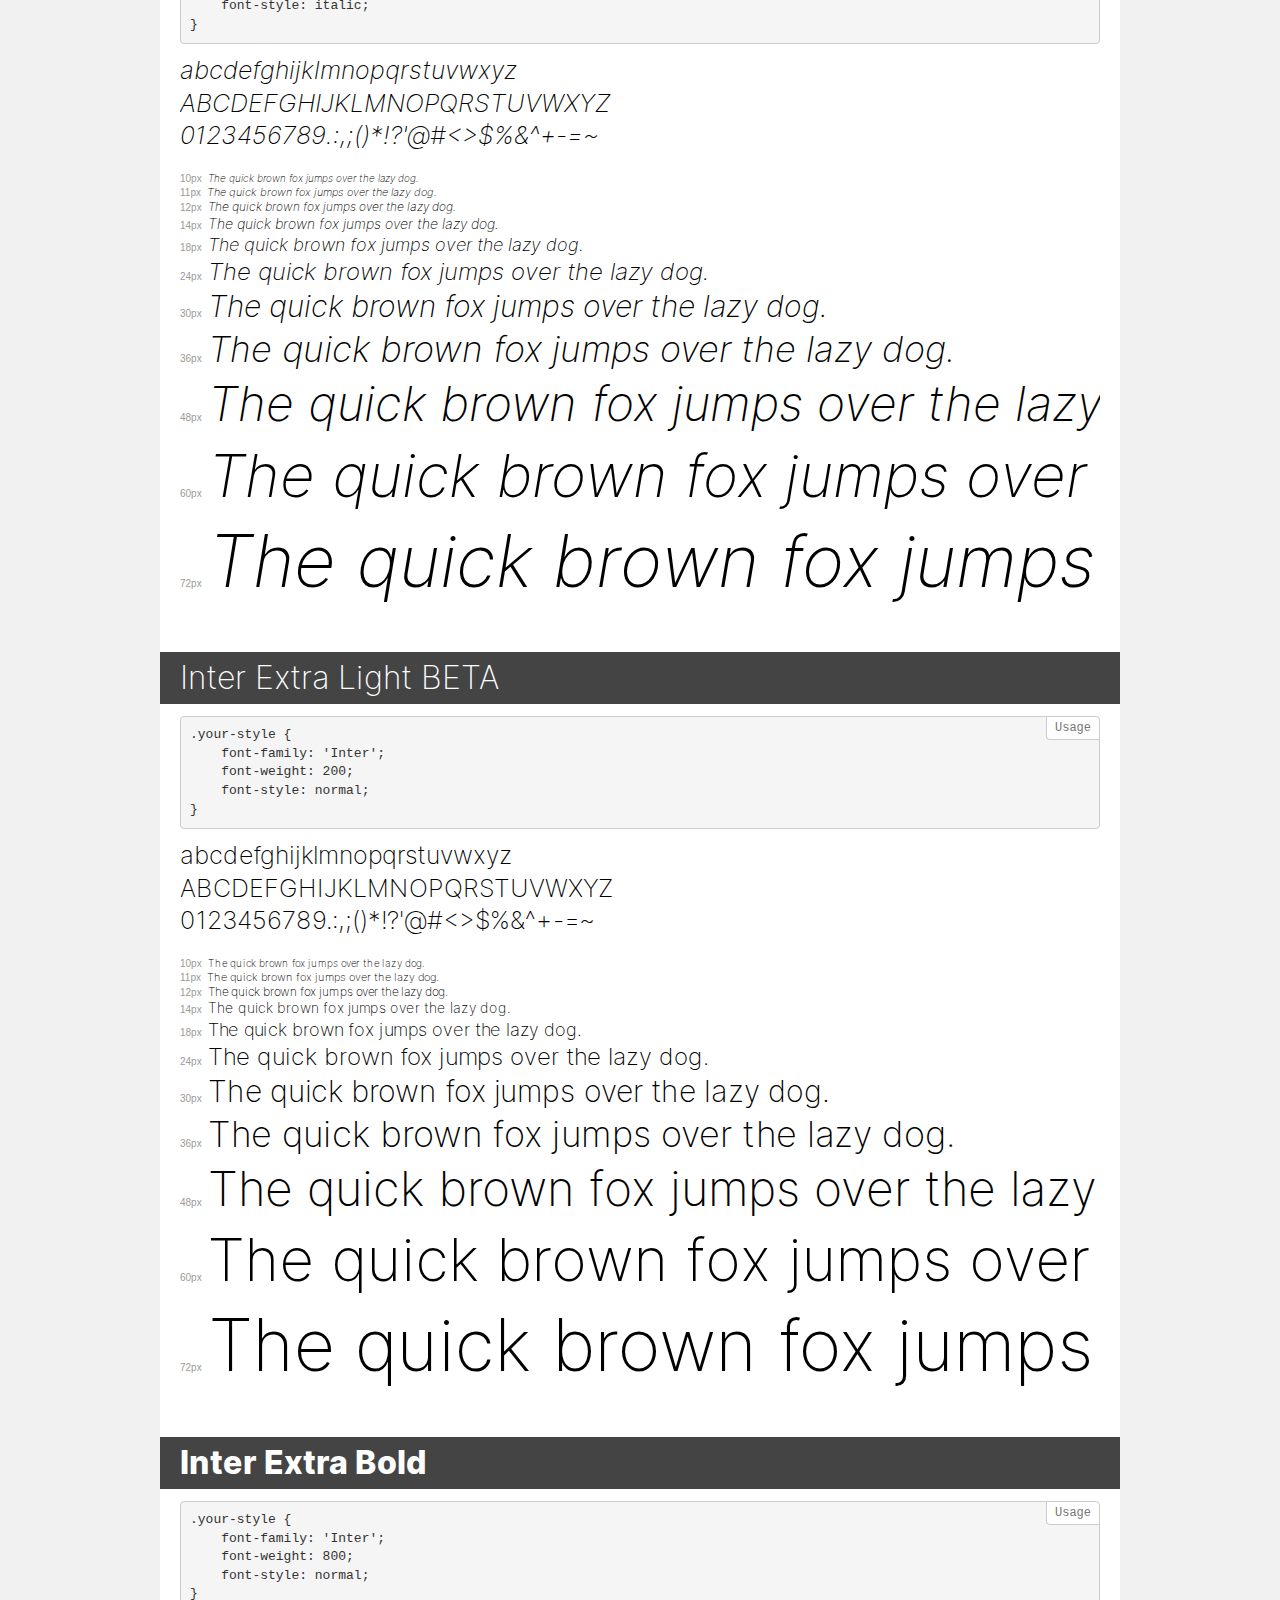
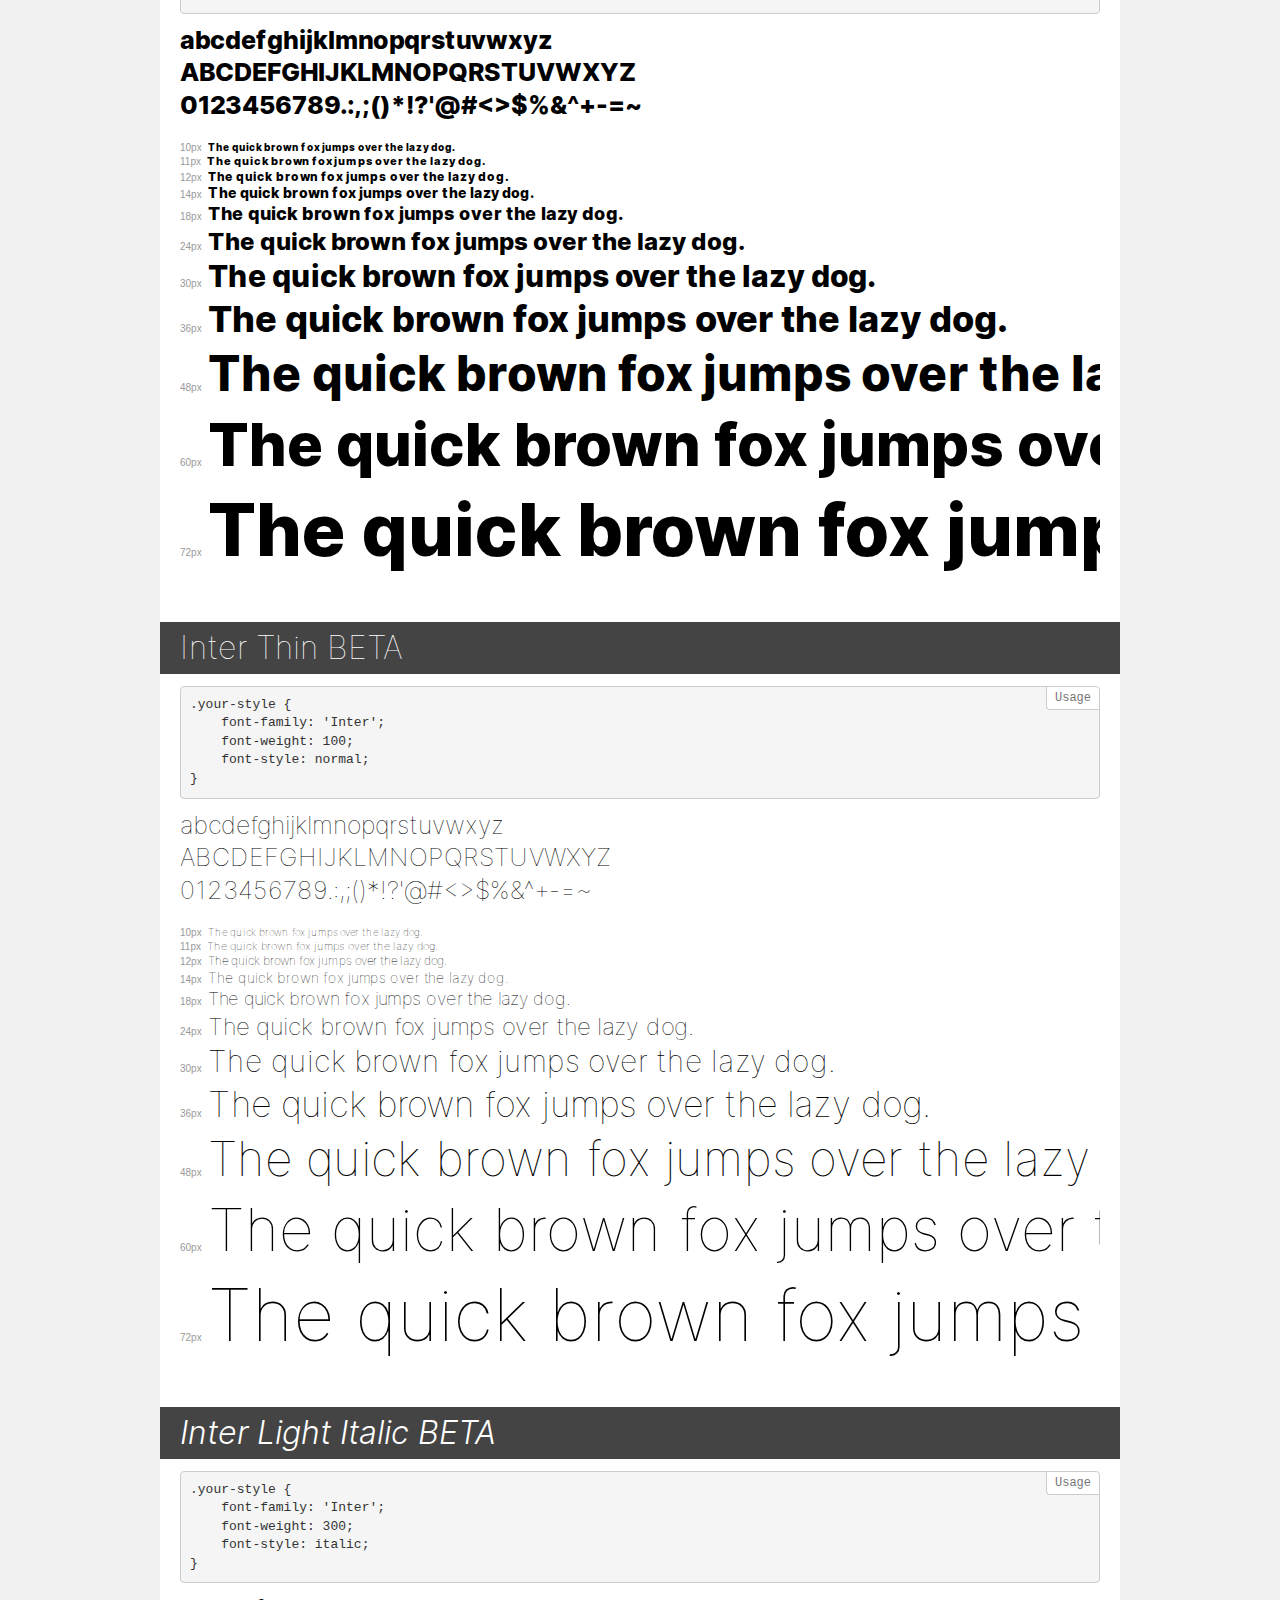
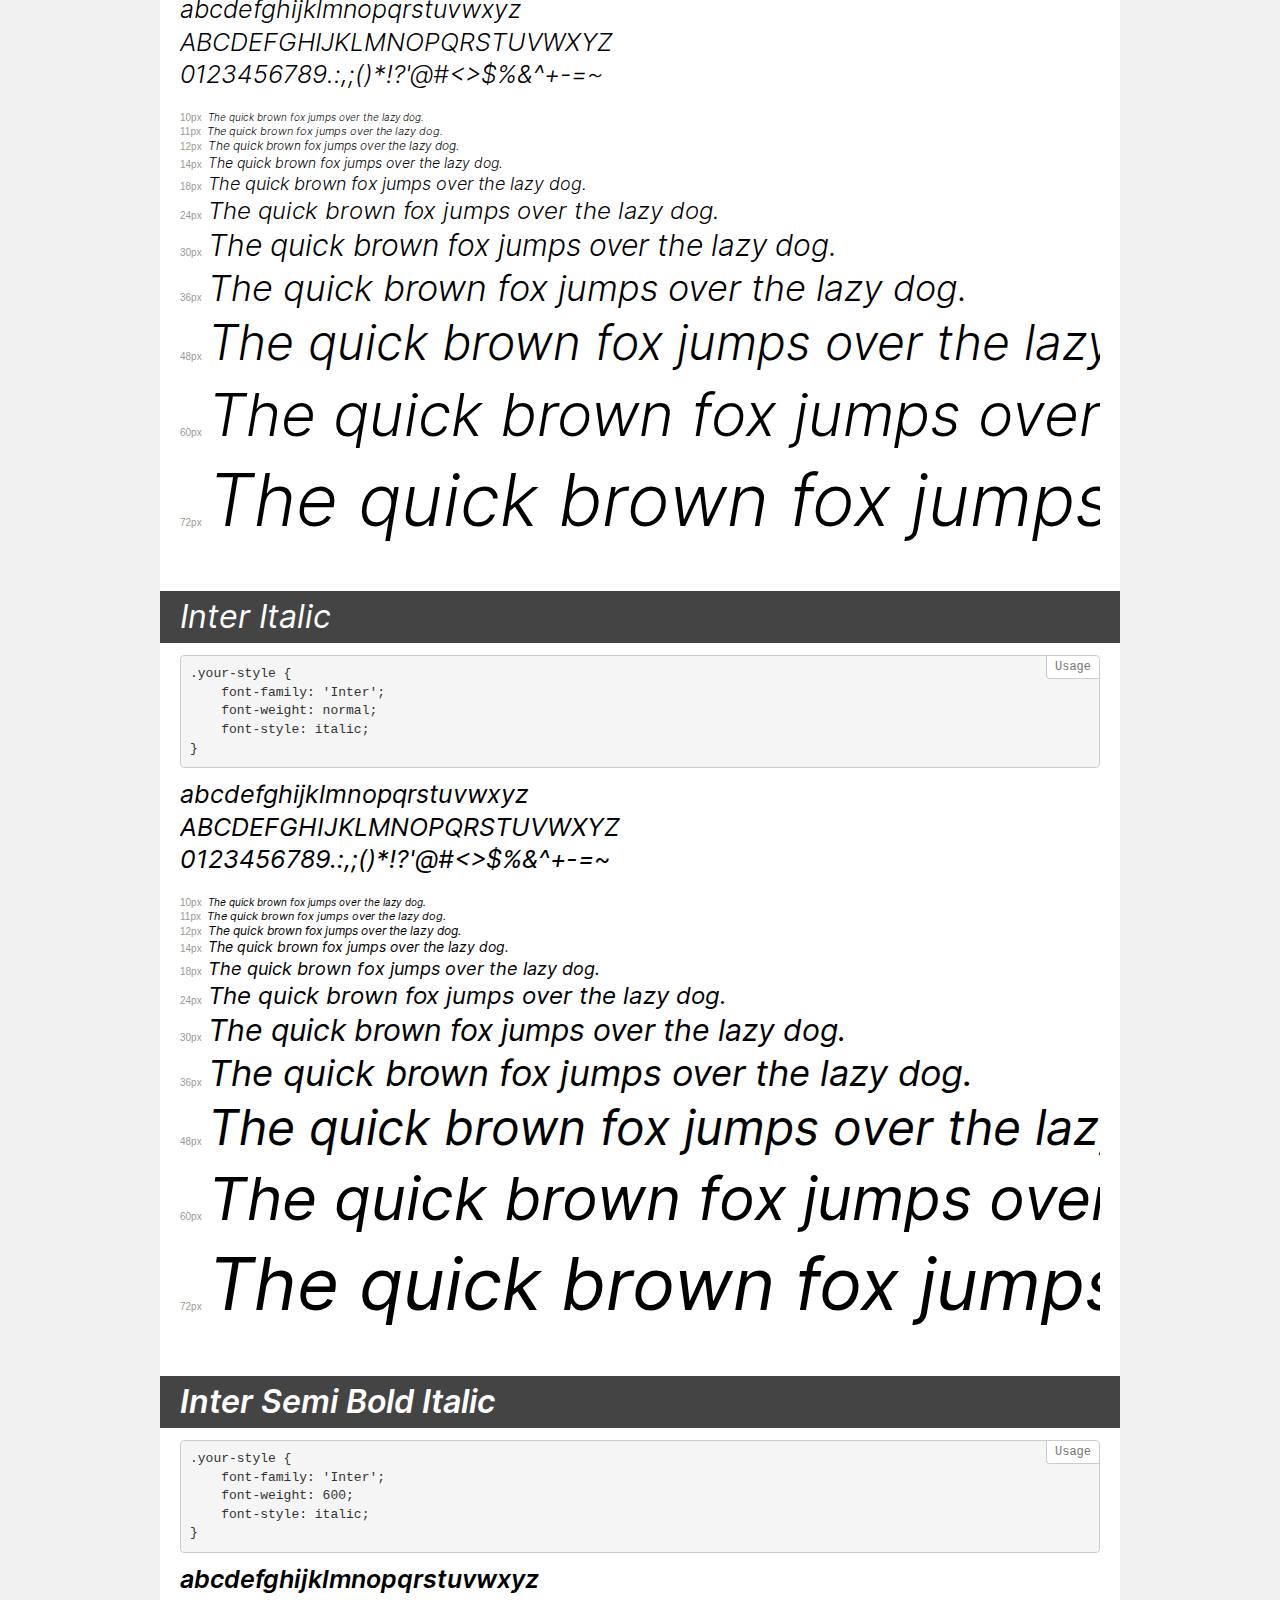
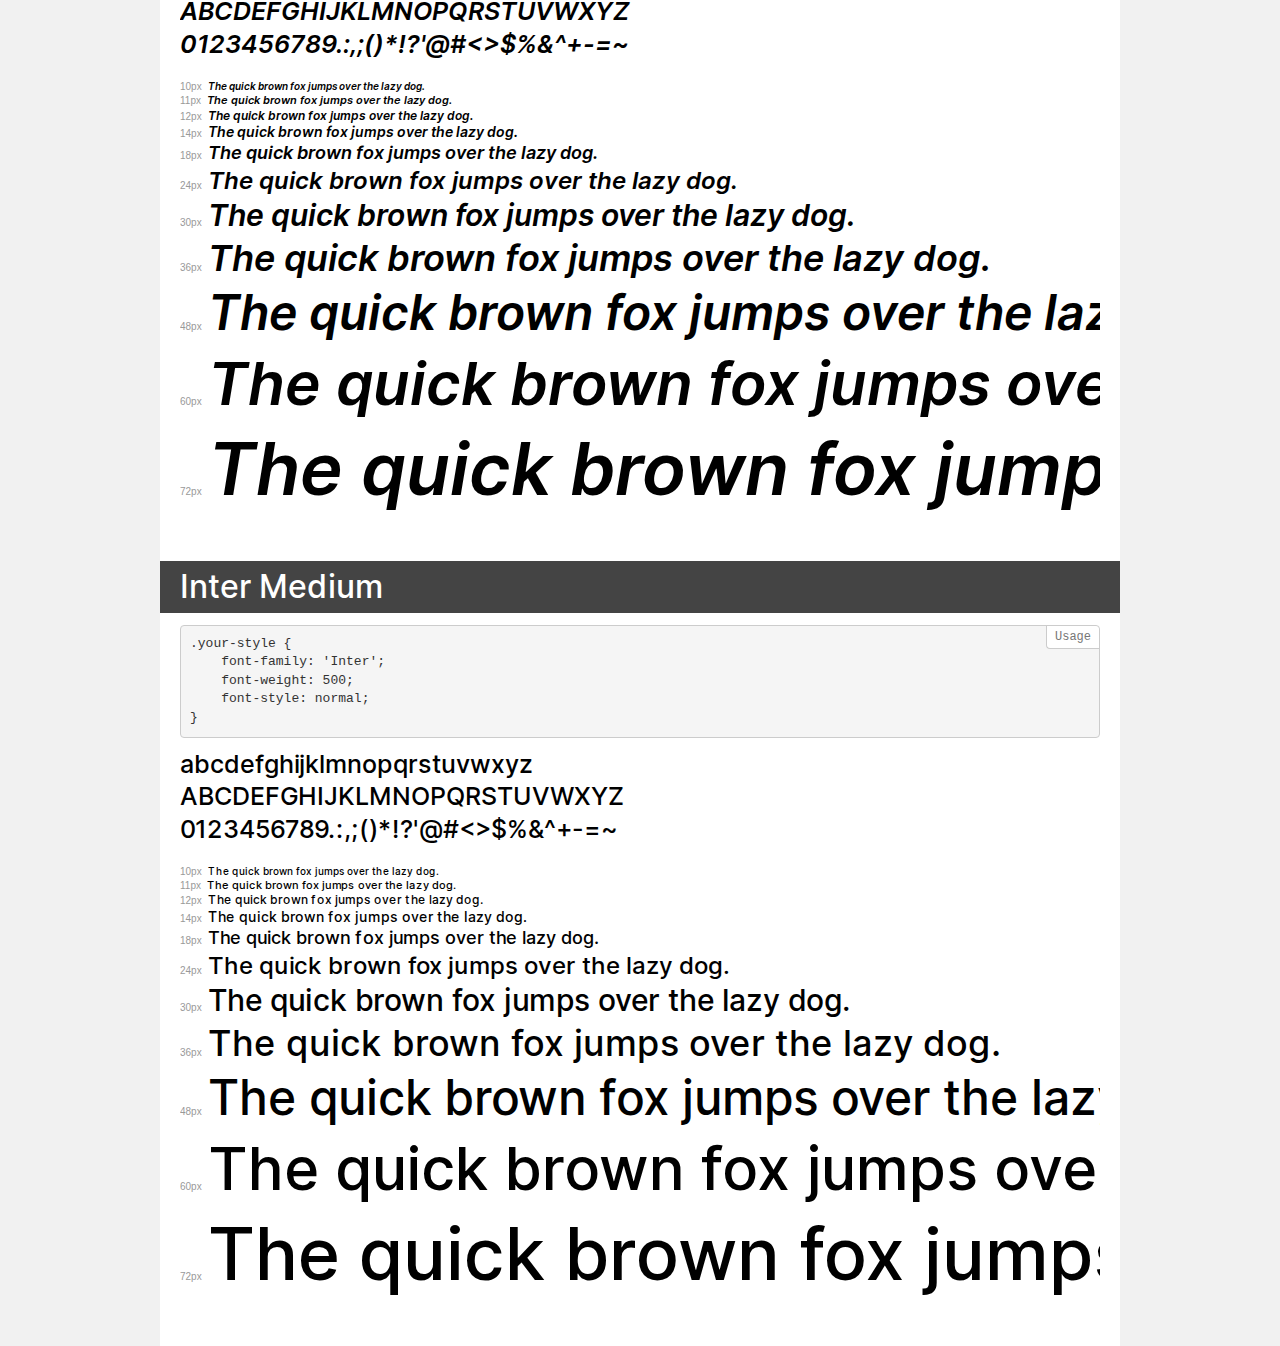
<file: frontend/Assets/fonts/Inter/demo.html>
<!DOCTYPE html>
<html>
<head>
    <meta charset="utf-8">
    <meta http-equiv="X-UA-Compatible" content="IE=edge">
    <meta name="viewport" content="width=device-width, initial-scale=1">
    <meta name="robots" content="noindex, noarchive">
    <meta name="format-detection" content="telephone=no">
    <title>Transfonter demo</title>
    <link href="stylesheet.css" rel="stylesheet">
    <style>
        /*
        http://meyerweb.com/eric/tools/css/reset/
        v2.0 | 20110126
        License: none (public domain)
        */
        html, body, div, span, applet, object, iframe,
        h1, h2, h3, h4, h5, h6, p, blockquote, pre,
        a, abbr, acronym, address, big, cite, code,
        del, dfn, em, img, ins, kbd, q, s, samp,
        small, strike, strong, sub, sup, tt, var,
        b, u, i, center,
        dl, dt, dd, ol, ul, li,
        fieldset, form, label, legend,
        table, caption, tbody, tfoot, thead, tr, th, td,
        article, aside, canvas, details, embed,
        figure, figcaption, footer, header, hgroup,
        menu, nav, output, ruby, section, summary,
        time, mark, audio, video {
            margin: 0;
            padding: 0;
            border: 0;
            font-size: 100%;
            font: inherit;
            vertical-align: baseline;
        }
        /* HTML5 display-role reset for older browsers */
        article, aside, details, figcaption, figure,
        footer, header, hgroup, menu, nav, section {
            display: block;
        }
        body {
            line-height: 1;
        }
        ol, ul {
            list-style: none;
        }
        blockquote, q {
            quotes: none;
        }
        blockquote:before, blockquote:after,
        q:before, q:after {
            content: '';
            content: none;
        }
        table {
            border-collapse: collapse;
            border-spacing: 0;
        }
        /* common styles */
        body {
            background: #f1f1f1;
            color: #000;
        }
        .page {
            background: #fff;
            width: 920px;
            margin: 0 auto;
            padding: 20px 20px 0 20px;
            overflow: hidden;
        }
        .font-container {
            overflow-x: auto;
            overflow-y: hidden;
            margin-bottom: 40px;
            line-height: 1.3;
            white-space: nowrap;
            padding-bottom: 5px;
        }
        h1 {
            position: relative;
            background: #444;
            font-size: 32px;
            color: #fff;
            padding: 10px 20px;
            margin: 0 -20px 12px -20px;
        }
        .letters {
            font-size: 25px;
            margin-bottom: 20px;
        }
        .s10:before {
            content: '10px';
        }
        .s11:before {
            content: '11px';
        }
        .s12:before {
            content: '12px';
        }
        .s14:before {
            content: '14px';
        }
        .s18:before {
            content: '18px';
        }
        .s24:before {
            content: '24px';
        }
        .s30:before {
            content: '30px';
        }
        .s36:before {
            content: '36px';
        }
        .s48:before {
            content: '48px';
        }
        .s60:before {
            content: '60px';
        }
        .s72:before {
            content: '72px';
        }
        .s10:before, .s11:before, .s12:before, .s14:before,
        .s18:before, .s24:before, .s30:before, .s36:before,
        .s48:before, .s60:before, .s72:before {
            font-family: Arial, sans-serif;
            font-size: 10px;
            font-weight: normal;
            font-style: normal;
            color: #999;
            padding-right: 6px;
        }
        pre {
            display: block;
            position: relative;
            padding: 9px;
            margin: 0 0 10px;
            font-family: Monaco, Menlo, Consolas, "Courier New", monospace !important;
            font-size: 13px;
            line-height: 1.428571429;
            color: #333;
            font-weight: normal !important;
            font-style: normal !important;
            background-color: #f5f5f5;
            border: 1px solid #ccc;
            overflow-x: auto;
            border-radius: 4px;
        }
        pre:after {
            display: block;
            position: absolute;
            right: 0;
            top: 0;
            content: 'Usage';
            line-height: 1;
            padding: 5px 8px;
            font-size: 12px;
            color: #767676;
            background-color: #fff;
            border: 1px solid #ccc;
            border-right: none;
            border-top: none;
            border-radius: 0 4px 0 4px;
            z-index: 10;
        }
        /* responsive */
        @media (max-width: 959px) {
            .page {
                width: auto;
                margin: 0;
            }
        }
    </style>
</head>
<body>
<div class="page">
    <div class="demo" style="font-family: 'Inter'; font-weight: bold; font-style: italic;">
        <h1>Inter Bold Italic</h1>
        <pre>.your-style {
    font-family: 'Inter';
    font-weight: bold;
    font-style: italic;
}</pre>
        <div class="font-container">
            <p class="letters">
                abcdefghijklmnopqrstuvwxyz<br>
ABCDEFGHIJKLMNOPQRSTUVWXYZ<br>
                0123456789.:,;()*!?'@#<>$%&^+-=~
            </p>
            <p class="s10" style="font-size: 10px;">The quick brown fox jumps over the lazy dog.</p>
            <p class="s11" style="font-size: 11px;">The quick brown fox jumps over the lazy dog.</p>
            <p class="s12" style="font-size: 12px;">The quick brown fox jumps over the lazy dog.</p>
            <p class="s14" style="font-size: 14px;">The quick brown fox jumps over the lazy dog.</p>
            <p class="s18" style="font-size: 18px;">The quick brown fox jumps over the lazy dog.</p>
            <p class="s24" style="font-size: 24px;">The quick brown fox jumps over the lazy dog.</p>
            <p class="s30" style="font-size: 30px;">The quick brown fox jumps over the lazy dog.</p>
            <p class="s36" style="font-size: 36px;">The quick brown fox jumps over the lazy dog.</p>
            <p class="s48" style="font-size: 48px;">The quick brown fox jumps over the lazy dog.</p>
            <p class="s60" style="font-size: 60px;">The quick brown fox jumps over the lazy dog.</p>
            <p class="s72" style="font-size: 72px;">The quick brown fox jumps over the lazy dog.</p>
        </div>
    </div>
    <div class="demo" style="font-family: 'Inter'; font-weight: 500; font-style: italic;">
        <h1>Inter Medium Italic</h1>
        <pre>.your-style {
    font-family: 'Inter';
    font-weight: 500;
    font-style: italic;
}</pre>
        <div class="font-container">
            <p class="letters">
                abcdefghijklmnopqrstuvwxyz<br>
ABCDEFGHIJKLMNOPQRSTUVWXYZ<br>
                0123456789.:,;()*!?'@#<>$%&^+-=~
            </p>
            <p class="s10" style="font-size: 10px;">The quick brown fox jumps over the lazy dog.</p>
            <p class="s11" style="font-size: 11px;">The quick brown fox jumps over the lazy dog.</p>
            <p class="s12" style="font-size: 12px;">The quick brown fox jumps over the lazy dog.</p>
            <p class="s14" style="font-size: 14px;">The quick brown fox jumps over the lazy dog.</p>
            <p class="s18" style="font-size: 18px;">The quick brown fox jumps over the lazy dog.</p>
            <p class="s24" style="font-size: 24px;">The quick brown fox jumps over the lazy dog.</p>
            <p class="s30" style="font-size: 30px;">The quick brown fox jumps over the lazy dog.</p>
            <p class="s36" style="font-size: 36px;">The quick brown fox jumps over the lazy dog.</p>
            <p class="s48" style="font-size: 48px;">The quick brown fox jumps over the lazy dog.</p>
            <p class="s60" style="font-size: 60px;">The quick brown fox jumps over the lazy dog.</p>
            <p class="s72" style="font-size: 72px;">The quick brown fox jumps over the lazy dog.</p>
        </div>
    </div>
    <div class="demo" style="font-family: 'Inter'; font-weight: 100; font-style: italic;">
        <h1>Inter Thin Italic BETA</h1>
        <pre>.your-style {
    font-family: 'Inter';
    font-weight: 100;
    font-style: italic;
}</pre>
        <div class="font-container">
            <p class="letters">
                abcdefghijklmnopqrstuvwxyz<br>
ABCDEFGHIJKLMNOPQRSTUVWXYZ<br>
                0123456789.:,;()*!?'@#<>$%&^+-=~
            </p>
            <p class="s10" style="font-size: 10px;">The quick brown fox jumps over the lazy dog.</p>
            <p class="s11" style="font-size: 11px;">The quick brown fox jumps over the lazy dog.</p>
            <p class="s12" style="font-size: 12px;">The quick brown fox jumps over the lazy dog.</p>
            <p class="s14" style="font-size: 14px;">The quick brown fox jumps over the lazy dog.</p>
            <p class="s18" style="font-size: 18px;">The quick brown fox jumps over the lazy dog.</p>
            <p class="s24" style="font-size: 24px;">The quick brown fox jumps over the lazy dog.</p>
            <p class="s30" style="font-size: 30px;">The quick brown fox jumps over the lazy dog.</p>
            <p class="s36" style="font-size: 36px;">The quick brown fox jumps over the lazy dog.</p>
            <p class="s48" style="font-size: 48px;">The quick brown fox jumps over the lazy dog.</p>
            <p class="s60" style="font-size: 60px;">The quick brown fox jumps over the lazy dog.</p>
            <p class="s72" style="font-size: 72px;">The quick brown fox jumps over the lazy dog.</p>
        </div>
    </div>
    <div class="demo" style="font-family: 'Inter'; font-weight: normal; font-style: normal;">
        <h1>Inter Regular</h1>
        <pre>.your-style {
    font-family: 'Inter';
    font-weight: normal;
    font-style: normal;
}</pre>
        <div class="font-container">
            <p class="letters">
                abcdefghijklmnopqrstuvwxyz<br>
ABCDEFGHIJKLMNOPQRSTUVWXYZ<br>
                0123456789.:,;()*!?'@#<>$%&^+-=~
            </p>
            <p class="s10" style="font-size: 10px;">The quick brown fox jumps over the lazy dog.</p>
            <p class="s11" style="font-size: 11px;">The quick brown fox jumps over the lazy dog.</p>
            <p class="s12" style="font-size: 12px;">The quick brown fox jumps over the lazy dog.</p>
            <p class="s14" style="font-size: 14px;">The quick brown fox jumps over the lazy dog.</p>
            <p class="s18" style="font-size: 18px;">The quick brown fox jumps over the lazy dog.</p>
            <p class="s24" style="font-size: 24px;">The quick brown fox jumps over the lazy dog.</p>
            <p class="s30" style="font-size: 30px;">The quick brown fox jumps over the lazy dog.</p>
            <p class="s36" style="font-size: 36px;">The quick brown fox jumps over the lazy dog.</p>
            <p class="s48" style="font-size: 48px;">The quick brown fox jumps over the lazy dog.</p>
            <p class="s60" style="font-size: 60px;">The quick brown fox jumps over the lazy dog.</p>
            <p class="s72" style="font-size: 72px;">The quick brown fox jumps over the lazy dog.</p>
        </div>
    </div>
    <div class="demo" style="font-family: 'Inter'; font-weight: 900; font-style: normal;">
        <h1>Inter Black</h1>
        <pre>.your-style {
    font-family: 'Inter';
    font-weight: 900;
    font-style: normal;
}</pre>
        <div class="font-container">
            <p class="letters">
                abcdefghijklmnopqrstuvwxyz<br>
ABCDEFGHIJKLMNOPQRSTUVWXYZ<br>
                0123456789.:,;()*!?'@#<>$%&^+-=~
            </p>
            <p class="s10" style="font-size: 10px;">The quick brown fox jumps over the lazy dog.</p>
            <p class="s11" style="font-size: 11px;">The quick brown fox jumps over the lazy dog.</p>
            <p class="s12" style="font-size: 12px;">The quick brown fox jumps over the lazy dog.</p>
            <p class="s14" style="font-size: 14px;">The quick brown fox jumps over the lazy dog.</p>
            <p class="s18" style="font-size: 18px;">The quick brown fox jumps over the lazy dog.</p>
            <p class="s24" style="font-size: 24px;">The quick brown fox jumps over the lazy dog.</p>
            <p class="s30" style="font-size: 30px;">The quick brown fox jumps over the lazy dog.</p>
            <p class="s36" style="font-size: 36px;">The quick brown fox jumps over the lazy dog.</p>
            <p class="s48" style="font-size: 48px;">The quick brown fox jumps over the lazy dog.</p>
            <p class="s60" style="font-size: 60px;">The quick brown fox jumps over the lazy dog.</p>
            <p class="s72" style="font-size: 72px;">The quick brown fox jumps over the lazy dog.</p>
        </div>
    </div>
    <div class="demo" style="font-family: 'Inter'; font-weight: 900; font-style: italic;">
        <h1>Inter Black Italic</h1>
        <pre>.your-style {
    font-family: 'Inter';
    font-weight: 900;
    font-style: italic;
}</pre>
        <div class="font-container">
            <p class="letters">
                abcdefghijklmnopqrstuvwxyz<br>
ABCDEFGHIJKLMNOPQRSTUVWXYZ<br>
                0123456789.:,;()*!?'@#<>$%&^+-=~
            </p>
            <p class="s10" style="font-size: 10px;">The quick brown fox jumps over the lazy dog.</p>
            <p class="s11" style="font-size: 11px;">The quick brown fox jumps over the lazy dog.</p>
            <p class="s12" style="font-size: 12px;">The quick brown fox jumps over the lazy dog.</p>
            <p class="s14" style="font-size: 14px;">The quick brown fox jumps over the lazy dog.</p>
            <p class="s18" style="font-size: 18px;">The quick brown fox jumps over the lazy dog.</p>
            <p class="s24" style="font-size: 24px;">The quick brown fox jumps over the lazy dog.</p>
            <p class="s30" style="font-size: 30px;">The quick brown fox jumps over the lazy dog.</p>
            <p class="s36" style="font-size: 36px;">The quick brown fox jumps over the lazy dog.</p>
            <p class="s48" style="font-size: 48px;">The quick brown fox jumps over the lazy dog.</p>
            <p class="s60" style="font-size: 60px;">The quick brown fox jumps over the lazy dog.</p>
            <p class="s72" style="font-size: 72px;">The quick brown fox jumps over the lazy dog.</p>
        </div>
    </div>
    <div class="demo" style="font-family: 'Inter'; font-weight: 300; font-style: normal;">
        <h1>Inter Light BETA</h1>
        <pre>.your-style {
    font-family: 'Inter';
    font-weight: 300;
    font-style: normal;
}</pre>
        <div class="font-container">
            <p class="letters">
                abcdefghijklmnopqrstuvwxyz<br>
ABCDEFGHIJKLMNOPQRSTUVWXYZ<br>
                0123456789.:,;()*!?'@#<>$%&^+-=~
            </p>
            <p class="s10" style="font-size: 10px;">The quick brown fox jumps over the lazy dog.</p>
            <p class="s11" style="font-size: 11px;">The quick brown fox jumps over the lazy dog.</p>
            <p class="s12" style="font-size: 12px;">The quick brown fox jumps over the lazy dog.</p>
            <p class="s14" style="font-size: 14px;">The quick brown fox jumps over the lazy dog.</p>
            <p class="s18" style="font-size: 18px;">The quick brown fox jumps over the lazy dog.</p>
            <p class="s24" style="font-size: 24px;">The quick brown fox jumps over the lazy dog.</p>
            <p class="s30" style="font-size: 30px;">The quick brown fox jumps over the lazy dog.</p>
            <p class="s36" style="font-size: 36px;">The quick brown fox jumps over the lazy dog.</p>
            <p class="s48" style="font-size: 48px;">The quick brown fox jumps over the lazy dog.</p>
            <p class="s60" style="font-size: 60px;">The quick brown fox jumps over the lazy dog.</p>
            <p class="s72" style="font-size: 72px;">The quick brown fox jumps over the lazy dog.</p>
        </div>
    </div>
    <div class="demo" style="font-family: 'Inter'; font-weight: 600; font-style: normal;">
        <h1>Inter Semi Bold</h1>
        <pre>.your-style {
    font-family: 'Inter';
    font-weight: 600;
    font-style: normal;
}</pre>
        <div class="font-container">
            <p class="letters">
                abcdefghijklmnopqrstuvwxyz<br>
ABCDEFGHIJKLMNOPQRSTUVWXYZ<br>
                0123456789.:,;()*!?'@#<>$%&^+-=~
            </p>
            <p class="s10" style="font-size: 10px;">The quick brown fox jumps over the lazy dog.</p>
            <p class="s11" style="font-size: 11px;">The quick brown fox jumps over the lazy dog.</p>
            <p class="s12" style="font-size: 12px;">The quick brown fox jumps over the lazy dog.</p>
            <p class="s14" style="font-size: 14px;">The quick brown fox jumps over the lazy dog.</p>
            <p class="s18" style="font-size: 18px;">The quick brown fox jumps over the lazy dog.</p>
            <p class="s24" style="font-size: 24px;">The quick brown fox jumps over the lazy dog.</p>
            <p class="s30" style="font-size: 30px;">The quick brown fox jumps over the lazy dog.</p>
            <p class="s36" style="font-size: 36px;">The quick brown fox jumps over the lazy dog.</p>
            <p class="s48" style="font-size: 48px;">The quick brown fox jumps over the lazy dog.</p>
            <p class="s60" style="font-size: 60px;">The quick brown fox jumps over the lazy dog.</p>
            <p class="s72" style="font-size: 72px;">The quick brown fox jumps over the lazy dog.</p>
        </div>
    </div>
    <div class="demo" style="font-family: 'Inter'; font-weight: 800; font-style: italic;">
        <h1>Inter Extra Bold Italic</h1>
        <pre>.your-style {
    font-family: 'Inter';
    font-weight: 800;
    font-style: italic;
}</pre>
        <div class="font-container">
            <p class="letters">
                abcdefghijklmnopqrstuvwxyz<br>
ABCDEFGHIJKLMNOPQRSTUVWXYZ<br>
                0123456789.:,;()*!?'@#<>$%&^+-=~
            </p>
            <p class="s10" style="font-size: 10px;">The quick brown fox jumps over the lazy dog.</p>
            <p class="s11" style="font-size: 11px;">The quick brown fox jumps over the lazy dog.</p>
            <p class="s12" style="font-size: 12px;">The quick brown fox jumps over the lazy dog.</p>
            <p class="s14" style="font-size: 14px;">The quick brown fox jumps over the lazy dog.</p>
            <p class="s18" style="font-size: 18px;">The quick brown fox jumps over the lazy dog.</p>
            <p class="s24" style="font-size: 24px;">The quick brown fox jumps over the lazy dog.</p>
            <p class="s30" style="font-size: 30px;">The quick brown fox jumps over the lazy dog.</p>
            <p class="s36" style="font-size: 36px;">The quick brown fox jumps over the lazy dog.</p>
            <p class="s48" style="font-size: 48px;">The quick brown fox jumps over the lazy dog.</p>
            <p class="s60" style="font-size: 60px;">The quick brown fox jumps over the lazy dog.</p>
            <p class="s72" style="font-size: 72px;">The quick brown fox jumps over the lazy dog.</p>
        </div>
    </div>
    <div class="demo" style="font-family: 'Inter'; font-weight: bold; font-style: normal;">
        <h1>Inter Bold</h1>
        <pre>.your-style {
    font-family: 'Inter';
    font-weight: bold;
    font-style: normal;
}</pre>
        <div class="font-container">
            <p class="letters">
                abcdefghijklmnopqrstuvwxyz<br>
ABCDEFGHIJKLMNOPQRSTUVWXYZ<br>
                0123456789.:,;()*!?'@#<>$%&^+-=~
            </p>
            <p class="s10" style="font-size: 10px;">The quick brown fox jumps over the lazy dog.</p>
            <p class="s11" style="font-size: 11px;">The quick brown fox jumps over the lazy dog.</p>
            <p class="s12" style="font-size: 12px;">The quick brown fox jumps over the lazy dog.</p>
            <p class="s14" style="font-size: 14px;">The quick brown fox jumps over the lazy dog.</p>
            <p class="s18" style="font-size: 18px;">The quick brown fox jumps over the lazy dog.</p>
            <p class="s24" style="font-size: 24px;">The quick brown fox jumps over the lazy dog.</p>
            <p class="s30" style="font-size: 30px;">The quick brown fox jumps over the lazy dog.</p>
            <p class="s36" style="font-size: 36px;">The quick brown fox jumps over the lazy dog.</p>
            <p class="s48" style="font-size: 48px;">The quick brown fox jumps over the lazy dog.</p>
            <p class="s60" style="font-size: 60px;">The quick brown fox jumps over the lazy dog.</p>
            <p class="s72" style="font-size: 72px;">The quick brown fox jumps over the lazy dog.</p>
        </div>
    </div>
    <div class="demo" style="font-family: 'Inter'; font-weight: 200; font-style: italic;">
        <h1>Inter Extra Light Italic BETA</h1>
        <pre>.your-style {
    font-family: 'Inter';
    font-weight: 200;
    font-style: italic;
}</pre>
        <div class="font-container">
            <p class="letters">
                abcdefghijklmnopqrstuvwxyz<br>
ABCDEFGHIJKLMNOPQRSTUVWXYZ<br>
                0123456789.:,;()*!?'@#<>$%&^+-=~
            </p>
            <p class="s10" style="font-size: 10px;">The quick brown fox jumps over the lazy dog.</p>
            <p class="s11" style="font-size: 11px;">The quick brown fox jumps over the lazy dog.</p>
            <p class="s12" style="font-size: 12px;">The quick brown fox jumps over the lazy dog.</p>
            <p class="s14" style="font-size: 14px;">The quick brown fox jumps over the lazy dog.</p>
            <p class="s18" style="font-size: 18px;">The quick brown fox jumps over the lazy dog.</p>
            <p class="s24" style="font-size: 24px;">The quick brown fox jumps over the lazy dog.</p>
            <p class="s30" style="font-size: 30px;">The quick brown fox jumps over the lazy dog.</p>
            <p class="s36" style="font-size: 36px;">The quick brown fox jumps over the lazy dog.</p>
            <p class="s48" style="font-size: 48px;">The quick brown fox jumps over the lazy dog.</p>
            <p class="s60" style="font-size: 60px;">The quick brown fox jumps over the lazy dog.</p>
            <p class="s72" style="font-size: 72px;">The quick brown fox jumps over the lazy dog.</p>
        </div>
    </div>
    <div class="demo" style="font-family: 'Inter'; font-weight: 200; font-style: normal;">
        <h1>Inter Extra Light BETA</h1>
        <pre>.your-style {
    font-family: 'Inter';
    font-weight: 200;
    font-style: normal;
}</pre>
        <div class="font-container">
            <p class="letters">
                abcdefghijklmnopqrstuvwxyz<br>
ABCDEFGHIJKLMNOPQRSTUVWXYZ<br>
                0123456789.:,;()*!?'@#<>$%&^+-=~
            </p>
            <p class="s10" style="font-size: 10px;">The quick brown fox jumps over the lazy dog.</p>
            <p class="s11" style="font-size: 11px;">The quick brown fox jumps over the lazy dog.</p>
            <p class="s12" style="font-size: 12px;">The quick brown fox jumps over the lazy dog.</p>
            <p class="s14" style="font-size: 14px;">The quick brown fox jumps over the lazy dog.</p>
            <p class="s18" style="font-size: 18px;">The quick brown fox jumps over the lazy dog.</p>
            <p class="s24" style="font-size: 24px;">The quick brown fox jumps over the lazy dog.</p>
            <p class="s30" style="font-size: 30px;">The quick brown fox jumps over the lazy dog.</p>
            <p class="s36" style="font-size: 36px;">The quick brown fox jumps over the lazy dog.</p>
            <p class="s48" style="font-size: 48px;">The quick brown fox jumps over the lazy dog.</p>
            <p class="s60" style="font-size: 60px;">The quick brown fox jumps over the lazy dog.</p>
            <p class="s72" style="font-size: 72px;">The quick brown fox jumps over the lazy dog.</p>
        </div>
    </div>
    <div class="demo" style="font-family: 'Inter'; font-weight: 800; font-style: normal;">
        <h1>Inter Extra Bold</h1>
        <pre>.your-style {
    font-family: 'Inter';
    font-weight: 800;
    font-style: normal;
}</pre>
        <div class="font-container">
            <p class="letters">
                abcdefghijklmnopqrstuvwxyz<br>
ABCDEFGHIJKLMNOPQRSTUVWXYZ<br>
                0123456789.:,;()*!?'@#<>$%&^+-=~
            </p>
            <p class="s10" style="font-size: 10px;">The quick brown fox jumps over the lazy dog.</p>
            <p class="s11" style="font-size: 11px;">The quick brown fox jumps over the lazy dog.</p>
            <p class="s12" style="font-size: 12px;">The quick brown fox jumps over the lazy dog.</p>
            <p class="s14" style="font-size: 14px;">The quick brown fox jumps over the lazy dog.</p>
            <p class="s18" style="font-size: 18px;">The quick brown fox jumps over the lazy dog.</p>
            <p class="s24" style="font-size: 24px;">The quick brown fox jumps over the lazy dog.</p>
            <p class="s30" style="font-size: 30px;">The quick brown fox jumps over the lazy dog.</p>
            <p class="s36" style="font-size: 36px;">The quick brown fox jumps over the lazy dog.</p>
            <p class="s48" style="font-size: 48px;">The quick brown fox jumps over the lazy dog.</p>
            <p class="s60" style="font-size: 60px;">The quick brown fox jumps over the lazy dog.</p>
            <p class="s72" style="font-size: 72px;">The quick brown fox jumps over the lazy dog.</p>
        </div>
    </div>
    <div class="demo" style="font-family: 'Inter'; font-weight: 100; font-style: normal;">
        <h1>Inter Thin BETA</h1>
        <pre>.your-style {
    font-family: 'Inter';
    font-weight: 100;
    font-style: normal;
}</pre>
        <div class="font-container">
            <p class="letters">
                abcdefghijklmnopqrstuvwxyz<br>
ABCDEFGHIJKLMNOPQRSTUVWXYZ<br>
                0123456789.:,;()*!?'@#<>$%&^+-=~
            </p>
            <p class="s10" style="font-size: 10px;">The quick brown fox jumps over the lazy dog.</p>
            <p class="s11" style="font-size: 11px;">The quick brown fox jumps over the lazy dog.</p>
            <p class="s12" style="font-size: 12px;">The quick brown fox jumps over the lazy dog.</p>
            <p class="s14" style="font-size: 14px;">The quick brown fox jumps over the lazy dog.</p>
            <p class="s18" style="font-size: 18px;">The quick brown fox jumps over the lazy dog.</p>
            <p class="s24" style="font-size: 24px;">The quick brown fox jumps over the lazy dog.</p>
            <p class="s30" style="font-size: 30px;">The quick brown fox jumps over the lazy dog.</p>
            <p class="s36" style="font-size: 36px;">The quick brown fox jumps over the lazy dog.</p>
            <p class="s48" style="font-size: 48px;">The quick brown fox jumps over the lazy dog.</p>
            <p class="s60" style="font-size: 60px;">The quick brown fox jumps over the lazy dog.</p>
            <p class="s72" style="font-size: 72px;">The quick brown fox jumps over the lazy dog.</p>
        </div>
    </div>
    <div class="demo" style="font-family: 'Inter'; font-weight: 300; font-style: italic;">
        <h1>Inter Light Italic BETA</h1>
        <pre>.your-style {
    font-family: 'Inter';
    font-weight: 300;
    font-style: italic;
}</pre>
        <div class="font-container">
            <p class="letters">
                abcdefghijklmnopqrstuvwxyz<br>
ABCDEFGHIJKLMNOPQRSTUVWXYZ<br>
                0123456789.:,;()*!?'@#<>$%&^+-=~
            </p>
            <p class="s10" style="font-size: 10px;">The quick brown fox jumps over the lazy dog.</p>
            <p class="s11" style="font-size: 11px;">The quick brown fox jumps over the lazy dog.</p>
            <p class="s12" style="font-size: 12px;">The quick brown fox jumps over the lazy dog.</p>
            <p class="s14" style="font-size: 14px;">The quick brown fox jumps over the lazy dog.</p>
            <p class="s18" style="font-size: 18px;">The quick brown fox jumps over the lazy dog.</p>
            <p class="s24" style="font-size: 24px;">The quick brown fox jumps over the lazy dog.</p>
            <p class="s30" style="font-size: 30px;">The quick brown fox jumps over the lazy dog.</p>
            <p class="s36" style="font-size: 36px;">The quick brown fox jumps over the lazy dog.</p>
            <p class="s48" style="font-size: 48px;">The quick brown fox jumps over the lazy dog.</p>
            <p class="s60" style="font-size: 60px;">The quick brown fox jumps over the lazy dog.</p>
            <p class="s72" style="font-size: 72px;">The quick brown fox jumps over the lazy dog.</p>
        </div>
    </div>
    <div class="demo" style="font-family: 'Inter'; font-weight: normal; font-style: italic;">
        <h1>Inter Italic</h1>
        <pre>.your-style {
    font-family: 'Inter';
    font-weight: normal;
    font-style: italic;
}</pre>
        <div class="font-container">
            <p class="letters">
                abcdefghijklmnopqrstuvwxyz<br>
ABCDEFGHIJKLMNOPQRSTUVWXYZ<br>
                0123456789.:,;()*!?'@#<>$%&^+-=~
            </p>
            <p class="s10" style="font-size: 10px;">The quick brown fox jumps over the lazy dog.</p>
            <p class="s11" style="font-size: 11px;">The quick brown fox jumps over the lazy dog.</p>
            <p class="s12" style="font-size: 12px;">The quick brown fox jumps over the lazy dog.</p>
            <p class="s14" style="font-size: 14px;">The quick brown fox jumps over the lazy dog.</p>
            <p class="s18" style="font-size: 18px;">The quick brown fox jumps over the lazy dog.</p>
            <p class="s24" style="font-size: 24px;">The quick brown fox jumps over the lazy dog.</p>
            <p class="s30" style="font-size: 30px;">The quick brown fox jumps over the lazy dog.</p>
            <p class="s36" style="font-size: 36px;">The quick brown fox jumps over the lazy dog.</p>
            <p class="s48" style="font-size: 48px;">The quick brown fox jumps over the lazy dog.</p>
            <p class="s60" style="font-size: 60px;">The quick brown fox jumps over the lazy dog.</p>
            <p class="s72" style="font-size: 72px;">The quick brown fox jumps over the lazy dog.</p>
        </div>
    </div>
    <div class="demo" style="font-family: 'Inter'; font-weight: 600; font-style: italic;">
        <h1>Inter Semi Bold Italic</h1>
        <pre>.your-style {
    font-family: 'Inter';
    font-weight: 600;
    font-style: italic;
}</pre>
        <div class="font-container">
            <p class="letters">
                abcdefghijklmnopqrstuvwxyz<br>
ABCDEFGHIJKLMNOPQRSTUVWXYZ<br>
                0123456789.:,;()*!?'@#<>$%&^+-=~
            </p>
            <p class="s10" style="font-size: 10px;">The quick brown fox jumps over the lazy dog.</p>
            <p class="s11" style="font-size: 11px;">The quick brown fox jumps over the lazy dog.</p>
            <p class="s12" style="font-size: 12px;">The quick brown fox jumps over the lazy dog.</p>
            <p class="s14" style="font-size: 14px;">The quick brown fox jumps over the lazy dog.</p>
            <p class="s18" style="font-size: 18px;">The quick brown fox jumps over the lazy dog.</p>
            <p class="s24" style="font-size: 24px;">The quick brown fox jumps over the lazy dog.</p>
            <p class="s30" style="font-size: 30px;">The quick brown fox jumps over the lazy dog.</p>
            <p class="s36" style="font-size: 36px;">The quick brown fox jumps over the lazy dog.</p>
            <p class="s48" style="font-size: 48px;">The quick brown fox jumps over the lazy dog.</p>
            <p class="s60" style="font-size: 60px;">The quick brown fox jumps over the lazy dog.</p>
            <p class="s72" style="font-size: 72px;">The quick brown fox jumps over the lazy dog.</p>
        </div>
    </div>
    <div class="demo" style="font-family: 'Inter'; font-weight: 500; font-style: normal;">
        <h1>Inter Medium</h1>
        <pre>.your-style {
    font-family: 'Inter';
    font-weight: 500;
    font-style: normal;
}</pre>
        <div class="font-container">
            <p class="letters">
                abcdefghijklmnopqrstuvwxyz<br>
ABCDEFGHIJKLMNOPQRSTUVWXYZ<br>
                0123456789.:,;()*!?'@#<>$%&^+-=~
            </p>
            <p class="s10" style="font-size: 10px;">The quick brown fox jumps over the lazy dog.</p>
            <p class="s11" style="font-size: 11px;">The quick brown fox jumps over the lazy dog.</p>
            <p class="s12" style="font-size: 12px;">The quick brown fox jumps over the lazy dog.</p>
            <p class="s14" style="font-size: 14px;">The quick brown fox jumps over the lazy dog.</p>
            <p class="s18" style="font-size: 18px;">The quick brown fox jumps over the lazy dog.</p>
            <p class="s24" style="font-size: 24px;">The quick brown fox jumps over the lazy dog.</p>
            <p class="s30" style="font-size: 30px;">The quick brown fox jumps over the lazy dog.</p>
            <p class="s36" style="font-size: 36px;">The quick brown fox jumps over the lazy dog.</p>
            <p class="s48" style="font-size: 48px;">The quick brown fox jumps over the lazy dog.</p>
            <p class="s60" style="font-size: 60px;">The quick brown fox jumps over the lazy dog.</p>
            <p class="s72" style="font-size: 72px;">The quick brown fox jumps over the lazy dog.</p>
        </div>
    </div>
</div>
</body>
</html>
</file>
<file: frontend/Assets/fonts/Gilroy/stylesheet.css>
@font-face {
    font-family: 'Gilroy';
    src: url('Gilroy-Regular.eot');
    src: local('Gilroy Regular'), local('Gilroy-Regular'),
        url('Gilroy-Regular.eot?#iefix') format('embedded-opentype'),
        url('Gilroy-Regular.woff2') format('woff2'),
        url('Gilroy-Regular.woff') format('woff'),
        url('Gilroy-Regular.ttf') format('truetype');
    font-weight: normal;
    font-style: normal;
}

@font-face {
    font-family: 'Gilroy';
    src: url('Gilroy-ExtraboldItalic.eot');
    src: local('Gilroy Extrabold Italic'), local('Gilroy-ExtraboldItalic'),
        url('Gilroy-ExtraboldItalic.eot?#iefix') format('embedded-opentype'),
        url('Gilroy-ExtraboldItalic.woff2') format('woff2'),
        url('Gilroy-ExtraboldItalic.woff') format('woff'),
        url('Gilroy-ExtraboldItalic.ttf') format('truetype');
    font-weight: 800;
    font-style: italic;
}

@font-face {
    font-family: 'Gilroy';
    src: url('Gilroy-Bold.eot');
    src: local('Gilroy Bold'), local('Gilroy-Bold'),
        url('Gilroy-Bold.eot?#iefix') format('embedded-opentype'),
        url('Gilroy-Bold.woff2') format('woff2'),
        url('Gilroy-Bold.woff') format('woff'),
        url('Gilroy-Bold.ttf') format('truetype');
    font-weight: bold;
    font-style: normal;
}

@font-face {
    font-family: 'Gilroy';
    src: url('Gilroy-Black.eot');
    src: local('Gilroy Black'), local('Gilroy-Black'),
        url('Gilroy-Black.eot?#iefix') format('embedded-opentype'),
        url('Gilroy-Black.woff2') format('woff2'),
        url('Gilroy-Black.woff') format('woff'),
        url('Gilroy-Black.ttf') format('truetype');
    font-weight: 900;
    font-style: normal;
}

@font-face {
    font-family: 'Gilroy';
    src: url('Gilroy-Light.eot');
    src: local('Gilroy Light'), local('Gilroy-Light'),
        url('Gilroy-Light.eot?#iefix') format('embedded-opentype'),
        url('Gilroy-Light.woff2') format('woff2'),
        url('Gilroy-Light.woff') format('woff'),
        url('Gilroy-Light.ttf') format('truetype');
    font-weight: 300;
    font-style: normal;
}

@font-face {
    font-family: 'Gilroy';
    src: url('Gilroy-Semibold.eot');
    src: local('Gilroy Semibold'), local('Gilroy-Semibold'),
        url('Gilroy-Semibold.eot?#iefix') format('embedded-opentype'),
        url('Gilroy-Semibold.woff2') format('woff2'),
        url('Gilroy-Semibold.woff') format('woff'),
        url('Gilroy-Semibold.ttf') format('truetype');
    font-weight: 600;
    font-style: normal;
}

@font-face {
    font-family: 'Gilroy';
    src: url('Gilroy-Medium.eot');
    src: local('Gilroy Medium'), local('Gilroy-Medium'),
        url('Gilroy-Medium.eot?#iefix') format('embedded-opentype'),
        url('Gilroy-Medium.woff2') format('woff2'),
        url('Gilroy-Medium.woff') format('woff'),
        url('Gilroy-Medium.ttf') format('truetype');
    font-weight: 500;
    font-style: normal;
}

@font-face {
    font-family: 'Gilroy';
    src: url('Gilroy-MediumItalic.eot');
    src: local('Gilroy Medium Italic'), local('Gilroy-MediumItalic'),
        url('Gilroy-MediumItalic.eot?#iefix') format('embedded-opentype'),
        url('Gilroy-MediumItalic.woff2') format('woff2'),
        url('Gilroy-MediumItalic.woff') format('woff'),
        url('Gilroy-MediumItalic.ttf') format('truetype');
    font-weight: 500;
    font-style: italic;
}

@font-face {
    font-family: 'Gilroy';
    src: url('Gilroy-BlackItalic.eot');
    src: local('Gilroy Black Italic'), local('Gilroy-BlackItalic'),
        url('Gilroy-BlackItalic.eot?#iefix') format('embedded-opentype'),
        url('Gilroy-BlackItalic.woff2') format('woff2'),
        url('Gilroy-BlackItalic.woff') format('woff'),
        url('Gilroy-BlackItalic.ttf') format('truetype');
    font-weight: 900;
    font-style: italic;
}

@font-face {
    font-family: 'Gilroy';
    src: url('Gilroy-UltraLight.eot');
    src: local('Gilroy UltraLight'), local('Gilroy-UltraLight'),
        url('Gilroy-UltraLight.eot?#iefix') format('embedded-opentype'),
        url('Gilroy-UltraLight.woff2') format('woff2'),
        url('Gilroy-UltraLight.woff') format('woff'),
        url('Gilroy-UltraLight.ttf') format('truetype');
    font-weight: 200;
    font-style: normal;
}

@font-face {
    font-family: 'Gilroy';
    src: url('Gilroy-RegularItalic.eot');
    src: local('Gilroy Regular Italic'), local('Gilroy-RegularItalic'),
        url('Gilroy-RegularItalic.eot?#iefix') format('embedded-opentype'),
        url('Gilroy-RegularItalic.woff2') format('woff2'),
        url('Gilroy-RegularItalic.woff') format('woff'),
        url('Gilroy-RegularItalic.ttf') format('truetype');
    font-weight: normal;
    font-style: italic;
}

@font-face {
    font-family: 'Gilroy';
    src: url('Gilroy-SemiboldItalic.eot');
    src: local('Gilroy Semibold Italic'), local('Gilroy-SemiboldItalic'),
        url('Gilroy-SemiboldItalic.eot?#iefix') format('embedded-opentype'),
        url('Gilroy-SemiboldItalic.woff2') format('woff2'),
        url('Gilroy-SemiboldItalic.woff') format('woff'),
        url('Gilroy-SemiboldItalic.ttf') format('truetype');
    font-weight: 600;
    font-style: italic;
}

@font-face {
    font-family: 'Gilroy';
    src: url('Gilroy-HeavyItalic.eot');
    src: local('Gilroy Heavy Italic'), local('Gilroy-HeavyItalic'),
        url('Gilroy-HeavyItalic.eot?#iefix') format('embedded-opentype'),
        url('Gilroy-HeavyItalic.woff2') format('woff2'),
        url('Gilroy-HeavyItalic.woff') format('woff'),
        url('Gilroy-HeavyItalic.ttf') format('truetype');
    font-weight: 900;
    font-style: italic;
}

@font-face {
    font-family: 'Gilroy';
    src: url('Gilroy-Extrabold.eot');
    src: local('Gilroy Extrabold'), local('Gilroy-Extrabold'),
        url('Gilroy-Extrabold.eot?#iefix') format('embedded-opentype'),
        url('Gilroy-Extrabold.woff2') format('woff2'),
        url('Gilroy-Extrabold.woff') format('woff'),
        url('Gilroy-Extrabold.ttf') format('truetype');
    font-weight: 800;
    font-style: normal;
}

@font-face {
    font-family: 'Gilroy';
    src: url('Gilroy-BoldItalic.eot');
    src: local('Gilroy Bold Italic'), local('Gilroy-BoldItalic'),
        url('Gilroy-BoldItalic.eot?#iefix') format('embedded-opentype'),
        url('Gilroy-BoldItalic.woff2') format('woff2'),
        url('Gilroy-BoldItalic.woff') format('woff'),
        url('Gilroy-BoldItalic.ttf') format('truetype');
    font-weight: bold;
    font-style: italic;
}

@font-face {
    font-family: 'Gilroy';
    src: url('Gilroy-UltraLightItalic.eot');
    src: local('Gilroy UltraLight Italic'), local('Gilroy-UltraLightItalic'),
        url('Gilroy-UltraLightItalic.eot?#iefix') format('embedded-opentype'),
        url('Gilroy-UltraLightItalic.woff2') format('woff2'),
        url('Gilroy-UltraLightItalic.woff') format('woff'),
        url('Gilroy-UltraLightItalic.ttf') format('truetype');
    font-weight: 200;
    font-style: italic;
}

@font-face {
    font-family: 'Gilroy';
    src: url('Gilroy-LightItalic.eot');
    src: local('Gilroy Light Italic'), local('Gilroy-LightItalic'),
        url('Gilroy-LightItalic.eot?#iefix') format('embedded-opentype'),
        url('Gilroy-LightItalic.woff2') format('woff2'),
        url('Gilroy-LightItalic.woff') format('woff'),
        url('Gilroy-LightItalic.ttf') format('truetype');
    font-weight: 300;
    font-style: italic;
}

@font-face {
    font-family: 'Gilroy';
    src: url('Gilroy-Heavy.eot');
    src: local('Gilroy Heavy'), local('Gilroy-Heavy'),
        url('Gilroy-Heavy.eot?#iefix') format('embedded-opentype'),
        url('Gilroy-Heavy.woff2') format('woff2'),
        url('Gilroy-Heavy.woff') format('woff'),
        url('Gilroy-Heavy.ttf') format('truetype');
    font-weight: 900;
    font-style: normal;
}

@font-face {
    font-family: 'Gilroy';
    src: url('Gilroy-Thin.eot');
    src: local('Gilroy Thin'), local('Gilroy-Thin'),
        url('Gilroy-Thin.eot?#iefix') format('embedded-opentype'),
        url('Gilroy-Thin.woff2') format('woff2'),
        url('Gilroy-Thin.woff') format('woff'),
        url('Gilroy-Thin.ttf') format('truetype');
    font-weight: 100;
    font-style: normal;
}

@font-face {
    font-family: 'Gilroy';
    src: url('Gilroy-ThinItalic.eot');
    src: local('Gilroy Thin Italic'), local('Gilroy-ThinItalic'),
        url('Gilroy-ThinItalic.eot?#iefix') format('embedded-opentype'),
        url('Gilroy-ThinItalic.woff2') format('woff2'),
        url('Gilroy-ThinItalic.woff') format('woff'),
        url('Gilroy-ThinItalic.ttf') format('truetype');
    font-weight: 100;
    font-style: italic;
}
</file>
<file: frontend/Assets/fonts/Inter/stylesheet.css>
@font-face {
    font-family: 'Inter';
    src: url('Inter-BoldItalic.eot');
    src: local('Inter Bold Italic'), local('Inter-BoldItalic'),
        url('Inter-BoldItalic.eot?#iefix') format('embedded-opentype'),
        url('Inter-BoldItalic.woff2') format('woff2'),
        url('Inter-BoldItalic.woff') format('woff'),
        url('Inter-BoldItalic.ttf') format('truetype');
    font-weight: bold;
    font-style: italic;
}

@font-face {
    font-family: 'Inter';
    src: url('Inter-MediumItalic.eot');
    src: local('Inter Medium Italic'), local('Inter-MediumItalic'),
        url('Inter-MediumItalic.eot?#iefix') format('embedded-opentype'),
        url('Inter-MediumItalic.woff2') format('woff2'),
        url('Inter-MediumItalic.woff') format('woff'),
        url('Inter-MediumItalic.ttf') format('truetype');
    font-weight: 500;
    font-style: italic;
}

@font-face {
    font-family: 'Inter';
    src: url('Inter-ThinItalicBETA.eot');
    src: local('Inter Thin Italic BETA'), local('Inter-ThinItalicBETA'),
        url('Inter-ThinItalicBETA.eot?#iefix') format('embedded-opentype'),
        url('Inter-ThinItalicBETA.woff2') format('woff2'),
        url('Inter-ThinItalicBETA.woff') format('woff'),
        url('Inter-ThinItalicBETA.ttf') format('truetype');
    font-weight: 100;
    font-style: italic;
}

@font-face {
    font-family: 'Inter';
    src: url('Inter-Regular.eot');
    src: local('Inter Regular'), local('Inter-Regular'),
        url('Inter-Regular.eot?#iefix') format('embedded-opentype'),
        url('Inter-Regular.woff2') format('woff2'),
        url('Inter-Regular.woff') format('woff'),
        url('Inter-Regular.ttf') format('truetype');
    font-weight: normal;
    font-style: normal;
}

@font-face {
    font-family: 'Inter';
    src: url('Inter-Black.eot');
    src: local('Inter Black'), local('Inter-Black'),
        url('Inter-Black.eot?#iefix') format('embedded-opentype'),
        url('Inter-Black.woff2') format('woff2'),
        url('Inter-Black.woff') format('woff'),
        url('Inter-Black.ttf') format('truetype');
    font-weight: 900;
    font-style: normal;
}

@font-face {
    font-family: 'Inter';
    src: url('Inter-BlackItalic.eot');
    src: local('Inter Black Italic'), local('Inter-BlackItalic'),
        url('Inter-BlackItalic.eot?#iefix') format('embedded-opentype'),
        url('Inter-BlackItalic.woff2') format('woff2'),
        url('Inter-BlackItalic.woff') format('woff'),
        url('Inter-BlackItalic.ttf') format('truetype');
    font-weight: 900;
    font-style: italic;
}

@font-face {
    font-family: 'Inter';
    src: url('Inter-LightBETA.eot');
    src: local('Inter Light BETA'), local('Inter-LightBETA'),
        url('Inter-LightBETA.eot?#iefix') format('embedded-opentype'),
        url('Inter-LightBETA.woff2') format('woff2'),
        url('Inter-LightBETA.woff') format('woff'),
        url('Inter-LightBETA.ttf') format('truetype');
    font-weight: 300;
    font-style: normal;
}

@font-face {
    font-family: 'Inter';
    src: url('Inter-SemiBold.eot');
    src: local('Inter Semi Bold'), local('Inter-SemiBold'),
        url('Inter-SemiBold.eot?#iefix') format('embedded-opentype'),
        url('Inter-SemiBold.woff2') format('woff2'),
        url('Inter-SemiBold.woff') format('woff'),
        url('Inter-SemiBold.ttf') format('truetype');
    font-weight: 600;
    font-style: normal;
}

@font-face {
    font-family: 'Inter';
    src: url('Inter-ExtraBoldItalic.eot');
    src: local('Inter Extra Bold Italic'), local('Inter-ExtraBoldItalic'),
        url('Inter-ExtraBoldItalic.eot?#iefix') format('embedded-opentype'),
        url('Inter-ExtraBoldItalic.woff2') format('woff2'),
        url('Inter-ExtraBoldItalic.woff') format('woff'),
        url('Inter-ExtraBoldItalic.ttf') format('truetype');
    font-weight: 800;
    font-style: italic;
}

@font-face {
    font-family: 'Inter';
    src: url('Inter-Bold.eot');
    src: local('Inter Bold'), local('Inter-Bold'),
        url('Inter-Bold.eot?#iefix') format('embedded-opentype'),
        url('Inter-Bold.woff2') format('woff2'),
        url('Inter-Bold.woff') format('woff'),
        url('Inter-Bold.ttf') format('truetype');
    font-weight: bold;
    font-style: normal;
}

@font-face {
    font-family: 'Inter';
    src: url('Inter-ExtraLightItalicBETA.eot');
    src: local('Inter Extra Light Italic BETA'), local('Inter-ExtraLightItalicBETA'),
        url('Inter-ExtraLightItalicBETA.eot?#iefix') format('embedded-opentype'),
        url('Inter-ExtraLightItalicBETA.woff2') format('woff2'),
        url('Inter-ExtraLightItalicBETA.woff') format('woff'),
        url('Inter-ExtraLightItalicBETA.ttf') format('truetype');
    font-weight: 200;
    font-style: italic;
}

@font-face {
    font-family: 'Inter';
    src: url('Inter-ExtraLightBETA.eot');
    src: local('Inter Extra Light BETA'), local('Inter-ExtraLightBETA'),
        url('Inter-ExtraLightBETA.eot?#iefix') format('embedded-opentype'),
        url('Inter-ExtraLightBETA.woff2') format('woff2'),
        url('Inter-ExtraLightBETA.woff') format('woff'),
        url('Inter-ExtraLightBETA.ttf') format('truetype');
    font-weight: 200;
    font-style: normal;
}

@font-face {
    font-family: 'Inter';
    src: url('Inter-ExtraBold.eot');
    src: local('Inter Extra Bold'), local('Inter-ExtraBold'),
        url('Inter-ExtraBold.eot?#iefix') format('embedded-opentype'),
        url('Inter-ExtraBold.woff2') format('woff2'),
        url('Inter-ExtraBold.woff') format('woff'),
        url('Inter-ExtraBold.ttf') format('truetype');
    font-weight: 800;
    font-style: normal;
}

@font-face {
    font-family: 'Inter';
    src: url('Inter-ThinBETA.eot');
    src: local('Inter Thin BETA'), local('Inter-ThinBETA'),
        url('Inter-ThinBETA.eot?#iefix') format('embedded-opentype'),
        url('Inter-ThinBETA.woff2') format('woff2'),
        url('Inter-ThinBETA.woff') format('woff'),
        url('Inter-ThinBETA.ttf') format('truetype');
    font-weight: 100;
    font-style: normal;
}

@font-face {
    font-family: 'Inter';
    src: url('Inter-LightItalicBETA.eot');
    src: local('Inter Light Italic BETA'), local('Inter-LightItalicBETA'),
        url('Inter-LightItalicBETA.eot?#iefix') format('embedded-opentype'),
        url('Inter-LightItalicBETA.woff2') format('woff2'),
        url('Inter-LightItalicBETA.woff') format('woff'),
        url('Inter-LightItalicBETA.ttf') format('truetype');
    font-weight: 300;
    font-style: italic;
}

@font-face {
    font-family: 'Inter';
    src: url('Inter-Italic.eot');
    src: local('Inter Italic'), local('Inter-Italic'),
        url('Inter-Italic.eot?#iefix') format('embedded-opentype'),
        url('Inter-Italic.woff2') format('woff2'),
        url('Inter-Italic.woff') format('woff'),
        url('Inter-Italic.ttf') format('truetype');
    font-weight: normal;
    font-style: italic;
}

@font-face {
    font-family: 'Inter';
    src: url('Inter-SemiBoldItalic.eot');
    src: local('Inter Semi Bold Italic'), local('Inter-SemiBoldItalic'),
        url('Inter-SemiBoldItalic.eot?#iefix') format('embedded-opentype'),
        url('Inter-SemiBoldItalic.woff2') format('woff2'),
        url('Inter-SemiBoldItalic.woff') format('woff'),
        url('Inter-SemiBoldItalic.ttf') format('truetype');
    font-weight: 600;
    font-style: italic;
}

@font-face {
    font-family: 'Inter';
    src: url('Inter-Medium.eot');
    src: local('Inter Medium'), local('Inter-Medium'),
        url('Inter-Medium.eot?#iefix') format('embedded-opentype'),
        url('Inter-Medium.woff2') format('woff2'),
        url('Inter-Medium.woff') format('woff'),
        url('Inter-Medium.ttf') format('truetype');
    font-weight: 500;
    font-style: normal;
}
</file>
<file: frontend/css/style.css>
*, *::after, *::before {
    box-sizing: border-box;
    text-decoration: none;
    list-style: none;
    margin: 0;
}

body{
    background-color: black;
}

#mt75{
    margin-top: 75px;
}

#mb20{
    margin-bottom: 20px;
}


#mr20{
    margin-right: 20px;
}

#killMargin{
    margin: 0;
}


#gradient-text {
    background: linear-gradient(270deg, #3f34ec, #13d8d4);
    background-size: 400% 400%;
    -webkit-animation: AnimationName 11s ease infinite;
    -moz-animation: AnimationName 11s ease infinite;
    -o-animation: AnimationName 11s ease infinite;
    animation: AnimationName 11s ease infinite;
    background-clip: text;
    -webkit-background-clip: text;
    color: transparent;
}

@-webkit-keyframes AnimationName {
    0%{background-position:0% 50%}
    50%{background-position:100% 50%}
    100%{background-position:0% 50%}
}
@-moz-keyframes AnimationName {
    0%{background-position:0% 50%}
    50%{background-position:100% 50%}
    100%{background-position:0% 50%}
}
@-o-keyframes AnimationName {
    0%{background-position:0% 50%}
    50%{background-position:100% 50%}
    100%{background-position:0% 50%}
}
@keyframes AnimationName {
    0%{background-position:0% 50%}
    50%{background-position:100% 50%}
    100%{background-position:0% 50%}
}


::-webkit-scrollbar {
    width: 0;
  }

h1,h2,h3,h4,h5,h6 {
    margin: 0;
}

p {
    margin: 0 0 10px;
}

.container {
    padding: 0 10px;
    width: 100%;
    max-width: 1216px;;
    margin: 0 auto;    
}

.content {
    max-width: 100%;
    height: 100%;
    width: 100%;
}

.page{
    width: 100%;
    position: relative;
    overflow: hidden;
    font-family: 'avantgarde', sans-serif;
}

.header-position{
    display: flex;
    justify-content: space-between;
    align-items: center;
    padding: 36px 0;
}

.header__links a{
    color: #FFF;
    font-family: Gilroy;
    font-size: 20px;
    font-weight: 400;
    line-height: normal;
    letter-spacing: 0.06px; 
    margin: 0 20px;   
}

.header__button a{
    color: #FFF;
    text-align: center;
    font-family: Gilroy;
    font-size: 18px;
    font-style: normal;
    font-weight: 400;
    line-height: normal;
    padding: 16px 32px;   
    background: 
    linear-gradient(rgb(0, 0, 0) 0 0) padding-box, /*this is your grey background*/
    linear-gradient(to right, #3F34EC, #13D8D4) border-box;
    border: 2px solid transparent;
    border-radius: 12px;
}

.block__1, .block__2, .block__3{
    display: flex;
    flex-direction: column;
    align-items: center;
    margin-bottom: 70px;
}

.block__1__title{
    color: #EEEEF5;
    font-family: Gilroy;
    font-size: 67px;
    font-style: normal;
    font-weight: 600;
    line-height: 77px;
    letter-spacing: 0.201px;
    text-align: center;   
    margin-top: 91px; 
}

#text__gradient{
    background: linear-gradient(to right, #3F34EC, #13D8D4);
    background-clip: text;
    -webkit-background-clip: text;
    color: transparent;    
}



.block__1__subtitle{
    color: var(--Text-1, #F5F5F7);
    text-align: center;
    font-family: Gilroy;
    font-size: 24px;
    font-style: normal;
    font-weight: 500;
    line-height: normal;
    letter-spacing: 0.072px;   
    margin: 15px 0 55px 0;
}

.block__1__linkPosition{
    display: flex;
    gap: 24px;
}

.block__1__linkPosition a{
    color: var(--Neutral-White, #FFF);
    text-align: center;
    font-family: Gilroy;
    font-size: 18px;
    font-style: normal;
    font-weight: 400;
    line-height: normal;  
    padding: 16px 48px;  
}

#linkOne{
    border-radius: 12px;
    background:  linear-gradient(95deg, #3F34EC 0%, #13D8D4 100%);  
}

#linkTwo{
    background: 
    linear-gradient(rgb(0, 0, 0) 0 0) padding-box, /*this is your grey background*/
    linear-gradient(to right, #3F34EC, #13D8D4) border-box;
    border: 2px solid transparent;
    border-radius: 12px;
}

.block__2__title{
    text-align: center;
    font-family: Inter;
    font-size: 56px;
    font-style: normal;
    font-weight: 700;
    line-height: normal;  
    margin-top: 70px;  
}


.block__2__subtitle{
    color: #FFF;
    text-align: center;
    font-family: Gilroy;
    font-size: 18px;
    font-style: normal;
    font-weight: 400;
    line-height: 28px; /* 155.556% */
    margin-top: 24px;    
}

.block__2__position{
    display: flex;
    margin-top: 70px;
    margin-bottom: 70px;
}

.block__2__imgPos{
    display: flex;
    justify-content: space-between;
}

.block__2__content{
    margin-left: 40px;
}

.block__2__text{
    margin-bottom: 48px;
}

.block__2__text p{
    color: var(--Neutral-Gray-2, #70777A);
    font-family: Gilroy;
    font-size: 18px;
    font-style: normal;
    font-weight: 400;
    line-height: 23px; /* 144.444% */
    padding-left: 70px;    
}

.icons{
    display: flex;
    margin-bottom: 8px;
}

.icons h4{
    color: #FFF;
    font-family: Gilroy;
    font-size: 20px;
    font-style: normal;
    font-weight: 600;
    line-height: 30px; /* 150% */    
}

.icons img{
    margin-right: 24px;
}

.layout {
    width: 100%;
  
    display: grid;
    grid-template-rows: repeat(2, 1fr);
    grid-template-columns: repeat(2, 1fr);
    gap: 20px;
  }
  .div1,.div2,.div3,.div4{
    width: 597px;
    height: 486px;
  }

  .div1 h6{
    color: var(--Primary-Accent, #007DFF);
    font-family: Gilroy;
    font-size: 16.837px;
    font-style: normal;
    font-weight: 400;
    line-height: 22.449px; /* 133.333% */
    text-transform: uppercase;
    padding-top: 73px;
  }

  .div1 .title{
    color: #FFF;
    font-family: Gilroy;
    font-size: 53.38px;
    font-style: normal;
    font-weight: 700;
    line-height: normal;  
    margin-top: 15px;
}

.div1 p{
    color: #FFF;
    font-family: Gilroy;
    font-size: 16.837px;
    font-style: normal;
    font-weight: 400;
    line-height: 26.191px; /* 155.556% */
    margin-top: 10px;    
}

.div1 a{
    display: inline-flex;
    align-items: center;
    padding: 5px 20px;
    margin-top: 45px;
    border-radius: 11.225px;
    border: 0.935px solid var(--Primary-Accent, #007DFF);
}

.div1 a img{
    margin-right: 7px;
}

.div1 a p{
    color: var(--Primary-Accent, #007DFF);
    text-align: center;
    font-family: Inter;
    font-size: 16.837px;
    font-style: normal;
    font-weight: 400;
    line-height: 26.191px; /* 155.556% */
    
}

  .div2{
    background-image: url(../Assets/img/l1.png);
    background-repeat: no-repeat;
    background-position: center;
    background-size: cover;
  }

  .div3{
    background-image: url(../Assets/img/image\ 24.png);
    background-repeat: no-repeat;
    background-position: center;
    background-size: cover;
  }

  
  .div4{
    background-image: url(../Assets/img/image\ 24.png);
    background-repeat: no-repeat;
    background-position: center;
    background-size: cover;  }

  .card{
    display: flex;
    justify-content: space-between;
    margin-top: 240px;
  }

  .card img{
    margin-right: 86px;
  }

  .card__text h3{
    color: #FFF;
    font-family: Gilroy;
    font-size: 48px;
    font-style: normal;
    font-weight: 700;
    line-height: 48px; /* 100% */   
  }

  .card__text p{
    color: #FFF;
    margin-top: 26px;
    font-family: Gilroy;
    font-size: 20px;
    font-style: normal;
    font-weight: 400;
    line-height: 32px; /* 160% */   
  }

  
  .card2{
    display: flex;
    justify-content: space-between;
    margin-top: 240px;
    flex-direction: row-reverse;
  }

  .card2 img{
    margin-left: 86px;
  }

  .mail{
    margin-top: 246px;
  }

  .mail__title{
    text-align: center;
    font-family: Gilroy;
    font-size: 24px;
    font-style: normal;
    font-weight: 700;
    line-height: 40px; /* 166.667% */
    letter-spacing: 0.072px;   
  }

  .mail__subtitle{
    color: var(--Text-1, #F5F5F7);
    text-align: center;
    font-family: Gilroy;
    font-size: 57px;
    font-style: normal;
    font-weight: 700;
    line-height: 72px; /* 126.316% */
    letter-spacing: 0.171px;
  }

  .mail__text{
    color: var(--Text-2, #B9B9BF);
    text-align: center;
    font-family: Gilroy;
    font-size: 24px;
    font-style: normal;
    font-weight: 400;
    line-height: 40px; /* 166.667% */
    letter-spacing: 0.072px;
    margin-top: 24px;    
  }

.mail__link{
    display: flex;
    align-items: center;
    justify-content: center;
}

.mail__link img{
    margin-right: 12px;
}

.mail__link a{
    color: var(--Neutral-White, #FFF);
    text-align: center;
    font-family: Gilroy;
    font-size: 18px;
    font-style: normal;
    font-weight: 400;
    line-height: normal;
    padding: 16px 32px;
}

.mail{
    margin-bottom: 246px;
}

.question{

}

.question h3{
    color: var(--Text-1, #F5F5F7);
    text-align: center;
    font-family: Gilroy;
    font-size: 57px;
    font-style: normal;
    font-weight: 700;
    line-height: 72px; /* 126.316% */
    letter-spacing: 0.171px;  
    margin-bottom: 40px;  
}

.hr{
    height: 1px;
    width: 944px;
    background: #36364C;}


.question__q{
    padding: 24px 0;
    color: var(--Text-1, #F5F5F7);
    font-family: Gilroy;
    font-size: 18px;
    font-style: normal;
    font-weight: 500;
    line-height: 32px; /* 177.778% */
    letter-spacing: 0.054px;    
}

.question__pos{
    display: flex;
    justify-content: space-between;
}

footer{
    border-top: 1px solid #16162B;
padding: 24px 0;}

.footer__position{
    display: flex;
    justify-content: space-between;
}

.copyright{
    color: var(--Text-2, #B9B9BF);
    font-family: Roboto;
    font-size: 18px;
    font-style: normal;
    font-weight: 400;
    line-height: 32px; /* 177.778% */
    letter-spacing: 0.054px;    
}

.footer__links a{
    color: #FFF;
    font-family: Gilroy;
    font-size: 20px;
    font-style: normal;
    font-weight: 400;
    line-height: normal;
    letter-spacing: 0.06px; 
    margin-left: 40px;   
}
</file>
<file: frontend/Assets/fonts/Golos/stylesheet.css>
@font-face {
    font-family: 'Golos Text';
    src: url('GolosText-Medium.eot');
    src: local('Golos Text Medium'), local('GolosText-Medium'),
        url('GolosText-Medium.eot?#iefix') format('embedded-opentype'),
        url('GolosText-Medium.woff2') format('woff2'),
        url('GolosText-Medium.woff') format('woff'),
        url('GolosText-Medium.ttf') format('truetype');
    font-weight: 500;
    font-style: normal;
}

@font-face {
    font-family: 'Golos Text';
    src: url('GolosText-Black.eot');
    src: local('Golos Text Black'), local('GolosText-Black'),
        url('GolosText-Black.eot?#iefix') format('embedded-opentype'),
        url('GolosText-Black.woff2') format('woff2'),
        url('GolosText-Black.woff') format('woff'),
        url('GolosText-Black.ttf') format('truetype');
    font-weight: 900;
    font-style: normal;
}

@font-face {
    font-family: 'Golos Text';
    src: url('GolosText-DemiBold.eot');
    src: local('Golos Text DemiBold'), local('GolosText-DemiBold'),
        url('GolosText-DemiBold.eot?#iefix') format('embedded-opentype'),
        url('GolosText-DemiBold.woff2') format('woff2'),
        url('GolosText-DemiBold.woff') format('woff'),
        url('GolosText-DemiBold.ttf') format('truetype');
    font-weight: 600;
    font-style: normal;
}

@font-face {
    font-family: 'Golos Text';
    src: url('GolosText-Bold.eot');
    src: local('Golos Text Bold'), local('GolosText-Bold'),
        url('GolosText-Bold.eot?#iefix') format('embedded-opentype'),
        url('GolosText-Bold.woff2') format('woff2'),
        url('GolosText-Bold.woff') format('woff'),
        url('GolosText-Bold.ttf') format('truetype');
    font-weight: bold;
    font-style: normal;
}

@font-face {
    font-family: 'Golos Text';
    src: url('GolosText-Regular.eot');
    src: local('Golos Text Regular'), local('GolosText-Regular'),
        url('GolosText-Regular.eot?#iefix') format('embedded-opentype'),
        url('GolosText-Regular.woff2') format('woff2'),
        url('GolosText-Regular.woff') format('woff'),
        url('GolosText-Regular.ttf') format('truetype');
    font-weight: normal;
    font-style: normal;
}
</file>
